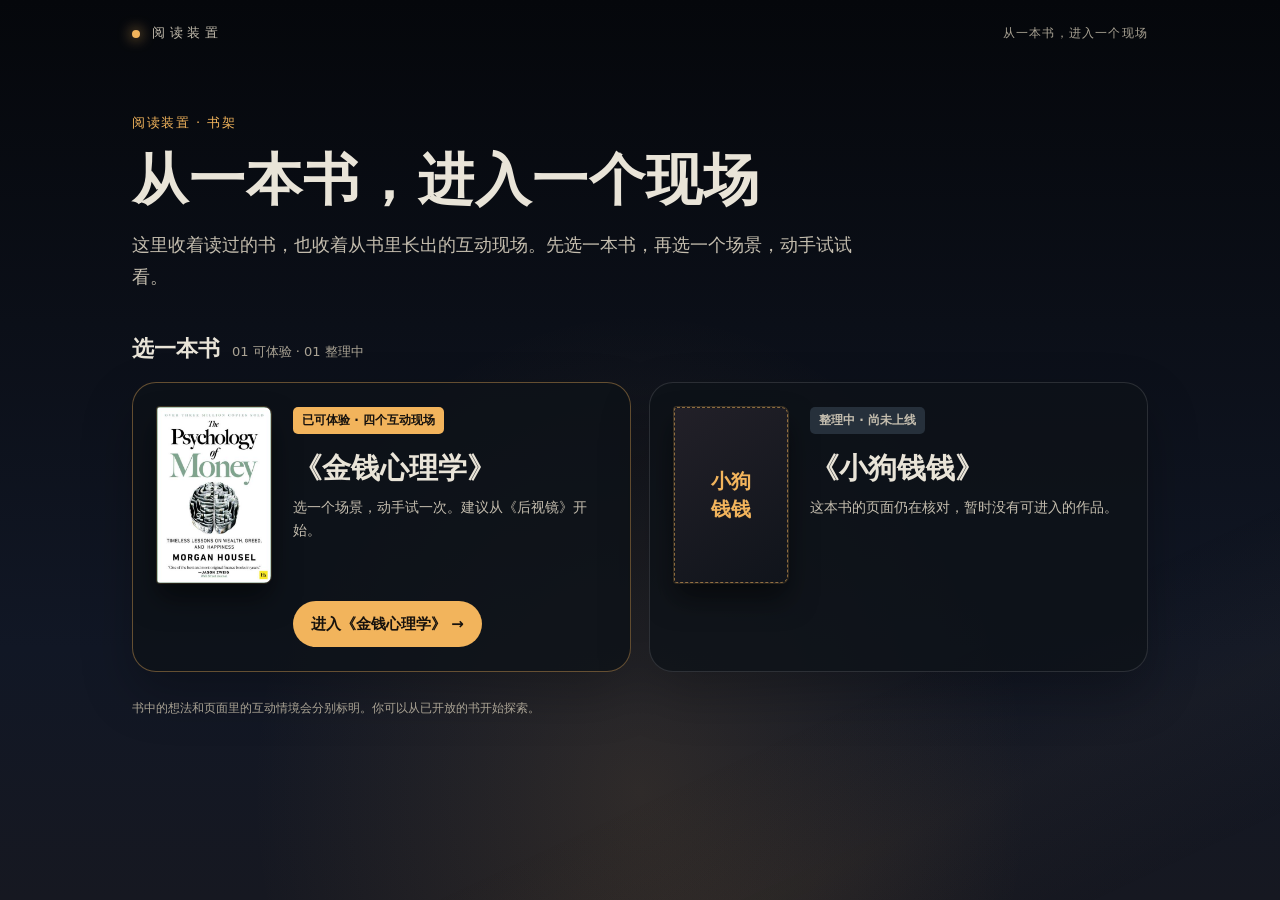
<file: index.html>
<!DOCTYPE html>
<html lang="zh-CN">
<head>
  <meta charset="UTF-8">
  <meta name="viewport" content="width=device-width, initial-scale=1, viewport-fit=cover">
  <meta name="theme-color" content="#080b10">
  <title>阅读装置｜选一本书</title>
  <style>
    :root {
      color-scheme: dark;
      --ink: #e9e4d8;
      --muted: #c5beaf;
      --amber: #f2b45c;
      --cyan: #8fd3e8;
    }
    * { box-sizing: border-box; }
    html { min-height: 100%; background: #080b10; }
    body {
      min-height: 100vh;
      min-height: 100dvh;
      margin: 0;
      overflow-x: hidden;
      color: var(--ink);
      background:
        radial-gradient(ellipse at 50% 88%, rgba(242, 180, 92, .12), transparent 43%),
        linear-gradient(180deg, #05070b 0%, #111725 72%, #161821 100%);
      font-family: "PingFang SC", "Hiragino Sans GB", "Noto Sans SC", "Microsoft YaHei", system-ui, sans-serif;
      -webkit-font-smoothing: antialiased;
    }
    body::before {
      content: "";
      position: fixed;
      inset: 0;
      pointer-events: none;
      opacity: .35;
      background: linear-gradient(155deg, transparent 73%, rgba(242, 180, 92, .08) 84%, transparent 95%);
    }
    a { color: inherit; text-decoration: none; }
    .shell { position: relative; width: min(1080px, 100%); margin: 0 auto; padding: 24px 32px 56px; }
    .top { display: flex; align-items: center; justify-content: space-between; gap: 16px; }
    .brand { color: var(--muted); font-size: 13px; letter-spacing: .36em; white-space: nowrap; }
    .brand::before {
      content: "";
      display: inline-block;
      width: 8px;
      height: 8px;
      margin-right: 12px;
      border-radius: 50%;
      vertical-align: middle;
      background: var(--amber);
      box-shadow: 0 0 14px var(--amber);
    }
    .top-note { color: #aaa394; font-size: 12px; letter-spacing: .1em; }
    .hero { max-width: 790px; margin: clamp(40px, 8vh, 84px) 0 42px; }
    .eyebrow { margin: 0 0 14px; color: var(--amber); font-size: 13px; letter-spacing: .12em; }
    h1 { margin: 0; font-size: clamp(34px, 5vw, 56px); line-height: 1.2; letter-spacing: .02em; }
    .hero p:last-child { max-width: 720px; margin: 16px 0 0; color: var(--muted); font-size: clamp(15px, 1.7vw, 18px); line-height: 1.75; }
    .section-title { display: flex; align-items: baseline; gap: 12px; margin: 0 0 18px; }
    .section-title h2 { margin: 0; font-size: 22px; }
    .section-title span { color: #aaa394; font-size: 13px; }
    .shelf { display: grid; grid-template-columns: repeat(2, minmax(0, 1fr)); gap: 18px; }
    .book-card {
      min-width: 0;
      min-height: 290px;
      display: grid;
      grid-template-columns: 114px minmax(0, 1fr);
      gap: 22px;
      padding: 24px;
      border: 1px solid rgba(255, 255, 255, .12);
      border-radius: 24px;
      background: rgba(14, 18, 25, .84);
      box-shadow: 0 22px 50px rgba(0, 0, 0, .25);
    }
    .book-card.available { border-color: rgba(242, 180, 92, .38); }
    .cover {
      align-self: start;
      width: 100%;
      aspect-ratio: 400 / 618;
      border-radius: 3px 7px 7px 3px;
      overflow: hidden;
      box-shadow: 0 16px 28px rgba(0, 0, 0, .5), 0 0 0 1px rgba(242, 180, 92, .22);
    }
    .cover img { display: block; width: 100%; height: 100%; object-fit: cover; }
    .cover.pending {
      display: grid;
      place-items: center;
      padding: 16px;
      border: 1px dashed rgba(242, 180, 92, .55);
      color: var(--amber);
      background: linear-gradient(145deg, #222028, #10141b);
      font-size: 20px;
      font-weight: 700;
      line-height: 1.4;
      text-align: center;
    }
    .card-content { display: flex; flex-direction: column; align-items: flex-start; min-width: 0; }
    .status {
      display: inline-block;
      padding: 5px 9px;
      border-radius: 5px;
      color: #16120e;
      background: var(--amber);
      font-size: 12px;
      font-weight: 700;
    }
    .status.pending { color: var(--muted); background: #26303b; }
    .card-content h3 { margin: 16px 0 8px; font-size: clamp(23px, 2.5vw, 29px); line-height: 1.3; }
    .card-content p { margin: 0; color: var(--muted); font-size: 14px; line-height: 1.65; }
    .enter {
      display: inline-flex;
      align-items: center;
      justify-content: center;
      min-height: 46px;
      margin-top: auto;
      padding: 9px 18px;
      border-radius: 999px;
      color: #17120d;
      background: var(--amber);
      font-size: 15px;
      font-weight: 700;
    }
    .enter:hover, .enter:focus-visible { background: #ffd08a; }
    .enter:focus-visible { outline: 3px solid var(--cyan); outline-offset: 3px; }
    .closing { margin: 26px 0 0; color: #aaa394; font-size: 12px; line-height: 1.7; }
    @media (max-width: 760px) {
      .shell { padding: max(18px, env(safe-area-inset-top)) 20px max(32px, env(safe-area-inset-bottom)); }
      .top-note { font-size: 11px; }
      .hero { margin: 34px 0 25px; }
      .eyebrow { margin-bottom: 8px; }
      h1 { font-size: clamp(28px, 8vw, 38px); }
      .hero p:last-child { margin-top: 10px; font-size: 14px; line-height: 1.6; }
      .section-title { margin-bottom: 12px; }
      .section-title h2 { font-size: 18px; }
      .shelf { grid-template-columns: minmax(0, 1fr); gap: 12px; }
      .book-card { min-height: 0; grid-template-columns: 80px minmax(0, 1fr); gap: 16px; padding: 16px; border-radius: 18px; }
      .card-content h3 { margin: 8px 0 4px; font-size: 21px; }
      .card-content p { font-size: 13px; line-height: 1.5; }
      .enter { min-height: 44px; margin-top: 12px; padding: 8px 14px; font-size: 14px; }
      .cover.pending { font-size: 16px; }
    }
    @media (max-width: 380px) {
      .shell { padding-left: 14px; padding-right: 14px; }
      .top-note { letter-spacing: 0; }
      .book-card { grid-template-columns: 68px minmax(0, 1fr); gap: 12px; }
    }
  </style>
</head>
<body>
  <div class="shell">
    <header class="top">
      <span class="brand">阅读装置</span>
      <span class="top-note">从一本书，进入一个现场</span>
    </header>

    <main>
      <section class="hero" aria-labelledby="page-title">
        <p class="eyebrow">阅读装置 · 书架</p>
        <h1 id="page-title">从一本书，进入一个现场</h1>
        <p>这里收着读过的书，也收着从书里长出的互动现场。先选一本书，再选一个场景，动手试试看。</p>
      </section>

      <section aria-labelledby="shelf-title">
        <div class="section-title">
          <h2 id="shelf-title">选一本书</h2>
          <span>01 可体验 · 01 整理中</span>
        </div>
        <div class="shelf">
          <article class="book-card available">
            <div class="cover"><img src="assets/psychology-of-money-english-cover.jpg" alt="《金钱心理学》英文版封面"></div>
            <div class="card-content">
              <span class="status">已可体验 · 四个互动现场</span>
              <h3>《金钱心理学》</h3>
              <p>选一个场景，动手试一次。建议从《后视镜》开始。</p>
              <a class="enter" href="books/psychology-of-money.html">进入《金钱心理学》 →</a>
            </div>
          </article>

          <article class="book-card">
            <div class="cover pending" aria-hidden="true">小狗<br>钱钱</div>
            <div class="card-content">
              <span class="status pending">整理中 · 尚未上线</span>
              <h3>《小狗钱钱》</h3>
              <p>这本书的页面仍在核对，暂时没有可进入的作品。</p>
            </div>
          </article>
        </div>
      </section>
      <p class="closing">书中的想法和页面里的互动情境会分别标明。你可以从已开放的书开始探索。</p>
    </main>
  </div>
</body>
</html>
</file>
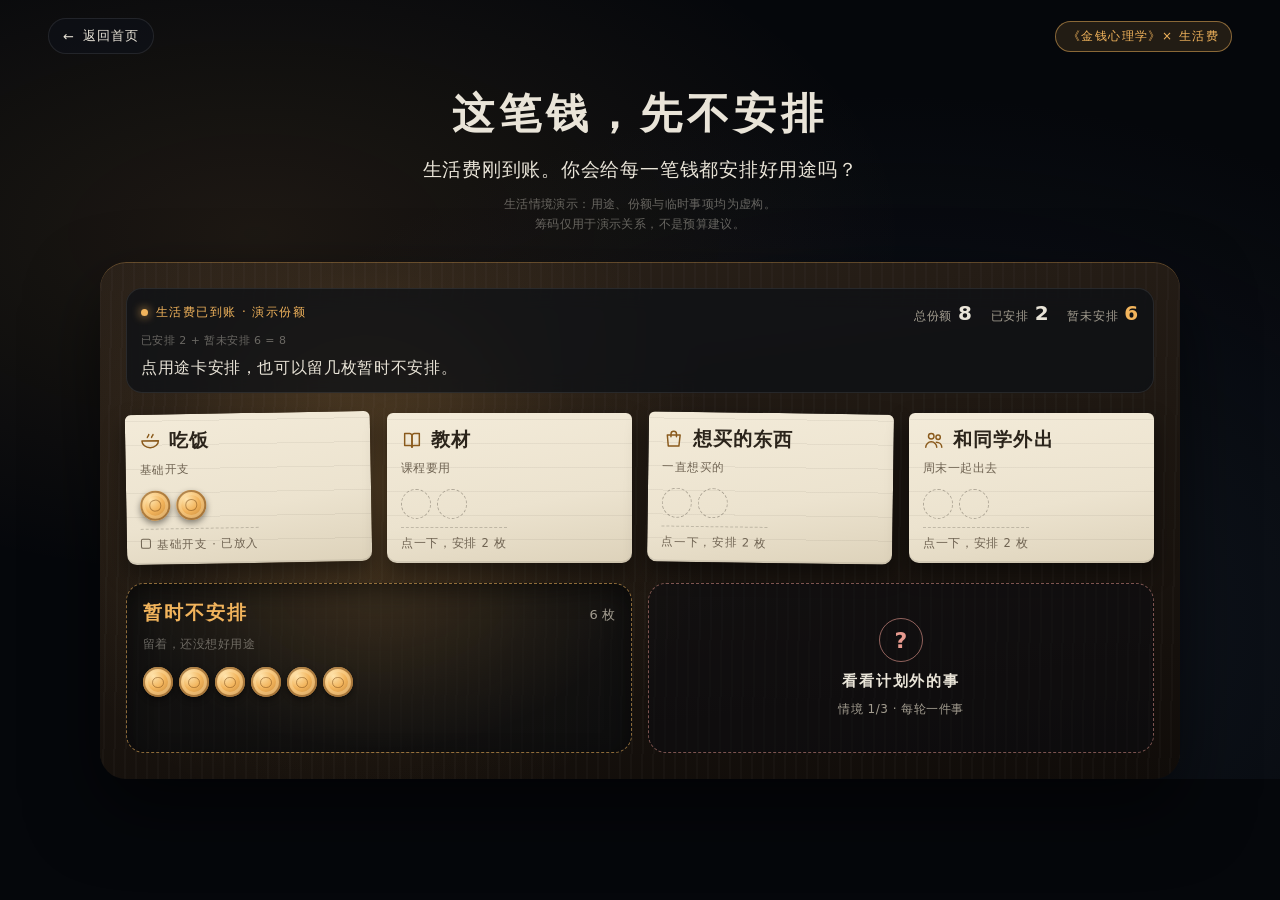
<file: buffer.html>
<!-- File: buffer.html -->
<!DOCTYPE html>
<html lang="zh-CN">
<head>
<meta charset="UTF-8">
<meta name="viewport" content="width=device-width, initial-scale=1, viewport-fit=cover">
<title>这笔钱，先不安排｜阅读装置</title>
<style>
  :root {
    --ink: #e9e4d8;
    --ink-dim: #a39d90;
    --ink-faint: rgba(233, 228, 216, 0.4);
    --amber: #f2b45c;
    --amber-soft: rgba(242, 180, 92, 0.12);
    --rose: #e79a8f;
    --cyan: #8fd3e8;
    --paper: #ece3cf;
    --paper-ink: #2b241b;
    --paper-dim: #6f6352;
    --glass: rgba(12, 16, 22, 0.72);
    --glass-line: rgba(255, 255, 255, 0.09);
    --chip: 30px;
    --ease: cubic-bezier(0.2, 0.8, 0.2, 1);
  }

  * {
    box-sizing: border-box;
    margin: 0;
    padding: 0;
  }

  [hidden] {
    display: none !important;
  }

  html,
  body {
    min-height: 100%;
    background: #05070b;
    color: var(--ink);
    font-family: "PingFang SC", "Hiragino Sans GB", "Noto Sans SC", "Microsoft YaHei", system-ui, sans-serif;
    -webkit-font-smoothing: antialiased;
  }

  body {
    overflow-x: hidden;
    background:
      radial-gradient(ellipse at 20% 30%, rgba(242, 180, 92, 0.1) 0%, transparent 45%),
      radial-gradient(ellipse at 70% 80%, rgba(40, 52, 72, 0.35) 0%, transparent 60%),
      #05070b;
  }

  a {
    color: inherit;
    text-decoration: none;
  }

  button {
    font: inherit;
    color: inherit;
  }

  /* ---------- 顶部 ---------- */
  .top {
    display: flex;
    justify-content: space-between;
    align-items: center;
    gap: 12px;
    padding: max(18px, env(safe-area-inset-top)) clamp(16px, 4vw, 48px) 0;
  }

  .back {
    display: inline-flex;
    align-items: center;
    gap: 8px;
    padding: 8px 14px;
    border-radius: 999px;
    border: 1px solid var(--glass-line);
    background: rgba(14, 18, 25, 0.6);
    font-size: 13px;
    letter-spacing: 0.08em;
    outline: none;
    transition: border-color 0.3s;
  }

  .back:hover,
  .back:focus-visible {
    border-color: rgba(242, 180, 92, 0.55);
  }

  .back:focus-visible {
    box-shadow: 0 0 0 3px rgba(143, 211, 232, 0.7);
  }

  .kicker {
    font-size: 12px;
    letter-spacing: 0.12em;
    padding: 6px 12px;
    border: 1px solid rgba(242, 180, 92, 0.5);
    border-radius: 999px;
    color: var(--amber);
    background: var(--amber-soft);
    white-space: nowrap;
  }

  /* ---------- 开场 ---------- */
  .intro {
    text-align: center;
    padding: clamp(16px, 3.5vh, 32px) 16px 0;
  }

  .intro h1 {
    font-size: clamp(26px, 5vw, 42px);
    font-weight: 800;
    letter-spacing: 0.12em;
  }

  .lead {
    margin-top: 12px;
    font-size: clamp(15px, 2.2vw, 19px);
    line-height: 1.6;
    letter-spacing: 0.04em;
  }

  .demo {
    margin-top: 10px;
    font-size: 12px;
    line-height: 1.7;
    color: var(--ink-faint);
    letter-spacing: 0.03em;
  }

  /* ---------- 书桌 ---------- */
  .scene {
    position: relative;
    width: min(1080px, 100% - 24px);
    margin: clamp(16px, 3vh, 28px) auto 0;
    padding: clamp(14px, 2.4vw, 26px);
  }

  .desk-bg {
    position: absolute;
    inset: 0;
    border-radius: 26px;
    overflow: hidden;
    pointer-events: none;
    background:
      repeating-linear-gradient(91deg, rgba(255, 255, 255, 0.018) 0 2px, transparent 2px 11px),
      linear-gradient(172deg, #2a2119 0%, #1a140f 62%, #100c09 100%);
    box-shadow:
      inset 0 1px 0 rgba(242, 180, 92, 0.28),
      0 30px 70px rgba(0, 0, 0, 0.55);
  }

  .lamp {
    position: absolute;
    left: -10%;
    top: -30%;
    width: 70%;
    aspect-ratio: 1;
    border-radius: 50%;
    background: radial-gradient(circle, rgba(242, 180, 92, 0.24) 0%, rgba(242, 180, 92, 0.05) 40%, transparent 65%);
    animation: breathe 8s ease-in-out infinite;
  }

  @keyframes breathe {
    0%, 100% {
      opacity: 0.75;
    }
    50% {
      opacity: 1;
    }
  }

  .scene-inner {
    position: relative;
    display: flex;
    flex-direction: column;
    gap: clamp(14px, 2vw, 20px);
  }

  /* ---------- 账目条 ---------- */
  .status {
    position: sticky;
    top: 8px;
    z-index: 10;
    display: flex;
    flex-direction: column;
    gap: 8px;
    padding: 12px 14px;
    border-radius: 16px;
    background: var(--glass);
    border: 1px solid var(--glass-line);
    backdrop-filter: blur(10px);
    -webkit-backdrop-filter: blur(10px);
  }

  .ledger {
    display: flex;
    flex-wrap: wrap;
    align-items: center;
    gap: 8px 18px;
  }

  .arrived {
    display: inline-flex;
    align-items: center;
    gap: 8px;
    font-size: 12px;
    letter-spacing: 0.12em;
    color: var(--amber);
    margin-right: auto;
  }

  .arrived::before {
    content: "";
    width: 7px;
    height: 7px;
    border-radius: 50%;
    background: var(--amber);
    box-shadow: 0 0 10px var(--amber);
  }

  .l-item {
    display: inline-flex;
    align-items: baseline;
    gap: 6px;
    font-size: 12px;
    color: var(--ink-dim);
    letter-spacing: 0.06em;
  }

  .l-item b {
    display: inline-block;
    min-width: 1ch;
    font-size: 20px;
    font-weight: 800;
    color: var(--ink);
    font-variant-numeric: tabular-nums;
  }

  .l-item.free b {
    color: var(--amber);
  }

  .l-item.paid b {
    color: var(--rose);
  }

  .bump {
    animation: bump 0.45s var(--ease);
  }

  @keyframes bump {
    0% {
      transform: scale(1);
    }
    40% {
      transform: scale(1.35);
    }
    100% {
      transform: scale(1);
    }
  }

  .sum {
    font-size: 11px;
    color: var(--ink-faint);
    letter-spacing: 0.04em;
    font-variant-numeric: tabular-nums;
  }

  .hint {
    font-size: clamp(14px, 1.9vw, 16px);
    line-height: 1.55;
    letter-spacing: 0.04em;
    min-height: 1.55em;
    color: var(--ink);
  }

  /* ---------- 用途卡 ---------- */
  .uses {
    display: grid;
    grid-template-columns: repeat(4, 1fr);
    gap: clamp(10px, 1.6vw, 16px);
  }

  .use {
    position: relative;
    display: flex;
    flex-direction: column;
    gap: 8px;
    min-height: 150px;
    padding: 14px 14px 12px;
    border: 0;
    border-radius: 6px 6px 10px 10px;
    text-align: left;
    color: var(--paper-ink);
    background:
      repeating-linear-gradient(0deg, transparent 0 23px, rgba(43, 36, 27, 0.06) 23px 24px),
      linear-gradient(170deg, #f3ebd9 0%, var(--paper) 60%, #ddd2ba 100%);
    box-shadow:
      0 10px 22px rgba(0, 0, 0, 0.45),
      inset 0 -2px 0 rgba(0, 0, 0, 0.08);
    cursor: pointer;
    outline: none;
    transition: box-shadow 0.35s ease, filter 0.35s ease, opacity 0.35s ease;
    -webkit-tap-highlight-color: transparent;
  }

  .use:nth-child(1) {
    rotate: -1deg;
  }

  .use:nth-child(3) {
    rotate: 0.8deg;
  }

  .use[aria-disabled="true"] {
    cursor: default;
  }

  .use:hover:not([aria-disabled="true"]) {
    box-shadow:
      0 14px 28px rgba(0, 0, 0, 0.5),
      0 0 0 2px rgba(242, 180, 92, 0.7);
  }

  .use:focus-visible {
    box-shadow:
      0 0 0 3px #05070b,
      0 0 0 6px var(--cyan),
      0 10px 22px rgba(0, 0, 0, 0.45);
  }

  .use-head {
    display: flex;
    align-items: center;
    gap: 8px;
  }

  .use-icon {
    width: 22px;
    height: 22px;
    flex: none;
    color: #8a5a1c;
  }

  .use-icon svg {
    width: 100%;
    height: 100%;
    display: block;
  }

  .use-name {
    font-size: clamp(16px, 1.7vw, 19px);
    font-weight: 800;
    letter-spacing: 0.06em;
  }

  .use-note {
    font-size: 11.5px;
    color: var(--paper-dim);
    letter-spacing: 0.04em;
  }

  .bed {
    display: flex;
    flex-wrap: wrap;
    align-items: center;
    gap: 6px;
    min-height: var(--chip);
  }

  .use .bed {
    margin-top: auto;
  }

  .use-state {
    font-size: 11.5px;
    letter-spacing: 0.06em;
    color: var(--paper-dim);
    padding-top: 8px;
    border-top: 1px dashed rgba(43, 36, 27, 0.22);
  }

  .use.locked .use-state::before {
    content: "";
    display: inline-block;
    width: 8px;
    height: 8px;
    margin-right: 6px;
    border-radius: 2px;
    border: 1.5px solid currentColor;
    vertical-align: 0;
  }

  .use.releasable {
    animation: offer 1.8s ease-in-out infinite;
  }

  .use.releasable .use-state {
    color: #8a5a1c;
    font-weight: 700;
  }

  @keyframes offer {
    0%, 100% {
      box-shadow: 0 10px 22px rgba(0, 0, 0, 0.45), 0 0 0 2px rgba(242, 180, 92, 0.3);
    }
    50% {
      box-shadow: 0 10px 22px rgba(0, 0, 0, 0.45), 0 0 0 4px rgba(242, 180, 92, 0.85);
    }
  }

  .use.dim {
    filter: saturate(0.6) brightness(0.82);
  }

  .use.paused {
    filter: saturate(0.5) brightness(0.86);
  }

  .stamp {
    position: absolute;
    top: 12px;
    right: 10px;
    padding: 3px 8px;
    border: 2px solid #b5574b;
    border-radius: 4px;
    color: #b5574b;
    font-size: 12px;
    font-weight: 800;
    letter-spacing: 0.14em;
    rotate: -8deg;
    opacity: 0;
    scale: 1.4;
    transition: opacity 0.35s ease 0.25s, scale 0.35s var(--ease) 0.25s;
    pointer-events: none;
  }

  .use.paused .stamp {
    opacity: 0.9;
    scale: 1;
  }

  /* ---------- 筹码 ---------- */
  .chip {
    position: relative;
    flex: none;
    width: var(--chip);
    height: var(--chip);
    border-radius: 50%;
    background: radial-gradient(circle at 34% 30%, #ffe4ad 0%, #f2b45c 42%, #b6772a 100%);
    box-shadow:
      inset 0 0 0 2px rgba(120, 72, 20, 0.55),
      inset 0 0 0 5px rgba(255, 232, 186, 0.32),
      0 3px 6px rgba(0, 0, 0, 0.45);
  }

  .chip::after {
    content: "";
    position: absolute;
    inset: 31%;
    border-radius: 50%;
    border: 1.5px solid rgba(120, 72, 20, 0.5);
  }

  .chip.moving {
    z-index: 20;
  }

  .gap {
    flex: none;
    width: var(--chip);
    height: var(--chip);
    border-radius: 50%;
    border: 1.5px dashed rgba(43, 36, 27, 0.32);
  }

  /* ---------- 下排：留白区与计划外 ---------- */
  .lower {
    display: grid;
    grid-template-columns: 1fr 1fr;
    gap: clamp(10px, 1.6vw, 16px);
    align-items: stretch;
  }

  .tray {
    position: relative;
    display: flex;
    flex-direction: column;
    gap: 10px;
    min-height: 170px;
    padding: 16px;
    border-radius: 18px;
    border: 1.5px dashed rgba(242, 180, 92, 0.55);
    background:
      radial-gradient(ellipse at 50% 0%, rgba(242, 180, 92, 0.12), transparent 70%),
      rgba(10, 13, 18, 0.55);
    box-shadow: inset 0 8px 24px rgba(0, 0, 0, 0.45);
  }

  .tray-head {
    display: flex;
    justify-content: space-between;
    align-items: baseline;
    gap: 10px;
  }

  .tray-name {
    font-size: clamp(16px, 1.8vw, 19px);
    font-weight: 800;
    letter-spacing: 0.1em;
    color: var(--amber);
  }

  .tray-count {
    font-size: 13px;
    color: var(--ink-dim);
    font-variant-numeric: tabular-nums;
  }

  .tray-sub {
    font-size: 12px;
    color: var(--ink-faint);
    letter-spacing: 0.04em;
  }

  .tray .bed {
    flex: 1;
    align-content: flex-start;
    padding-top: 4px;
  }

  .tray-empty {
    font-size: 12px;
    color: var(--ink-faint);
    letter-spacing: 0.1em;
  }

  .event-zone {
    position: relative;
    display: flex;
    min-height: 170px;
  }

  .event-btn {
    flex: 1;
    display: flex;
    flex-direction: column;
    align-items: center;
    justify-content: center;
    gap: 10px;
    border-radius: 18px;
    border: 1.5px dashed rgba(231, 154, 143, 0.5);
    background: rgba(10, 13, 18, 0.45);
    cursor: pointer;
    outline: none;
    transition: border-color 0.3s, background 0.3s;
  }

  .event-btn:hover {
    border-color: var(--rose);
    background: rgba(231, 154, 143, 0.08);
  }

  .event-btn:focus-visible {
    box-shadow: 0 0 0 3px var(--cyan);
  }

  .event-q {
    display: grid;
    place-items: center;
    width: 44px;
    height: 44px;
    border-radius: 50%;
    border: 1.5px solid rgba(231, 154, 143, 0.6);
    color: var(--rose);
    font-size: 22px;
    font-weight: 800;
    animation: knock 2.6s ease-in-out infinite;
  }

  @keyframes knock {
    0%, 80%, 100% {
      rotate: 0deg;
    }
    85% {
      rotate: -10deg;
    }
    90% {
      rotate: 8deg;
    }
    95% {
      rotate: -4deg;
    }
  }

  .event-btn-text {
    font-size: 15px;
    font-weight: 700;
    letter-spacing: 0.12em;
    color: var(--ink);
  }

  .event-card {
    flex: 1;
    position: relative;
    display: flex;
    flex-direction: column;
    gap: 10px;
    padding: 16px;
    border-radius: 18px;
    background:
      radial-gradient(ellipse at 90% 0%, rgba(231, 154, 143, 0.2), transparent 60%),
      rgba(14, 18, 25, 0.88);
    border: 1px solid rgba(231, 154, 143, 0.45);
    box-shadow: 0 18px 40px rgba(0, 0, 0, 0.5);
    opacity: 0;
    translate: 0 14px;
    transition: opacity 0.45s ease, translate 0.5s var(--ease);
  }

  .event-card.show {
    opacity: 1;
    translate: 0 0;
  }

  .ev-top {
    display: flex;
    justify-content: space-between;
    align-items: center;
    gap: 10px;
  }

  .ev-tag {
    font-size: 11px;
    font-weight: 800;
    letter-spacing: 0.18em;
    padding: 4px 9px;
    border-radius: 4px;
    color: #0d1117;
    background: var(--rose);
  }

  .ev-status {
    font-size: 12px;
    letter-spacing: 0.1em;
    color: var(--rose);
  }

  .ev-main {
    display: flex;
    align-items: center;
    gap: 12px;
  }

  .ev-icon {
    flex: none;
    width: 34px;
    height: 34px;
    color: var(--rose);
  }

  .ev-icon svg {
    width: 100%;
    height: 100%;
    display: block;
  }

  .ev-text {
    font-size: clamp(16px, 1.9vw, 19px);
    font-weight: 800;
    line-height: 1.45;
    letter-spacing: 0.04em;
  }

  .ev-sub {
    font-size: 12px;
    color: var(--ink-dim);
    letter-spacing: 0.04em;
  }

  .event-card .gap {
    border-color: rgba(231, 154, 143, 0.6);
  }

  .ev-ledger {
    display: flex;
    flex-wrap: wrap;
    gap: 6px 16px;
    font-size: 12.5px;
    color: var(--ink-dim);
    font-variant-numeric: tabular-nums;
  }

  .ev-ledger b {
    font-size: 15px;
    color: var(--ink);
  }

  .ev-ledger .unpaid b {
    color: var(--rose);
  }

  .ev-actions {
    display: flex;
    flex-wrap: wrap;
    gap: 8px;
    margin-top: auto;
  }

  /* ---------- 按钮 ---------- */
  .btn {
    display: inline-flex;
    align-items: center;
    justify-content: center;
    gap: 8px;
    padding: 10px 18px;
    border-radius: 999px;
    border: 1px solid rgba(242, 180, 92, 0.55);
    background: rgba(242, 180, 92, 0.1);
    color: var(--amber);
    font-size: 14px;
    letter-spacing: 0.08em;
    cursor: pointer;
    outline: none;
    transition: background 0.3s, color 0.3s;
  }

  .btn:hover {
    background: rgba(242, 180, 92, 0.22);
  }

  .btn.primary {
    background: var(--amber);
    color: #0d1117;
    font-weight: 700;
  }

  .btn.primary:hover {
    background: #f6c47a;
  }

  .btn:focus-visible {
    box-shadow: 0 0 0 3px var(--cyan);
  }

  /* ---------- 发现 ---------- */
  .finale {
    width: min(760px, 100% - 32px);
    margin: clamp(24px, 4vh, 40px) auto max(36px, env(safe-area-inset-bottom));
    display: flex;
    flex-direction: column;
    align-items: center;
    gap: 16px;
    text-align: center;
    opacity: 0;
    translate: 0 10px;
    transition: opacity 0.6s ease, translate 0.6s var(--ease);
  }

  .finale.show {
    opacity: 1;
    translate: 0 0;
  }

  .feedback {
    font-size: clamp(17px, 2.4vw, 21px);
    font-weight: 700;
    line-height: 1.6;
    letter-spacing: 0.04em;
    outline: none;
  }

  .balance {
    font-size: 13px;
    color: var(--ink-dim);
    letter-spacing: 0.04em;
    line-height: 1.6;
  }

  .thesis-wrap {
    width: 100%;
    padding: 22px 16px 18px;
    border-top: 1px solid rgba(242, 180, 92, 0.3);
    border-bottom: 1px solid rgba(242, 180, 92, 0.3);
  }

  .thesis {
    font-size: clamp(22px, 4.2vw, 34px);
    font-weight: 800;
    line-height: 1.45;
    letter-spacing: 0.08em;
    color: var(--amber);
  }

  .thesis-tag {
    margin-top: 8px;
    font-size: 11px;
    letter-spacing: 0.2em;
    color: var(--ink-faint);
  }

  .notes {
    width: 100%;
    display: grid;
    grid-template-columns: 1fr 1fr;
    gap: 12px;
    text-align: left;
  }

  .note {
    display: flex;
    flex-direction: column;
    gap: 8px;
    padding: 14px 16px;
    border-radius: 14px;
    background: rgba(14, 18, 25, 0.62);
    border: 1px solid var(--glass-line);
    backdrop-filter: blur(8px);
    -webkit-backdrop-filter: blur(8px);
  }

  .note-tag {
    align-self: flex-start;
    font-size: 10.5px;
    font-weight: 700;
    letter-spacing: 0.14em;
    padding: 4px 8px;
    border-radius: 4px;
    color: #0d1117;
    background: var(--amber);
  }

  .note.mine .note-tag {
    background: var(--rose);
  }

  .note p {
    font-size: 13.5px;
    line-height: 1.7;
  }

  /* ---------- 手机 ---------- */
  @media (max-width: 760px) {
    :root {
      --chip: 25px;
    }

    .kicker {
      font-size: 11px;
      padding: 5px 10px;
    }

    .uses {
      grid-template-columns: 1fr 1fr;
    }

    .use {
      min-height: 132px;
      padding: 12px 12px 10px;
    }

    .lower {
      grid-template-columns: 1fr;
    }

    .tray,
    .event-zone {
      min-height: 140px;
    }

    .ledger {
      gap: 6px 14px;
    }

    .arrived {
      width: 100%;
    }

    .l-item b {
      font-size: 18px;
    }

    .notes {
      grid-template-columns: 1fr;
    }
  }

  @media (prefers-reduced-motion: reduce) {
    .lamp,
    .event-q,
    .use.releasable,
    .bump {
      animation: none;
    }

    .use,
    .stamp,
    .event-card,
    .finale,
    .btn,
    .event-btn {
      transition: none;
    }
  }
</style>
<link rel="stylesheet" href="mobile.css">
</head>
<body data-page="buffer">

<header class="top">
  <a class="back" id="back" href="index.html"><span aria-hidden="true">←</span><span id="backText"></span></a>
  <span class="kicker" id="kicker"></span>
</header>

<section class="intro">
  <h1 id="title"></h1>
  <p class="lead" id="lead"></p>
  <p class="demo"><span id="demoNote"></span><br><span id="chipNote"></span></p>
</section>

<main class="scene" id="scene" data-phase="arrange">
  <div class="desk-bg" aria-hidden="true"><div class="lamp"></div></div>

  <div class="scene-inner">
    <div class="status">
      <div class="ledger">
        <span class="arrived" id="arrived"></span>
        <span class="l-item"><span id="lbTotal"></span><b id="nTotal"></b></span>
        <span class="l-item"><span id="lbArranged"></span><b id="nArranged"></b></span>
        <span class="l-item free"><span id="lbFree"></span><b id="nFree"></b></span>
        <span class="l-item paid" id="paidItem" hidden><span id="lbPaid"></span><b id="nPaid"></b></span>
      </div>
      <p class="sum" id="sum" aria-hidden="true"></p>
      <p class="hint" id="hint" aria-live="polite"></p>
    </div>

    <div class="uses" id="uses" role="group" aria-label="用途卡"></div>

    <div class="lower">
      <section class="tray" id="tray" aria-label="暂时不安排">
        <div class="tray-head">
          <span class="tray-name" id="trayName"></span>
          <span class="tray-count" id="trayCount"></span>
        </div>
        <span class="tray-sub" id="traySub"></span>
        <span class="bed" id="freeBed" aria-hidden="true"></span>
      </section>

      <section class="event-zone" aria-label="计划外的事">
        <button type="button" class="event-btn" id="eventBtn">
          <span class="event-q" aria-hidden="true">?</span>
          <span class="event-btn-text" id="eventBtnText"></span>
          <span class="ev-sub" id="eventRound"></span>
        </button>

        <div class="event-card" id="eventCard" hidden>
          <div class="ev-top">
            <span class="ev-tag" id="evTag"></span>
            <span class="ev-status" id="evStatus"></span>
          </div>
          <div class="ev-main">
            <span class="ev-icon" id="evIcon" aria-hidden="true"></span>
            <p class="ev-text" id="evText"></p>
          </div>
          <p class="ev-sub" id="evSub"></p>
          <span class="bed" id="paidBed" aria-hidden="true"></span>
          <p class="ev-ledger">
            <span><span id="lbEvPaid"></span> <b id="evPaid"></b> / <span id="evCost"></span></span>
            <span class="unpaid"><span id="lbEvUnpaid"></span> <b id="evUnpaid"></b></span>
          </p>
          <div class="ev-actions">
            <button type="button" class="btn primary" id="payBtn"></button>
            <button type="button" class="btn" id="deferBtn"></button>
          </div>
        </div>
      </section>
    </div>
  </div>
</main>

<section class="finale" id="finale" hidden aria-label="发现">
  <h2 class="feedback" id="feedback" tabindex="-1"></h2>
  <p class="balance" id="balance"></p>
  <p class="balance">换一种安排：保留当前情境。换个情境：重置筹码，体验下一件事。</p>
  <div class="thesis-wrap">
    <p class="thesis" id="thesis"></p>
    <p class="thesis-tag" id="thesisTag"></p>
  </div>
  <div class="notes" id="notes"></div>
  <div class="ev-actions">
    <button type="button" class="btn primary" id="retryBtn"></button>
    <button type="button" class="btn" id="nextEventBtn"></button>
  </div>
</section>

<script>
/* ==================================================
   配置区：文案与演示参数集中在这里，便于替换
   ================================================== */
var CONFIG = {
  backHref: "index.html",
  backText: "返回首页",
  kicker: "《金钱心理学》× 生活费",
  title: "这笔钱，先不安排",
  lead: "生活费刚到账。你会给每一笔钱都安排好用途吗？",
  demoNote: "生活情境演示：用途、份额与临时事项均为虚构。",
  chipNote: "筹码仅用于演示关系，不是预算建议。",
  arrived: "生活费已到账 · 演示份额",

  totalChips: 8,
  costPerUse: 2,

  uses: [
    { id: "food", name: "吃饭", note: "基础开支", icon: "bowl", locked: true, preset: true },
    { id: "books", name: "教材", note: "课程要用", icon: "book" },
    { id: "wish", name: "想买的东西", note: "一直想买的", icon: "bag" },
    { id: "outing", name: "和同学外出", note: "周末一起出去", icon: "friends" }
  ],

  ledger: {
    total: "总份额",
    arranged: "已安排",
    free: "暂未安排",
    paid: "已支付",
    sumArrange: "已安排 {a} + 暂未安排 {f} = {t}",
    sumEvent: "已安排 {a} + 暂未安排 {f} + 已支付 {p} = {t}"
  },

  tray: {
    name: "暂时不安排",
    sub: "留着，还没想好用途",
    count: "{n} 枚",
    empty: "这里空着"
  },

  labels: {
    locked: "基础开支 · 已放入",
    assigned: "已安排 · 再点可撤回",
    empty: "点一下，安排 {n} 枚",
    release: "点这里，腾出 {n} 枚",
    paused: "计划还在 · 这次暂缓",
    none: "这次未安排",
    kept: "已安排",
    stamp: "这次暂缓"
  },

  event: {
    button: "看看计划外的事",
    tag: "虚构演示",
    sub: "需要 {n} 枚 · 也可以晚些再处理",
    paidLabel: "已支付",
    unpaidLabel: "仍未支付",
    defer: "这次先不处理",
    status: {
      ask: "要现在处理吗？",
      short: "还差 {n} 枚",
      done: "已处理",
      deferred: "待处理"
    }
  },

  events: [
    { name: "耳机维修", icon: "headphones", text: "耳机突然坏了，这次想修好它。", cost: 3, pay: "现在修好它" },
    { name: "水杯更换", icon: "cup", text: "水杯摔裂了，这次想换一个。", cost: 2, pay: "现在换一个" },
    { name: "工作坊机会", icon: "workshop", text: "看到一个感兴趣的校外工作坊，这次想报名参加。", cost: 5, pay: "这次报名参加" }
  ],
  nextEvent: "换个情境试试",
  eventRound: "情境 {n}/{total} · 每轮一件事",

  hints: {
    arrange: "点用途卡安排，也可以留几枚暂时不安排。",
    assigned: "「{name}」放入 {n} 枚。",
    withdrawn: "「{name}」的 {n} 枚回到暂未安排，之后还能再安排。",
    locked: "吃饭是基础开支，本演示中不撤回。",
    notEnough: "暂未安排的不够 {n} 枚，可以先撤回一项。",
    eventShown: "计划外的事来了。现在处理，还是先放一放？",
    eventFirst: "先决定要不要现在处理。",
    covered: "这次用到了未安排的部分，原来的安排不用改。",
    partial: "未安排的部分先付了 {paid} 枚，还差 {short} 枚。要现在处理，你准备从哪项腾出来？",
    none: "暂未安排的部分是 0，还差 {short} 枚。要现在处理，你准备从哪项腾出来？",
    lockedPay: "吃饭是基础开支，这里不从它腾挪。",
    cannotRelease: "这一项没有可腾出的份额。",
    releaseMore: "「{name}」这次暂缓，{paid} 枚付给临时事项。还差 {short} 枚。",
    releaseDone: "「{name}」这次暂缓，{paid} 枚付给临时事项{back}。缺口补上了。",
    releaseBack: "，{n} 枚回到暂未安排",
    deferredNow: "临时事项先放着，账目保持原样。",
    locked2: "这一轮已经结束，可以换一种安排再试。",
    reset: "回到刚到账的时候：同样的份额，同样的计划外的事。"
  },

  feedback: {
    covered: "留出的部分够用，这次保住了原来的安排。",
    adjusted: "留出的部分不够，你调整了{n}项安排。",
    adjustedNone: "这次没有留出的部分，你调整了{n}项安排。",
    deferred: "你选择暂时不处理，原来的安排保留了，临时事项仍待处理。",
    deferredPartial: "留出的部分先付了 {paid} 枚，还差 {unpaid} 枚，你选择这次先不处理；原来的安排保留了。",
    deferredAdjusted: "你调整了{n}项安排，还差 {unpaid} 枚，你选择这次先不处理。",
    balanceLeft: "留出余地的同时，有{n}项计划这一轮没有拿到份额。",
    balanceFull: "这一轮，每项计划都先拿到了份额。"
  },

  numerals: ["零", "一", "两", "三", "四", "五"],

  thesis: "有些钱，是留给还没想到的事的。",
  thesisTag: "作品概括",

  sources: [
    {
      kind: "book",
      tag: "书中观点 · 内容概括",
      text: "《金钱心理学》讨论了不以具体消费目标为前提的储蓄，以及为不确定性保留容错空间。"
    },
    {
      kind: "mine",
      tag: "我的理解 · 内容概括",
      text: "我从“存钱要有明确用途”，开始理解“有些钱可以先为未知留着”。"
    }
  ],

  retry: "换一种安排再试"
};
/* ================== 配置区结束 ================== */

(function () {
  var C = CONFIG;
  var reduce = window.matchMedia("(prefers-reduced-motion: reduce)").matches;
  var TOTAL = C.totalChips;
  var eventIndex = 0;
  var EC = C.events[eventIndex].cost;

  function $(id) {
    return document.getElementById(id);
  }

  function fmt(s, data) {
    return String(s).replace(/\{(\w+)\}/g, function (m, k) {
      return data && data[k] !== undefined ? data[k] : m;
    });
  }

  function cn(n) {
    return C.numerals[n] !== undefined ? C.numerals[n] : String(n);
  }

  var ICONS = {
    bowl: '<path d="M3 11h18a9 7.5 0 0 1-18 0z"/><path d="M9 7.5c0-1.6 1.6-1.6 1.6-3.4M13.6 7.5c0-1.6 1.6-1.6 1.6-3.4"/>',
    book: '<path d="M4 5h5.5A2.5 2.5 0 0 1 12 7.5V20a2 2 0 0 0-2-2H4z"/><path d="M20 5h-5.5A2.5 2.5 0 0 0 12 7.5V20a2 2 0 0 1 2-2h6z"/>',
    bag: '<path d="M5 8h14l-1.2 12H6.2z"/><path d="M9 10V7a3 3 0 0 1 6 0v3"/>',
    friends: '<circle cx="9" cy="8" r="3"/><circle cx="16.5" cy="9" r="2.4"/><path d="M3 20c0-3.4 2.7-6 6-6s6 2.6 6 6"/><path d="M14.5 14.4c3 0 6 2 6 5.6"/>',
    headphones: '<path d="M4 15v-3a8 8 0 0 1 16 0v3"/><rect x="3" y="14" width="4.5" height="6.5" rx="1.6"/><rect x="16.5" y="14" width="4.5" height="6.5" rx="1.6"/><path d="M11 10l2 2-2 2"/>'
  };

  ICONS.cup = '<path d="M5 4h12l-1 16H6z"/><path d="M17 7h2a2 2 0 0 1 0 5h-2"/><path d="M11 7l-2 4 3 2-2 4"/>';
  ICONS.workshop = '<rect x="3" y="4" width="18" height="14" rx="2"/><path d="M7 9h10M7 13h6M9 18v3M15 18v3"/>';

  function icon(k) {
    return '<svg viewBox="0 0 24 24" fill="none" stroke="currentColor" stroke-width="1.6" stroke-linecap="round" stroke-linejoin="round">' + (ICONS[k] || "") + "</svg>";
  }

  function useCost(u) {
    return u.cost || C.costPerUse;
  }

  function useById(id) {
    for (var i = 0; i < C.uses.length; i++) {
      if (C.uses[i].id === id) return C.uses[i];
    }
    return null;
  }

  /* ---------- 静态文字 ---------- */
  $("back").href = C.backHref;
  $("backText").textContent = C.backText;
  $("kicker").textContent = C.kicker;
  $("title").textContent = C.title;
  $("lead").textContent = C.lead;
  $("demoNote").textContent = C.demoNote;
  $("chipNote").textContent = C.chipNote;
  $("arrived").textContent = C.arrived;
  $("lbTotal").textContent = C.ledger.total;
  $("lbArranged").textContent = C.ledger.arranged;
  $("lbFree").textContent = C.ledger.free;
  $("lbPaid").textContent = C.ledger.paid;
  $("trayName").textContent = C.tray.name;
  $("traySub").textContent = C.tray.sub;
  $("eventBtnText").textContent = C.event.button;
  $("evTag").textContent = C.event.tag;
  $("evSub").textContent = fmt(C.event.sub, { n: EC });
  $("lbEvPaid").textContent = C.event.paidLabel;
  $("lbEvUnpaid").textContent = C.event.unpaidLabel;
  $("evCost").textContent = EC;
  $("deferBtn").textContent = C.event.defer;
  $("thesis").textContent = C.thesis;
  $("thesisTag").textContent = C.thesisTag;
  $("retryBtn").textContent = C.retry;
  $("nextEventBtn").textContent = C.nextEvent;
  $("nTotal").textContent = TOTAL;

  C.sources.forEach(function (s) {
    var box = document.createElement("article");
    box.className = "note" + (s.kind === "mine" ? " mine" : "");
    var tag = document.createElement("span");
    tag.className = "note-tag";
    tag.textContent = s.tag;
    var p = document.createElement("p");
    p.textContent = s.text;
    box.appendChild(tag);
    box.appendChild(p);
    $("notes").appendChild(box);
  });

  /* ---------- 用途卡 ---------- */
  var usesEl = $("uses");
  var cardEls = {};
  var beds = {};

  C.uses.forEach(function (u) {
    var b = document.createElement("button");
    b.type = "button";
    b.className = "use" + (u.locked ? " locked" : "");
    b.innerHTML =
      '<span class="use-head">' +
        '<span class="use-icon" aria-hidden="true">' + icon(u.icon) + "</span>" +
        '<span class="use-name"></span>' +
      "</span>" +
      '<span class="use-note"></span>' +
      '<span class="bed" aria-hidden="true"></span>' +
      '<span class="use-state"></span>' +
      '<span class="stamp" aria-hidden="true"></span>';
    b.querySelector(".use-name").textContent = u.name;
    b.querySelector(".use-note").textContent = u.note || "";
    b.querySelector(".stamp").textContent = C.labels.stamp;
    b.addEventListener("click", function () {
      onUse(u.id);
    });
    usesEl.appendChild(b);
    cardEls[u.id] = b;
    beds[u.id] = b.querySelector(".bed");
  });

  beds.free = $("freeBed");
  beds.paid = $("paidBed");

  /* ---------- 筹码 ---------- */
  var chips = [];
  for (var i = 0; i < TOTAL; i++) {
    var chip = document.createElement("span");
    chip.className = "chip";
    chips.push(chip);
  }

  /* ---------- 状态 ---------- */
  var state;
  var busy = false;

  function initialLoc() {
    var loc = [];
    C.uses.forEach(function (u) {
      if (u.preset) {
        for (var j = 0; j < useCost(u) && loc.length < TOTAL; j++) {
          loc.push(u.id);
        }
      }
    });
    while (loc.length < TOTAL) {
      loc.push("free");
    }
    return loc;
  }

  function freshState() {
    return {
      phase: "arrange",
      loc: initialLoc(),
      paused: {},
      adjusted: 0,
      fromFree: 0,
      freeAtPay: 0,
      unassignedAtEvent: 0,
      outcome: null
    };
  }

  state = freshState();

  function count(where) {
    var n = 0;
    for (var k = 0; k < state.loc.length; k++) {
      if (state.loc[k] === where) n++;
    }
    return n;
  }

  function arrangedCount() {
    return TOTAL - count("free") - count("paid");
  }

  function moveN(from, to, n) {
    var moved = 0;
    for (var k = state.loc.length - 1; k >= 0 && moved < n; k--) {
      if (state.loc[k] === from) {
        state.loc[k] = to;
        moved++;
      }
    }
    return moved;
  }

  function eventVisible() {
    return state.phase !== "arrange";
  }

  /* ---------- 渲染 ---------- */
  function setNum(el, v) {
    var s = String(v);
    if (el.textContent === s) return;
    el.textContent = s;
    if (!reduce) {
      el.classList.remove("bump");
      void el.offsetWidth;
      el.classList.add("bump");
    }
  }

  function addGaps(bed, n) {
    for (var k = 0; k < n; k++) {
      var g = document.createElement("span");
      g.className = "gap";
      bed.appendChild(g);
    }
  }

  function cardInfo(u) {
    var n = count(u.id);
    var p = state.phase;
    var L = C.labels;
    if (u.locked) {
      return { text: L.locked, active: p === "arrange" || p === "pay" };
    }
    if (state.paused[u.id]) {
      return { text: L.paused, active: false };
    }
    if (p === "arrange") {
      return n > 0
        ? { text: L.assigned, active: true, pressed: true }
        : { text: fmt(L.empty, { n: useCost(u) }), active: true, pressed: false };
    }
    if (p === "pay") {
      return n > 0
        ? { text: fmt(L.release, { n: n }), active: true, release: true }
        : { text: L.none, active: false };
    }
    return n > 0 ? { text: L.kept, active: false } : { text: L.none, active: false };
  }

  function render() {
    var p = state.phase;
    var event = C.events[eventIndex];
    EC = event.cost;
    $("evIcon").innerHTML = icon(event.icon);
    $("evText").textContent = event.text;
    $("evSub").textContent = fmt(C.event.sub, { n: EC });
    $("evCost").textContent = EC;
    $("payBtn").textContent = event.pay;
    $("eventRound").textContent = fmt(C.eventRound, { n: eventIndex + 1, total: C.events.length });
    $("eventBtn").setAttribute("aria-label", C.event.button + "，情境 " + (eventIndex + 1) + "/" + C.events.length);
    $("scene").setAttribute("data-phase", p);

    /* 筹码归位 */
    Object.keys(beds).forEach(function (k) {
      beds[k].textContent = "";
    });
    chips.forEach(function (c, k) {
      beds[state.loc[k]].appendChild(c);
    });

    /* 用途卡 */
    C.uses.forEach(function (u) {
      var el = cardEls[u.id];
      var info = cardInfo(u);
      var n = count(u.id);
      if (!u.locked && !state.paused[u.id] && n === 0) {
        addGaps(beds[u.id], useCost(u));
      }
      el.querySelector(".use-state").textContent = info.text;
      el.classList.toggle("paused", !!state.paused[u.id]);
      el.classList.toggle("releasable", !!info.release);
      el.classList.toggle("dim", p === "pay" && !info.release && !state.paused[u.id]);
      el.setAttribute("aria-disabled", info.active ? "false" : "true");
      if (p === "arrange" && !u.locked) {
        el.setAttribute("aria-pressed", info.pressed ? "true" : "false");
      } else {
        el.removeAttribute("aria-pressed");
      }
      el.setAttribute("aria-label", u.name + "，" + (u.note ? u.note + "，" : "") + n + " 枚，" + info.text);
    });

    /* 留白区 */
    var free = count("free");
    $("trayCount").textContent = fmt(C.tray.count, { n: free });
    if (free === 0) {
      var empty = document.createElement("span");
      empty.className = "tray-empty";
      empty.textContent = C.tray.empty;
      beds.free.appendChild(empty);
    }
    $("tray").setAttribute("aria-label", C.tray.name + "，" + free + " 枚");

    /* 计划外 */
    var paid = count("paid");
    var unpaid = EC - paid;
    var card = $("eventCard");
    var showEvent = eventVisible();
    $("eventBtn").hidden = showEvent;
    if (showEvent && card.hidden) {
      card.hidden = false;
      card.classList.remove("show");
      if (reduce) {
        card.classList.add("show");
      } else {
        requestAnimationFrame(function () {
          requestAnimationFrame(function () {
            card.classList.add("show");
          });
        });
      }
    } else if (!showEvent) {
      card.classList.remove("show");
      card.hidden = true;
    }
    if (showEvent) {
      addGaps(beds.paid, unpaid);
      $("evPaid").textContent = paid;
      $("evUnpaid").textContent = unpaid;
      var st = C.event.status;
      var status = st.ask;
      if (p === "pay") status = fmt(st.short, { n: unpaid });
      if (p === "result") status = unpaid === 0 ? st.done : st.deferred;
      $("evTag").textContent = C.event.tag + " · " + (eventIndex + 1) + "/" + C.events.length;
      $("evStatus").textContent = status;
      $("payBtn").hidden = p !== "event";
      $("deferBtn").hidden = !(p === "event" || p === "pay");
    }

    /* 账目 */
    var a = arrangedCount();
    setNum($("nArranged"), a);
    setNum($("nFree"), free);
    $("paidItem").hidden = !showEvent;
    if (showEvent) setNum($("nPaid"), paid);
    $("sum").textContent = showEvent
      ? fmt(C.ledger.sumEvent, { a: a, f: free, p: paid, t: TOTAL })
      : fmt(C.ledger.sumArrange, { a: a, f: free, t: TOTAL });

    /* 发现 */
    var finale = $("finale");
    if (p === "result") {
      $("feedback").textContent = buildFeedback();
      $("balance").textContent = state.unassignedAtEvent > 0
        ? fmt(C.feedback.balanceLeft, { n: cn(state.unassignedAtEvent) })
        : C.feedback.balanceFull;
      if (finale.hidden) {
        finale.hidden = false;
        finale.classList.remove("show");
        if (reduce) {
          finale.classList.add("show");
        } else {
          requestAnimationFrame(function () {
            requestAnimationFrame(function () {
              finale.classList.add("show");
            });
          });
        }
      }
    } else {
      finale.classList.remove("show");
      finale.hidden = true;
    }
  }

  function buildFeedback() {
    var F = C.feedback;
    var paid = count("paid");
    var unpaid = EC - paid;
    if (state.outcome === "covered") return F.covered;
    if (state.outcome === "adjusted") {
      return fmt(state.freeAtPay > 0 ? F.adjusted : F.adjustedNone, { n: cn(state.adjusted) });
    }
    if (paid === 0) return F.deferred;
    if (state.adjusted > 0) return fmt(F.deferredAdjusted, { n: cn(state.adjusted), unpaid: unpaid });
    return fmt(F.deferredPartial, { paid: paid, unpaid: unpaid });
  }

  /* ---------- 带动画的状态变化 ---------- */
  function transition(mutate, after) {
    if (busy) return;
    busy = true;
    var first = chips.map(function (c) {
      return c.getBoundingClientRect();
    });
    mutate();
    render();

    var pending = 0;
    var finished = false;

    function end() {
      if (finished) return;
      finished = true;
      busy = false;
      if (after) after();
    }

    if (!reduce && chips[0].animate) {
      var order = 0;
      chips.forEach(function (c, k) {
        var last = c.getBoundingClientRect();
        var dx = first[k].left - last.left;
        var dy = first[k].top - last.top;
        if (Math.abs(dx) < 0.5 && Math.abs(dy) < 0.5) return;
        if (!first[k].width || !last.width) return;
        pending++;
        var lift = -Math.min(60, Math.sqrt(dx * dx + dy * dy) * 0.25);
        c.classList.add("moving");
        var anim = c.animate(
          [
            { transform: "translate(" + dx + "px," + dy + "px) scale(1)" },
            { transform: "translate(" + dx * 0.5 + "px," + (dy * 0.5 + lift) + "px) scale(1.18)", offset: 0.5 },
            { transform: "translate(0,0) scale(1)" }
          ],
          {
            duration: 560,
            delay: order * 70,
            easing: "cubic-bezier(0.3, 0.7, 0.2, 1)",
            fill: "backwards"
          }
        );
        order++;
        var done = function () {
          c.classList.remove("moving");
          pending--;
          if (pending === 0) end();
        };
        anim.onfinish = done;
        anim.oncancel = done;
      });
    }

    if (pending === 0) end();
  }

  function say(msg) {
    $("hint").textContent = msg;
  }

  function focusFirstReleasable() {
    for (var k = 0; k < C.uses.length; k++) {
      var el = cardEls[C.uses[k].id];
      if (el.classList.contains("releasable")) {
        el.focus({ preventScroll: true });
        return;
      }
    }
    $("deferBtn").focus({ preventScroll: true });
  }

  function focusFinale() {
    var fb = $("feedback");
    fb.focus({ preventScroll: true });
    setTimeout(function () {
      $("finale").scrollIntoView({ behavior: reduce ? "auto" : "smooth", block: "nearest" });
    }, reduce ? 0 : 200);
  }

  /* ---------- 操作 ---------- */
  function onUse(id) {
    if (busy) return;
    var u = useById(id);
    var p = state.phase;
    var cost = useCost(u);

    if (p === "arrange") {
      if (u.locked) {
        say(C.hints.locked);
        return;
      }
      var n = count(id);
      if (n > 0) {
        transition(function () {
          moveN(id, "free", n);
        }, function () {
          say(fmt(C.hints.withdrawn, { name: u.name, n: n }));
        });
      } else if (count("free") >= cost) {
        transition(function () {
          moveN("free", id, cost);
        }, function () {
          say(fmt(C.hints.assigned, { name: u.name, n: cost }));
        });
      } else {
        say(fmt(C.hints.notEnough, { n: cost }));
      }
      return;
    }

    if (p === "pay") {
      if (u.locked) {
        say(C.hints.lockedPay);
        return;
      }
      var have = count(id);
      if (state.paused[id] || have === 0) {
        say(C.hints.cannotRelease);
        return;
      }
      var need = EC - count("paid");
      var toPaid = Math.min(have, need);
      var toFree = have - toPaid;
      transition(function () {
        moveN(id, "paid", toPaid);
        moveN(id, "free", toFree);
        state.paused[id] = true;
        state.adjusted++;
        if (count("paid") >= EC) {
          state.phase = "result";
          state.outcome = "adjusted";
        }
      }, function () {
        if (state.phase === "result") {
          var back = toFree > 0 ? fmt(C.hints.releaseBack, { n: toFree }) : "";
          say(fmt(C.hints.releaseDone, { name: u.name, paid: toPaid, back: back }));
          focusFinale();
        } else {
          say(fmt(C.hints.releaseMore, { name: u.name, paid: toPaid, short: EC - count("paid") }));
          focusFirstReleasable();
        }
      });
      return;
    }

    if (p === "event") {
      say(C.hints.eventFirst);
      return;
    }

    say(C.hints.locked2);
  }

  function openEvent() {
    if (busy || state.phase !== "arrange") return;
    transition(function () {
      state.phase = "event";
      var left = 0;
      C.uses.forEach(function (u) {
        if (!u.locked && count(u.id) === 0) left++;
      });
      state.unassignedAtEvent = left;
    }, function () {
      say(C.hints.eventShown);
      $("payBtn").focus({ preventScroll: true });
    });
  }

  function pay() {
    if (busy || state.phase !== "event") return;
    var free = count("free");
    var take = Math.min(free, EC);
    transition(function () {
      state.freeAtPay = free;
      moveN("free", "paid", take);
      state.fromFree = take;
      if (take >= EC) {
        state.phase = "result";
        state.outcome = "covered";
      } else {
        state.phase = "pay";
      }
    }, function () {
      if (state.phase === "result") {
        say(C.hints.covered);
        focusFinale();
      } else {
        var short = EC - take;
        say(take > 0 ? fmt(C.hints.partial, { paid: take, short: short }) : fmt(C.hints.none, { short: short }));
        focusFirstReleasable();
      }
    });
  }

  function defer() {
    if (busy || (state.phase !== "event" && state.phase !== "pay")) return;
    transition(function () {
      state.phase = "result";
      state.outcome = "deferred";
    }, function () {
      say(C.hints.deferredNow);
      focusFinale();
    });
  }

  function retry(nextEvent) {
    if (busy) return;
    transition(function () {
      if (nextEvent === true) {
        eventIndex = (eventIndex + 1) % C.events.length;
        EC = C.events[eventIndex].cost;
      }
      state = freshState();
    }, function () {
      say(nextEvent === true ? "换到下一个虚构情境：筹码全部重置，先重新安排。" : C.hints.reset);
      $("scene").scrollIntoView({ behavior: reduce ? "auto" : "smooth", block: "start" });
      var firstOpen = C.uses.filter(function (u) {
        return !u.locked;
      })[0];
      if (firstOpen) cardEls[firstOpen.id].focus({ preventScroll: true });
    });
  }

  $("eventBtn").addEventListener("click", openEvent);
  $("payBtn").addEventListener("click", pay);
  $("deferBtn").addEventListener("click", defer);
  $("retryBtn").addEventListener("click", function () { retry(false); });
  $("nextEventBtn").addEventListener("click", function () { retry(true); });

  render();
  say(C.hints.arrange);
})();
</script>
</body>
</html>
</file>
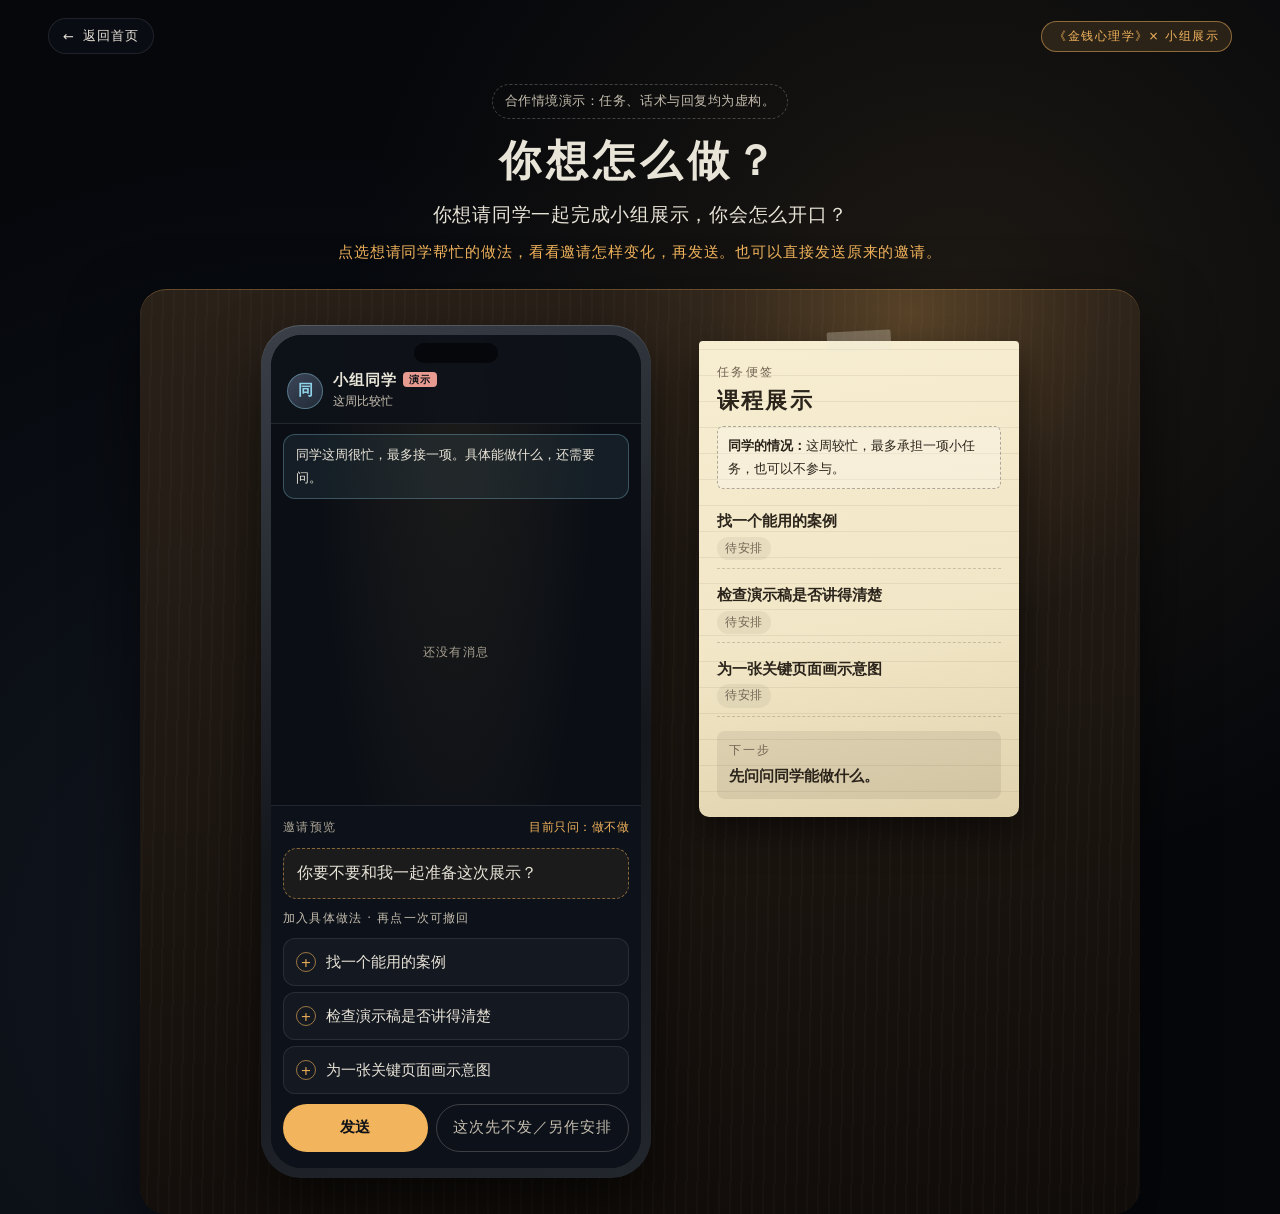
<file: choice.html>
<!-- File: choice.html -->
<!DOCTYPE html>
<html lang="zh-CN">
<head>
<meta charset="UTF-8">
<meta name="viewport" content="width=device-width, initial-scale=1, viewport-fit=cover">
<title>你想怎么做？｜阅读装置</title>
<style>
  :root {
    --ink: #e9e4d8;
    --ink-dim: #c5beaf;
    --ink-faint: #aaa394;
    --amber: #f2b45c;
    --amber-soft: rgba(242, 180, 92, 0.12);
    --rose: #e79a8f;
    --cyan: #8fd3e8;
    --paper: #f1e6c6;
    --paper-ink: #2b241b;
    --paper-dim: #6f6352;
    --glass: rgba(12, 16, 22, 0.78);
    --glass-line: rgba(255, 255, 255, 0.09);
    --ease: cubic-bezier(0.2, 0.8, 0.2, 1);
  }

  * {
    box-sizing: border-box;
    margin: 0;
    padding: 0;
  }

  [hidden] {
    display: none !important;
  }

  html,
  body {
    min-height: 100%;
    background: #05070b;
    color: var(--ink);
    font-family: "PingFang SC", "Hiragino Sans GB", "Noto Sans SC", "Microsoft YaHei", system-ui, sans-serif;
    -webkit-font-smoothing: antialiased;
  }

  body {
    overflow-x: hidden;
    background:
      radial-gradient(ellipse at 75% 25%, rgba(242, 180, 92, 0.1) 0%, transparent 45%),
      radial-gradient(ellipse at 25% 80%, rgba(40, 52, 72, 0.38) 0%, transparent 60%),
      #05070b;
  }

  a {
    color: inherit;
    text-decoration: none;
  }

  button {
    font: inherit;
    color: inherit;
  }

  /* ---------- 顶部 ---------- */
  .top {
    display: flex;
    justify-content: space-between;
    align-items: center;
    gap: 12px;
    padding: max(18px, env(safe-area-inset-top)) clamp(16px, 4vw, 48px) 0;
  }

  .back {
    display: inline-flex;
    align-items: center;
    gap: 8px;
    padding: 8px 14px;
    border-radius: 999px;
    border: 1px solid var(--glass-line);
    background: rgba(14, 18, 25, 0.6);
    font-size: 13px;
    letter-spacing: 0.08em;
    outline: none;
    transition: border-color 0.3s;
  }

  .back:hover,
  .back:focus-visible {
    border-color: rgba(242, 180, 92, 0.55);
  }

  .back:focus-visible {
    box-shadow: 0 0 0 3px rgba(143, 211, 232, 0.7);
  }

  .kicker {
    font-size: 12px;
    letter-spacing: 0.12em;
    padding: 6px 12px;
    border: 1px solid rgba(242, 180, 92, 0.5);
    border-radius: 999px;
    color: var(--amber);
    background: var(--amber-soft);
    white-space: nowrap;
  }

  /* ---------- 开场 ---------- */
  .intro {
    text-align: center;
    padding: clamp(16px, 3.5vh, 30px) 16px 0;
  }

  .demo {
    display: inline-block;
    font-size: 12px;
    letter-spacing: 0.04em;
    padding: 5px 12px;
    border-radius: 999px;
    border: 1px dashed rgba(233, 228, 216, 0.25);
    color: var(--ink-dim);
  }

  .intro h1 {
    margin-top: 14px;
    font-size: clamp(26px, 5vw, 42px);
    font-weight: 800;
    letter-spacing: 0.12em;
  }

  .lead {
    margin-top: 10px;
    font-size: clamp(15px, 2.2vw, 19px);
    line-height: 1.6;
    letter-spacing: 0.04em;
  }

  .hint {
    margin-top: 10px;
    min-height: 1.6em;
    font-size: 13.5px;
    color: var(--amber);
    letter-spacing: 0.06em;
  }

  /* ---------- 书桌 ---------- */
  .scene {
    position: relative;
    width: min(1000px, 100% - 24px);
    margin: clamp(14px, 2.6vh, 24px) auto 0;
    padding: clamp(18px, 3vw, 36px) clamp(12px, 3vw, 36px);
  }

  .desk {
    position: absolute;
    inset: 0;
    border-radius: 26px;
    overflow: hidden;
    pointer-events: none;
    background:
      repeating-linear-gradient(91deg, rgba(255, 255, 255, 0.018) 0 2px, transparent 2px 11px),
      linear-gradient(172deg, #2a2119 0%, #1a140f 62%, #100c09 100%);
    box-shadow:
      inset 0 1px 0 rgba(242, 180, 92, 0.28),
      0 30px 70px rgba(0, 0, 0, 0.55);
  }

  .lamp {
    position: absolute;
    right: -12%;
    top: -35%;
    width: 70%;
    aspect-ratio: 1;
    border-radius: 50%;
    background: radial-gradient(circle, rgba(242, 180, 92, 0.24) 0%, rgba(242, 180, 92, 0.05) 40%, transparent 65%);
    animation: breathe 8s ease-in-out infinite;
  }

  @keyframes breathe {
    0%, 100% {
      opacity: 0.75;
    }
    50% {
      opacity: 1;
    }
  }

  .layout {
    position: relative;
    display: grid;
    grid-template-columns: minmax(0, 390px) minmax(0, 320px);
    justify-content: center;
    align-items: start;
    gap: clamp(20px, 4vw, 48px);
  }

  /* ---------- 手机 ---------- */
  .phone {
    position: relative;
    width: 100%;
    padding: 10px;
    border-radius: 40px;
    background: linear-gradient(160deg, #3a3f48, #14171c 55%, #22262d);
    box-shadow:
      0 30px 60px rgba(0, 0, 0, 0.6),
      inset 0 1px 0 rgba(255, 255, 255, 0.14);
    rotate: -1.2deg;
  }

  .screen {
    position: relative;
    display: flex;
    flex-direction: column;
    border-radius: 31px;
    overflow: hidden;
    background:
      radial-gradient(ellipse at 50% 0%, rgba(242, 180, 92, 0.08), transparent 55%),
      #0b0f15;
  }

  .notch {
    position: absolute;
    top: 8px;
    left: 50%;
    width: 84px;
    height: 20px;
    transform: translateX(-50%);
    border-radius: 999px;
    background: #05070b;
    z-index: 3;
  }

  .chat-head {
    display: flex;
    align-items: center;
    gap: 10px;
    padding: 36px 16px 12px;
    border-bottom: 1px solid var(--glass-line);
    background: rgba(14, 18, 25, 0.9);
  }

  .avatar {
    flex: none;
    display: grid;
    place-items: center;
    width: 36px;
    height: 36px;
    border-radius: 50%;
    background: linear-gradient(140deg, #3b4658, #222a36);
    border: 1px solid rgba(143, 211, 232, 0.4);
    color: var(--cyan);
    font-weight: 800;
    font-size: 15px;
  }

  .who {
    display: flex;
    flex-direction: column;
    gap: 2px;
    min-width: 0;
  }

  .who-name {
    font-size: 15px;
    font-weight: 700;
    letter-spacing: 0.06em;
  }

  .who-name small {
    margin-left: 6px;
    font-size: 10px;
    font-weight: 700;
    letter-spacing: 0.12em;
    padding: 2px 6px;
    border-radius: 4px;
    color: #0d1117;
    background: var(--rose);
    vertical-align: 2px;
  }

  .who-status {
    font-size: 11px;
    color: var(--ink-dim);
  }

  .pre-status {
    margin: 10px 12px 0;
    padding: 9px 12px;
    border-radius: 12px;
    font-size: 12px;
    line-height: 1.6;
    color: var(--ink);
    background: rgba(143, 211, 232, 0.08);
    border: 1px solid rgba(143, 211, 232, 0.3);
  }

  .log {
    display: flex;
    flex-direction: column;
    gap: 10px;
    height: clamp(220px, 34vh, 320px);
    padding: 14px 12px;
    overflow-y: auto;
    scroll-behavior: smooth;
  }

  .empty-log {
    margin: auto;
    font-size: 12px;
    letter-spacing: 0.1em;
    color: var(--ink-faint);
  }

  .msg {
    max-width: 84%;
    padding: 10px 13px;
    font-size: 14px;
    line-height: 1.6;
    letter-spacing: 0.02em;
    animation: pop 0.38s var(--ease);
  }

  .msg.me {
    align-self: flex-end;
    border-radius: 16px 16px 4px 16px;
    background: linear-gradient(160deg, #f6c47a, #e9a648);
    color: #1a140d;
  }

  .msg.them {
    align-self: flex-start;
    border-radius: 16px 16px 16px 4px;
    background: rgba(255, 255, 255, 0.07);
    border: 1px solid var(--glass-line);
  }

  .msg.system {
    align-self: center;
    max-width: 92%;
    padding: 4px 11px;
    border-radius: 999px;
    font-size: 11.5px;
    line-height: 1.5;
    text-align: center;
    color: var(--ink-dim);
    background: rgba(255, 255, 255, 0.04);
    border: 1px dashed rgba(233, 228, 216, 0.2);
  }

  .msg.system.mark {
    color: var(--amber);
    border-color: rgba(242, 180, 92, 0.45);
  }

  @keyframes pop {
    from {
      opacity: 0;
      transform: translateY(10px) scale(0.97);
    }
    to {
      opacity: 1;
      transform: none;
    }
  }

  .typing {
    align-self: flex-start;
    display: inline-flex;
    gap: 5px;
    padding: 12px 14px;
    border-radius: 16px 16px 16px 4px;
    background: rgba(255, 255, 255, 0.07);
    border: 1px solid var(--glass-line);
  }

  .typing i {
    width: 6px;
    height: 6px;
    border-radius: 50%;
    background: var(--ink-dim);
    animation: dot 1s ease-in-out infinite;
  }

  .typing i:nth-child(2) {
    animation-delay: 0.15s;
  }

  .typing i:nth-child(3) {
    animation-delay: 0.3s;
  }

  @keyframes dot {
    0%, 100% {
      opacity: 0.3;
      transform: translateY(0);
    }
    50% {
      opacity: 1;
      transform: translateY(-3px);
    }
  }

  /* 对方提出方式后的选择 */
  .offer {
    display: flex;
    flex-wrap: wrap;
    gap: 8px;
    padding: 0 12px 12px;
  }

  /* ---------- 输入区 ---------- */
  .composer {
    display: flex;
    flex-direction: column;
    gap: 10px;
    padding: 12px 12px 16px;
    border-top: 1px solid var(--glass-line);
    background: rgba(14, 18, 25, 0.92);
  }

  .draft-label {
    display: flex;
    justify-content: space-between;
    align-items: baseline;
    gap: 8px;
    font-size: 11px;
    letter-spacing: 0.12em;
    color: var(--ink-faint);
  }

  .draft-meta {
    letter-spacing: 0.04em;
    color: var(--amber);
  }

  .draft {
    padding: 10px 13px;
    border-radius: 14px;
    border: 1.5px dashed rgba(242, 180, 92, 0.5);
    background: rgba(242, 180, 92, 0.06);
    font-size: 14px;
    line-height: 1.6;
    min-height: 3.2em;
  }

  .draft.flash {
    animation: flash 0.5s ease;
  }

  @keyframes flash {
    0% {
      background: rgba(242, 180, 92, 0.24);
    }
    100% {
      background: rgba(242, 180, 92, 0.06);
    }
  }

  .opt-label {
    font-size: 11px;
    letter-spacing: 0.1em;
    color: var(--ink-dim);
  }

  .opts {
    display: flex;
    flex-direction: column;
    gap: 6px;
  }

  .opt {
    display: flex;
    align-items: center;
    gap: 10px;
    padding: 9px 12px;
    border-radius: 12px;
    border: 1px solid var(--glass-line);
    background: rgba(255, 255, 255, 0.03);
    text-align: left;
    font-size: 13.5px;
    cursor: pointer;
    outline: none;
    transition: background 0.25s, border-color 0.25s;
  }

  .opt .mk {
    flex: none;
    display: grid;
    place-items: center;
    width: 20px;
    height: 20px;
    border-radius: 50%;
    border: 1.5px solid rgba(242, 180, 92, 0.6);
    color: var(--amber);
    font-size: 13px;
    line-height: 1;
  }

  .opt[aria-pressed="true"] {
    border-color: rgba(242, 180, 92, 0.7);
    background: rgba(242, 180, 92, 0.14);
  }

  .opt[aria-pressed="true"] .mk {
    background: var(--amber);
    color: #1a140d;
  }

  .opt:hover:not(:disabled) {
    border-color: rgba(242, 180, 92, 0.55);
  }

  .opt:focus-visible {
    box-shadow: 0 0 0 3px var(--cyan);
  }

  .opt:disabled {
    cursor: default;
    opacity: 0.5;
  }

  .row {
    display: flex;
    flex-wrap: wrap;
    gap: 8px;
  }

  /* ---------- 按钮 ---------- */
  .btn {
    display: inline-flex;
    align-items: center;
    justify-content: center;
    gap: 6px;
    padding: 10px 16px;
    border-radius: 999px;
    border: 1px solid rgba(242, 180, 92, 0.55);
    background: rgba(242, 180, 92, 0.1);
    color: var(--amber);
    font-size: 13.5px;
    letter-spacing: 0.06em;
    cursor: pointer;
    outline: none;
    transition: background 0.25s, color 0.25s;
  }

  .btn:hover:not(:disabled) {
    background: rgba(242, 180, 92, 0.22);
  }

  .btn.primary {
    flex: 1;
    background: var(--amber);
    color: #0d1117;
    font-weight: 700;
  }

  .btn.primary:hover:not(:disabled) {
    background: #f6c47a;
  }

  .btn.quiet {
    border-color: rgba(233, 228, 216, 0.22);
    background: transparent;
    color: var(--ink-dim);
  }

  .btn:focus-visible {
    box-shadow: 0 0 0 3px var(--cyan);
  }

  .btn:disabled {
    opacity: 0.45;
    cursor: default;
  }

  /* ---------- 任务便签 ---------- */
  .note-wrap {
    position: relative;
    padding-top: 16px;
  }

  .pin {
    position: absolute;
    top: 6px;
    left: 50%;
    width: 64px;
    height: 20px;
    transform: translateX(-50%) rotate(-3deg);
    background: rgba(233, 228, 216, 0.28);
    border-radius: 2px;
    z-index: 2;
  }

  .sticky {
    position: relative;
    padding: 22px 18px 18px;
    border-radius: 4px 4px 10px 10px;
    color: var(--paper-ink);
    background:
      repeating-linear-gradient(0deg, transparent 0 25px, rgba(43, 36, 27, 0.07) 25px 26px),
      linear-gradient(170deg, #f7edd1 0%, var(--paper) 60%, #e0d2ad 100%);
    box-shadow: 0 16px 34px rgba(0, 0, 0, 0.5);
    rotate: 1.5deg;
  }

  .st-tag {
    font-size: 11px;
    letter-spacing: 0.2em;
    color: var(--paper-dim);
  }

  .st-title {
    margin-top: 4px;
    font-size: 22px;
    font-weight: 800;
    letter-spacing: 0.1em;
  }

  .st-limit {
    margin-top: 10px;
    padding: 8px 10px;
    border-radius: 6px;
    font-size: 12px;
    line-height: 1.6;
    border: 1px dashed rgba(43, 36, 27, 0.35);
    background: rgba(255, 255, 255, 0.25);
  }

  .st-limit b {
    font-weight: 800;
  }

  .parts {
    list-style: none;
    margin-top: 14px;
    display: flex;
    flex-direction: column;
    gap: 8px;
  }

  .part {
    display: flex;
    flex-direction: column;
    gap: 2px;
    padding: 6px 0 8px;
    border-bottom: 1px dashed rgba(43, 36, 27, 0.2);
  }

  .part-name {
    font-size: 14px;
    font-weight: 700;
  }

  .part-state {
    align-self: flex-start;
    font-size: 11.5px;
    letter-spacing: 0.06em;
    padding: 2px 8px;
    border-radius: 999px;
    color: var(--paper-dim);
    background: rgba(43, 36, 27, 0.06);
  }

  .part.on .part-state {
    color: #6e430f;
    background: rgba(242, 180, 92, 0.45);
    font-weight: 700;
  }

  .part.off .part-name {
    text-decoration: line-through;
    text-decoration-color: rgba(43, 36, 27, 0.4);
  }

  .part.off .part-state {
    color: #8a3d33;
    background: rgba(231, 154, 143, 0.35);
  }

  .part.back .part-state {
    color: var(--paper-ink);
    background: rgba(43, 36, 27, 0.12);
  }

  .changed {
    animation: mark 0.6s ease;
  }

  @keyframes mark {
    0% {
      transform: scale(1);
    }
    40% {
      transform: scale(1.08);
    }
    100% {
      transform: scale(1);
    }
  }

  .next {
    margin-top: 14px;
    padding: 10px 12px;
    border-radius: 8px;
    background: rgba(43, 36, 27, 0.08);
  }

  .next-label {
    font-size: 11px;
    letter-spacing: 0.18em;
    color: var(--paper-dim);
  }

  .next-text {
    margin-top: 4px;
    font-size: 15px;
    font-weight: 800;
    line-height: 1.5;
  }

  .next.done {
    background: rgba(242, 180, 92, 0.4);
  }

  .next.ended {
    background: rgba(43, 36, 27, 0.14);
  }

  /* ---------- 结尾 ---------- */
  .finale {
    width: min(760px, 100% - 32px);
    margin: clamp(26px, 4vh, 40px) auto max(36px, env(safe-area-inset-bottom));
    display: flex;
    flex-direction: column;
    align-items: center;
    gap: 14px;
    text-align: center;
    opacity: 0;
    translate: 0 10px;
    transition: opacity 0.6s ease, translate 0.6s var(--ease);
  }

  .finale.show {
    opacity: 1;
    translate: 0 0;
  }

  .feedback {
    font-size: clamp(18px, 2.6vw, 22px);
    font-weight: 800;
    line-height: 1.6;
    letter-spacing: 0.04em;
    outline: none;
  }

  .path {
    font-size: 13.5px;
    line-height: 1.7;
    color: var(--ink-dim);
  }

  .setting {
    font-size: 12px;
    line-height: 1.7;
    color: var(--ink-faint);
  }

  .lesson {
    width: 100%;
    padding: 20px 14px;
    border-top: 1px solid rgba(242, 180, 92, 0.3);
    border-bottom: 1px solid rgba(242, 180, 92, 0.3);
    font-size: clamp(18px, 3.4vw, 26px);
    font-weight: 800;
    line-height: 1.55;
    letter-spacing: 0.06em;
    color: var(--amber);
  }

  .lesson-tag {
    display: block;
    margin-top: 8px;
    font-size: 11px;
    font-weight: 400;
    letter-spacing: 0.2em;
    color: var(--ink-faint);
  }

  .notes {
    width: 100%;
    display: grid;
    grid-template-columns: 1fr 1fr;
    gap: 12px;
    text-align: left;
  }

  .note {
    display: flex;
    flex-direction: column;
    gap: 8px;
    padding: 14px 16px;
    border-radius: 14px;
    background: rgba(14, 18, 25, 0.62);
    border: 1px solid var(--glass-line);
    backdrop-filter: blur(8px);
    -webkit-backdrop-filter: blur(8px);
  }

  .note-tag {
    align-self: flex-start;
    font-size: 10.5px;
    font-weight: 700;
    letter-spacing: 0.14em;
    padding: 4px 8px;
    border-radius: 4px;
    color: #0d1117;
    background: var(--amber);
  }

  .note.mine .note-tag {
    background: var(--rose);
  }

  .note p {
    font-size: 13.5px;
    line-height: 1.7;
  }

  .finale .btn.primary {
    flex: none;
    padding: 11px 22px;
  }

  /* ---------- 手机 ---------- */
  @media (max-width: 760px) {
    .kicker {
      font-size: 11px;
      padding: 5px 10px;
    }

    .layout {
      grid-template-columns: minmax(0, 420px);
    }

    .phone {
      rotate: 0deg;
    }

    .sticky {
      rotate: 0.6deg;
    }

    .notes {
      grid-template-columns: 1fr;
    }
  }

  @media (prefers-reduced-motion: reduce) {
    .lamp,
    .msg,
    .typing i,
    .draft.flash,
    .changed {
      animation: none;
    }

    .log {
      scroll-behavior: auto;
    }

    .finale,
    .btn,
    .opt {
      transition: none;
    }
  }

  /* 提高聊天、操作与依据文字的可读性 */
  .phone, .sticky { rotate: 0deg; }
  .msg, .draft { font-size: 16px; line-height: 1.75; }
  .opt { font-size: 15px; line-height: 1.6; padding: 11px 12px; }
  .hint { font-size: 15px; line-height: 1.75; max-width: 42em; margin-left: auto; margin-right: auto; }
  .demo, .pre-status, .st-limit, .setting { font-size: 13px; line-height: 1.75; }
  .who-status, .empty-log, .draft-label, .opt-label, .st-tag, .part-state, .next-label, .lesson-tag { font-size: 12px; line-height: 1.6; }
  .msg.system { font-size: 13px; line-height: 1.7; border-radius: 12px; }
  .part-name, .next-text, .btn, .path, .note p { font-size: 15px; line-height: 1.7; }
  .note-tag { font-size: 12px; line-height: 1.5; }
</style>
<link rel="stylesheet" href="mobile.css">
</head>
<body data-page="choice">

<header class="top">
  <a class="back" id="back" href="index.html"><span aria-hidden="true">←</span><span id="backText"></span></a>
  <span class="kicker" id="kicker"></span>
</header>

<section class="intro">
  <p class="demo" id="demoNote"></p>
  <h1 id="title"></h1>
  <p class="lead" id="lead"></p>
  <p class="hint" id="hint" aria-live="polite"></p>
</section>

<main class="scene">
  <div class="desk" aria-hidden="true"><div class="lamp"></div></div>

  <div class="layout">
    <section class="phone" aria-label="手机聊天">
      <div class="screen">
        <div class="notch" aria-hidden="true"></div>

        <div class="chat-head">
          <span class="avatar" id="avatar" aria-hidden="true"></span>
          <span class="who">
            <span class="who-name"><span id="contactName"></span><small id="contactTag"></small></span>
            <span class="who-status" id="contactStatus"></span>
          </span>
        </div>

        <p class="pre-status" id="preStatus"></p>

        <div class="log" id="log" role="log" aria-live="polite" aria-label="聊天记录"></div>

        <div class="offer" id="offer" hidden>
          <button type="button" class="btn primary" id="continueBtn"></button>
          <button type="button" class="btn quiet" id="declineBtn"></button>
        </div>

        <div class="composer" id="composer">
          <div class="draft-label">
            <span id="draftLabel"></span>
            <span class="draft-meta" id="draftMeta"></span>
          </div>
          <p class="draft" id="draft"></p>
          <span class="opt-label" id="optLabel"></span>
          <div class="opts" id="opts" role="group"></div>
          <div class="row">
            <button type="button" class="btn primary" id="sendBtn"></button>
            <button type="button" class="btn quiet" id="exitBtn"></button>
          </div>
        </div>
      </div>
    </section>

    <aside class="note-wrap" aria-label="任务便签">
      <span class="pin" aria-hidden="true"></span>
      <div class="sticky">
        <p class="st-tag" id="stTag"></p>
        <p class="st-title" id="stTitle"></p>
        <p class="st-limit" id="stLimit"></p>
        <ul class="parts" id="parts"></ul>
        <div class="next" id="next">
          <p class="next-label" id="nextLabel"></p>
          <p class="next-text" id="nextText"></p>
        </div>
      </div>
    </aside>
  </div>
</main>

<section class="finale" id="finale" hidden aria-label="这次的结果">
  <h2 class="feedback" id="feedback" tabindex="-1"></h2>
  <p class="path" id="path"></p>
  <p class="setting" id="setting"></p>
  <p class="lesson"><span id="lesson"></span><span class="lesson-tag" id="lessonTag"></span></p>
  <div class="notes" id="notes"></div>
  <button type="button" class="btn primary" id="retryBtn"></button>
</section>

<script>
/* ==================================================
   配置区：文案、做法与固定回应设定集中在这里
   ================================================== */
var CONFIG = {
  backHref: "index.html",
  backText: "返回首页",
  kicker: "《金钱心理学》× 小组展示",
  demoNote: "合作情境演示：任务、话术与回复均为虚构。",
  title: "你想怎么做？",
  lead: "你想请同学一起完成小组展示，你会怎么开口？",

  contact: {
    name: "小组同学",
    tag: "演示",
    avatar: "同",
    status: "这周比较忙"
  },

  preStatus: "同学这周很忙，最多接一项。具体能做什么，还需要问。",

  options: [
    { id: "case", label: "找一个能用的案例", ask: "找案例" },
    { id: "review", label: "检查演示稿是否讲得清楚", ask: "帮忙检查演示稿" },
    { id: "diagram", label: "为一张关键页面画示意图", ask: "为关键页面画示意图" }
  ],

  invite: {
    vague: "你要不要和我一起准备这次展示？",
    open: "这次展示，你愿意",
    single: "吗？",
    join: "、",
    or: "，还是",
    end: "？",
    tail: "也可以告诉我你想怎么参与；这周不方便也没关系。"
  },

  /* 固定演示设定：不随机 */
  partner: {
    canDo: "review",
    typingDelay: 450,
    replyDelay: 1400
  },

  replies: {
    vague: "这周有点忙，你具体需要我帮什么？",
    accept: "检查稿子我可以。你把稿子发来，我先看看哪里讲不清楚。",
    counter: "这几项我这周做不了。如果需要检查演示稿，我可以帮这一项。"
  },

  followUp: {
    continueBtn: "按这个方式继续",
    declineBtn: "这次先不合作",
    continueMsg: "好，就按这个方式。我准备一版稿子发你。",
    declineMsg: "谢谢你，这次我先自己另作安排。"
  },

  system: {
    vagueTag: "请求还不够具体",
    matchNote: "演示设定：双方限制正好匹配。现实中给出选项，不代表一定成功。",
    confirmed: "已确认下一步",
    ended: "这次没有继续合作",
    notSent: "这次没有发出邀请",
    stopped: "你结束了这次邀请"
  },

  composer: {
    draftLabel: "邀请预览",
    metaNone: "目前只问：做不做",
    metaSome: "加入了 {n} 种做法",
    optLabel: "加入具体做法 · 再点一次可撤回",
    send: "发送",
    exit: "这次先不发／另作安排",
    exitAfter: "另作安排"
  },

  note: {
    tag: "任务便签",
    title: "课程展示",
    limit: "<b>同学的情况：</b>这周较忙，最多承担一项小任务，也可以不参与。",
    nextLabel: "下一步",
    states: {
      pending: "待安排",
      invite: "拟邀请同学",
      asked: "已询问",
      canHelp: "同学可以帮这一项",
      cannot: "同学这周做不了",
      partner: "交给同学检查",
      mine: "仍需安排",
      back: "回到自己手里"
    },
    next: {
      start: "先问问同学能做什么。",
      vague: "同学想知道具体要帮什么。",
      waiting: "等待同学回复。",
      offer: "同学提出可以检查演示稿，等你决定。",
      agreed: "准备一版稿子，交给同学检查。",
      ended: "任务仍需另作安排。"
    }
  },

  hints: {
    start: "点选想请同学帮忙的做法，看看邀请怎样变化，再发送。也可以直接发送原来的邀请。",
    vague: "同学问你具体要帮什么。补上做法再发，或另作安排。",
    waiting: "已发送，等待回复……",
    offer: "同学提出了自己能做的方式，由你决定。",
    done: "这一轮结束了，可以重新试一次比较。",
    reset: "回到开头：同一位同学，同样的限制。"
  },

  feedback: {
    agreed: "你们确认了一种双方能接受的做法。",
    ended: "这次没有继续合作，任务还需要另作安排。",
    paths: {
      direct: "你提出的做法里，正好有同学本轮能承担的一项。",
      counter: "同学提出了自己能做的方式，你选择按这个方式继续。",
      declined: "同学提出了自己能做的方式，你选择这次先不合作。",
      exitBefore: "你选择这次先不发，另作安排。",
      exitAfter: "你结束了这次邀请，另作安排。"
    },
    setting: "本轮演示设定：同学最多接一项；能帮忙检查演示稿，没有余力找案例或画图。"
  },

  lesson: "提供选项，也要容得下对方提出别的做法，或者不参与。",
  lessonTag: "作品提示",

  sources: [
    {
      kind: "book",
      tag: "书中观点 · 内容概括",
      text: "《金钱心理学》讨论了自主权：人希望参与决定自己的行动，被别人替自己做选择时，可能拒绝原本愿意配合的事。"
    },
    {
      kind: "mine",
      tag: "我的理解 · 内容概括",
      text: "请人一起做事时，我想到把“做不做”展开成具体做法，给对方参与选择的余地。"
    }
  ],

  retry: "重新试一次"
};
/* ================== 配置区结束 ================== */

(function () {
  var C = CONFIG;
  var reduce = window.matchMedia("(prefers-reduced-motion: reduce)").matches;

  function $(id) {
    return document.getElementById(id);
  }

  function fmt(s, d) {
    return String(s).replace(/\{(\w+)\}/g, function (m, k) {
      return d && d[k] !== undefined ? d[k] : m;
    });
  }

  /* ---------- 静态文字 ---------- */
  $("back").href = C.backHref;
  $("backText").textContent = C.backText;
  $("kicker").textContent = C.kicker;
  $("demoNote").textContent = C.demoNote;
  $("title").textContent = C.title;
  $("lead").textContent = C.lead;
  $("avatar").textContent = C.contact.avatar;
  $("contactName").textContent = C.contact.name;
  $("contactTag").textContent = C.contact.tag;
  $("contactStatus").textContent = C.contact.status;
  $("preStatus").textContent = C.preStatus;
  $("draftLabel").textContent = C.composer.draftLabel;
  $("optLabel").textContent = C.composer.optLabel;
  $("sendBtn").textContent = C.composer.send;
  $("continueBtn").textContent = C.followUp.continueBtn;
  $("declineBtn").textContent = C.followUp.declineBtn;
  $("stTag").textContent = C.note.tag;
  $("stTitle").textContent = C.note.title;
  $("stLimit").innerHTML = C.note.limit;
  $("nextLabel").textContent = C.note.nextLabel;
  $("lesson").textContent = C.lesson;
  $("lessonTag").textContent = C.lessonTag;
  $("setting").textContent = C.feedback.setting;
  $("retryBtn").textContent = C.retry;
  $("opts").setAttribute("aria-label", C.composer.optLabel);

  C.sources.forEach(function (s) {
    var box = document.createElement("article");
    box.className = "note" + (s.kind === "mine" ? " mine" : "");
    var tag = document.createElement("span");
    tag.className = "note-tag";
    tag.textContent = s.tag;
    var p = document.createElement("p");
    p.textContent = s.text;
    box.appendChild(tag);
    box.appendChild(p);
    $("notes").appendChild(box);
  });

  /* ---------- 做法按钮与便签行 ---------- */
  var optEls = {};
  var partEls = {};

  C.options.forEach(function (o) {
    var b = document.createElement("button");
    b.type = "button";
    b.className = "opt";
    b.setAttribute("aria-pressed", "false");
    b.innerHTML = '<span class="mk" aria-hidden="true"></span><span class="opt-text"></span>';
    b.querySelector(".opt-text").textContent = o.label;
    b.addEventListener("click", function () {
      toggle(o.id);
    });
    $("opts").appendChild(b);
    optEls[o.id] = b;

    var li = document.createElement("li");
    li.className = "part";
    li.innerHTML = '<span class="part-name"></span><span class="part-state"></span>';
    li.querySelector(".part-name").textContent = o.label;
    $("parts").appendChild(li);
    partEls[o.id] = li;
  });

  /* ---------- 状态 ---------- */
  var state;
  var epoch = 0;
  var timers = [];
  var lastPart = {};
  var lastNext = "";
  var lastDraft = "";

  function fresh() {
    return {
      phase: "compose",
      selected: {},
      lastAsked: [],
      sent: 0,
      vagueReplied: false,
      outcome: null,
      path: null
    };
  }

  function selectedIds() {
    return C.options
      .filter(function (o) {
        return state.selected[o.id];
      })
      .map(function (o) {
        return o.id;
      });
  }

  function optById(id) {
    for (var i = 0; i < C.options.length; i++) {
      if (C.options[i].id === id) return C.options[i];
    }
    return null;
  }

  function buildInvite(ids) {
    var I = C.invite;
    if (!ids.length) return I.vague;
    var asks = ids.map(function (id) {
      return optById(id).ask;
    });
    var body;
    if (asks.length === 1) {
      body = I.open + asks[0] + I.single;
    } else {
      body = I.open + asks.slice(0, -1).join(I.join) + I.or + asks[asks.length - 1] + I.end;
    }
    return body + I.tail;
  }

  /* ---------- 定时器：重试或退出后作废旧回复 ---------- */
  function schedule(fn, ms) {
    var my = epoch;
    var t = setTimeout(function () {
      if (my !== epoch) return;
      fn();
    }, reduce ? Math.min(ms, 300) : ms);
    timers.push(t);
  }

  function cancelPending() {
    epoch++;
    timers.forEach(clearTimeout);
    timers = [];
    hideTyping();
  }

  /* ---------- 聊天 ---------- */
  var log = $("log");
  var typingEl = null;

  function clearEmpty() {
    var e = log.querySelector(".empty-log");
    if (e) e.remove();
  }

  function scrollLog() {
    log.scrollTop = log.scrollHeight;
  }

  function appendMsg(kind, text, extra) {
    clearEmpty();
    var m = document.createElement("p");
    m.className = "msg " + kind + (extra ? " " + extra : "");
    m.textContent = text;
    if (typingEl) {
      log.insertBefore(m, typingEl);
    } else {
      log.appendChild(m);
    }
    scrollLog();
  }

  function showTyping() {
    if (typingEl) return;
    typingEl = document.createElement("span");
    typingEl.className = "typing";
    typingEl.setAttribute("aria-hidden", "true");
    typingEl.innerHTML = "<i></i><i></i><i></i>";
    log.appendChild(typingEl);
    scrollLog();
  }

  function hideTyping() {
    if (typingEl) {
      typingEl.remove();
      typingEl = null;
    }
  }

  function resetLog() {
    log.textContent = "";
    typingEl = null;
    var e = document.createElement("span");
    e.className = "empty-log";
    e.textContent = "还没有消息";
    log.appendChild(e);
  }

  /* ---------- 便签 ---------- */
  function partInfo(id) {
    var S = C.note.states;
    var can = C.partner.canDo;
    var asked = state.lastAsked.indexOf(id) >= 0;
    if (state.outcome === "agreed") {
      return id === can ? { t: S.partner, c: "on" } : { t: S.mine, c: "" };
    }
    if (state.outcome === "declined" || state.outcome === "exit") {
      return { t: S.back, c: "back" };
    }
    if (state.phase === "offer") {
      if (id === can) return { t: S.canHelp, c: "on" };
      return asked ? { t: S.cannot, c: "off" } : { t: S.pending, c: "" };
    }
    if (state.phase === "waiting") {
      return asked ? { t: S.asked, c: "on" } : { t: S.pending, c: "" };
    }
    return state.selected[id] ? { t: S.invite, c: "on" } : { t: S.pending, c: "" };
  }

  function nextInfo() {
    var N = C.note.next;
    if (state.outcome === "agreed") return { t: N.agreed, c: "done" };
    if (state.outcome) return { t: N.ended, c: "ended" };
    if (state.phase === "waiting") return { t: N.waiting, c: "" };
    if (state.phase === "offer") return { t: N.offer, c: "" };
    if (state.vagueReplied) return { t: N.vague, c: "" };
    return { t: N.start, c: "" };
  }

  function pulse(el) {
    if (reduce) return;
    el.classList.remove("changed");
    void el.offsetWidth;
    el.classList.add("changed");
  }

  /* ---------- 渲染 ---------- */
  function render() {
    var p = state.phase;
    var ids = selectedIds();
    var composing = p === "compose";

    $("preStatus").hidden = state.sent > 0;

    /* 输入区 */
    $("composer").hidden = p === "done" || p === "offer";
    var draft = buildInvite(ids);
    var d = $("draft");
    d.textContent = draft;
    if (draft !== lastDraft && lastDraft !== "" && !reduce) {
      d.classList.remove("flash");
      void d.offsetWidth;
      d.classList.add("flash");
    }
    lastDraft = draft;
    $("draftMeta").textContent = ids.length
      ? fmt(C.composer.metaSome, { n: ids.length })
      : C.composer.metaNone;

    C.options.forEach(function (o) {
      var b = optEls[o.id];
      var on = !!state.selected[o.id];
      b.setAttribute("aria-pressed", on ? "true" : "false");
      b.querySelector(".mk").textContent = on ? "✓" : "+";
      b.disabled = !composing;
    });

    $("sendBtn").disabled = !composing;
    $("exitBtn").textContent = state.sent > 0 ? C.composer.exitAfter : C.composer.exit;

    /* 对方提出方式后的选择 */
    $("offer").hidden = p !== "offer";

    /* 便签 */
    C.options.forEach(function (o) {
      var li = partEls[o.id];
      var info = partInfo(o.id);
      li.className = "part" + (info.c ? " " + info.c : "");
      var st = li.querySelector(".part-state");
      st.textContent = info.t;
      if (lastPart[o.id] !== undefined && lastPart[o.id] !== info.t) pulse(st);
      lastPart[o.id] = info.t;
    });
    var nx = nextInfo();
    var nextEl = $("next");
    nextEl.className = "next" + (nx.c ? " " + nx.c : "");
    $("nextText").textContent = nx.t;
    if (lastNext && lastNext !== nx.t) pulse(nextEl);
    lastNext = nx.t;

    /* 结尾 */
    var finale = $("finale");
    if (p === "done") {
      var F = C.feedback;
      $("feedback").textContent = state.outcome === "agreed" ? F.agreed : F.ended;
      $("path").textContent = F.paths[state.path] || "";
      if (finale.hidden) {
        finale.hidden = false;
        finale.classList.remove("show");
        if (reduce) {
          finale.classList.add("show");
        } else {
          requestAnimationFrame(function () {
            requestAnimationFrame(function () {
              finale.classList.add("show");
            });
          });
        }
      }
    } else {
      finale.classList.remove("show");
      finale.hidden = true;
    }
  }

  function say(msg) {
    $("hint").textContent = msg;
  }

  function focusFinale() {
    setTimeout(function () {
      $("feedback").focus({ preventScroll: true });
      $("finale").scrollIntoView({ behavior: reduce ? "auto" : "smooth", block: "nearest" });
    }, reduce ? 0 : 250);
  }

  /* ---------- 操作 ---------- */
  function toggle(id) {
    if (state.phase !== "compose") return;
    state.selected[id] = !state.selected[id];
    render();
  }

  function send() {
    if (state.phase !== "compose") return;
    var ids = selectedIds();
    appendMsg("me", buildInvite(ids));
    state.lastAsked = ids;
    state.sent++;
    state.phase = "waiting";
    render();
    say(C.hints.waiting);
    $("exitBtn").focus({ preventScroll: true });

    schedule(showTyping, C.partner.typingDelay);
    schedule(reply, C.partner.replyDelay);
  }

  function reply() {
    hideTyping();
    var asked = state.lastAsked;
    var R = C.replies;

    if (!asked.length) {
      appendMsg("them", R.vague);
      appendMsg("system", C.system.vagueTag, "mark");
      state.phase = "compose";
      state.vagueReplied = true;
      state.selected = {};
      render();
      say(C.hints.vague);
      optEls[C.options[0].id].focus({ preventScroll: true });
      return;
    }

    if (asked.indexOf(C.partner.canDo) >= 0) {
      appendMsg("them", R.accept);
      appendMsg("system", C.system.matchNote);
      state.phase = "done";
      state.outcome = "agreed";
      state.path = "direct";
      render();
      say(C.hints.done);
      focusFinale();
      return;
    }

    appendMsg("them", R.counter);
    state.phase = "offer";
    render();
    say(C.hints.offer);
    $("continueBtn").focus({ preventScroll: true });
  }

  function acceptCounter() {
    if (state.phase !== "offer") return;
    appendMsg("me", C.followUp.continueMsg);
    appendMsg("system", C.system.confirmed, "mark");
    state.phase = "done";
    state.outcome = "agreed";
    state.path = "counter";
    render();
    say(C.hints.done);
    focusFinale();
  }

  function declineCounter() {
    if (state.phase !== "offer") return;
    appendMsg("me", C.followUp.declineMsg);
    appendMsg("system", C.system.ended);
    state.phase = "done";
    state.outcome = "declined";
    state.path = "declined";
    render();
    say(C.hints.done);
    focusFinale();
  }

  function exitInvite() {
    if (state.phase !== "compose" && state.phase !== "waiting") return;
    cancelPending();
    appendMsg("system", state.sent > 0 ? C.system.stopped : C.system.notSent);
    state.path = state.sent > 0 ? "exitAfter" : "exitBefore";
    state.phase = "done";
    state.outcome = "exit";
    render();
    say(C.hints.done);
    focusFinale();
  }

  function retry() {
    cancelPending();
    state = fresh();
    lastPart = {};
    lastNext = "";
    lastDraft = "";
    resetLog();
    render();
    say(C.hints.reset);
    window.scrollTo({ top: 0, behavior: reduce ? "auto" : "smooth" });
    optEls[C.options[0].id].focus({ preventScroll: true });
  }

  $("sendBtn").addEventListener("click", send);
  $("exitBtn").addEventListener("click", exitInvite);
  $("continueBtn").addEventListener("click", acceptCounter);
  $("declineBtn").addEventListener("click", declineCounter);
  $("retryBtn").addEventListener("click", retry);

  state = fresh();
  resetLog();
  render();
  say(C.hints.start);
})();
</script>
</body>
</html>
</file>
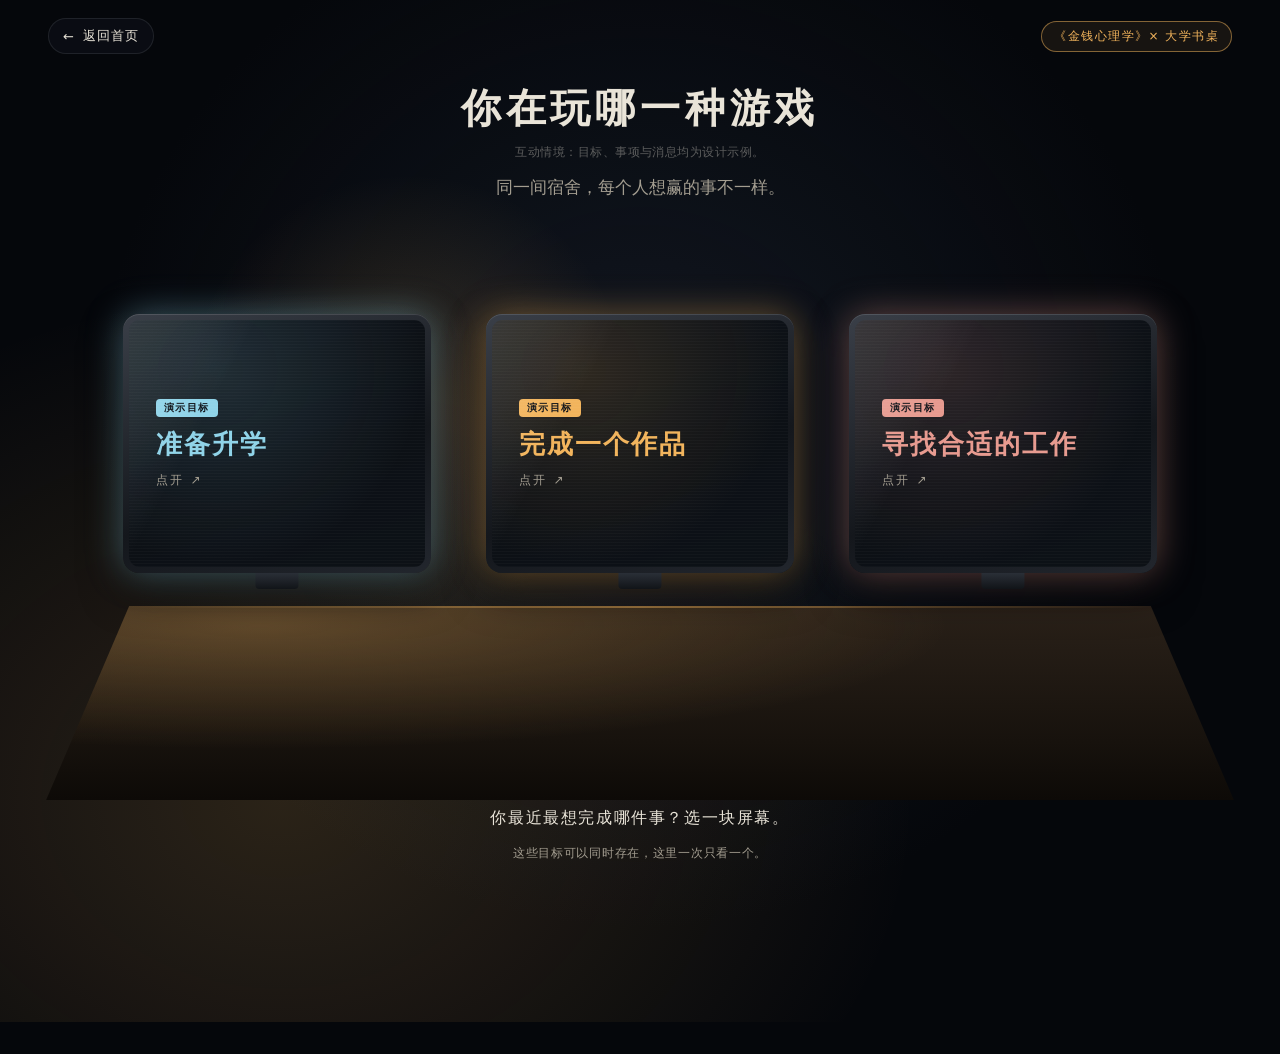
<file: game.html>
<!-- File: game.html -->
<!DOCTYPE html>
<html lang="zh-CN">
<head>
<meta charset="UTF-8">
<meta name="viewport" content="width=device-width, initial-scale=1, viewport-fit=cover">
<title>你在玩哪一种游戏｜阅读装置</title>
<style>
  :root {
    --ink: #e9e4d8;
    --ink-dim: #a39d90;
    --ink-faint: rgba(233, 228, 216, 0.36);
    --amber: #f2b45c;
    --glass-line: rgba(255, 255, 255, 0.09);
    --ease: cubic-bezier(0.2, 0.8, 0.2, 1);
  }

  * {
    box-sizing: border-box;
    margin: 0;
    padding: 0;
  }

  [hidden] {
    display: none !important;
  }

  html,
  body {
    min-height: 100%;
    background: #05070b;
    color: var(--ink);
    font-family: "PingFang SC", "Hiragino Sans GB", "Noto Sans SC", "Microsoft YaHei", system-ui, sans-serif;
    -webkit-font-smoothing: antialiased;
  }

  body {
    overflow-x: hidden;
    background:
      radial-gradient(ellipse at 22% 78%, rgba(242, 180, 92, 0.16) 0%, transparent 45%),
      radial-gradient(ellipse at 50% 40%, rgba(40, 52, 72, 0.35) 0%, transparent 60%),
      #05070b;
  }

  a {
    color: inherit;
    text-decoration: none;
  }

  button {
    font: inherit;
    color: inherit;
  }

  .sr-only {
    position: absolute;
    width: 1px;
    height: 1px;
    overflow: hidden;
    clip: rect(0 0 0 0);
    white-space: nowrap;
  }

  /* ---------- 顶部 ---------- */
  .top {
    display: flex;
    justify-content: space-between;
    align-items: center;
    gap: 12px;
    padding: max(18px, env(safe-area-inset-top)) clamp(16px, 4vw, 48px) 0;
  }

  .back {
    display: inline-flex;
    align-items: center;
    gap: 8px;
    padding: 8px 14px;
    border-radius: 999px;
    border: 1px solid var(--glass-line);
    background: rgba(14, 18, 25, 0.6);
    font-size: 13px;
    letter-spacing: 0.08em;
    transition: border-color 0.3s;
  }

  .back:hover,
  .back:focus-visible {
    border-color: rgba(242, 180, 92, 0.55);
    outline: none;
  }

  .kicker {
    font-size: 12px;
    letter-spacing: 0.12em;
    padding: 6px 12px;
    border: 1px solid rgba(242, 180, 92, 0.5);
    border-radius: 999px;
    color: var(--amber);
    background: rgba(242, 180, 92, 0.08);
    white-space: nowrap;
  }

  .intro {
    text-align: center;
    padding: clamp(14px, 3vh, 28px) 16px 0;
  }

  .intro h1 {
    font-size: clamp(24px, 4.6vw, 40px);
    font-weight: 800;
    letter-spacing: 0.12em;
  }

  .intro .lead {
    margin: 12px auto 0;
    max-width: 34em;
    font-size: clamp(14px, 2vw, 17px);
    line-height: 1.7;
    color: var(--ink-dim);
  }

  .intro .demo {
    margin-top: 8px;
    font-size: 12px;
    color: var(--ink-faint);
    letter-spacing: 0.04em;
  }

  /* ---------- 书桌舞台 ---------- */
  .stage {
    position: relative;
    width: min(1100px, 100% - 24px);
    height: clamp(400px, 60vh, 620px);
    margin: clamp(14px, 3vh, 26px) auto 0;
  }

  .desk {
    position: absolute;
    left: -4%;
    right: -4%;
    bottom: -6%;
    height: 36%;
    clip-path: polygon(7% 0, 93% 0, 100% 100%, 0 100%);
    background:
      radial-gradient(ellipse at 18% 10%, rgba(242, 180, 92, 0.28) 0%, transparent 50%),
      linear-gradient(to bottom, #2a2119 0%, #17120d 70%, #0d0a07 100%);
    pointer-events: none;
  }

  .desk::before {
    content: "";
    position: absolute;
    left: 7%;
    right: 7%;
    top: 0;
    height: 2px;
    background: linear-gradient(90deg, transparent, rgba(242, 180, 92, 0.5), transparent);
  }

  .lamp {
    position: absolute;
    left: 6%;
    bottom: 22%;
    width: 46%;
    aspect-ratio: 1;
    border-radius: 50%;
    background: radial-gradient(circle, rgba(242, 180, 92, 0.18) 0%, transparent 62%);
    animation: breathe 7s ease-in-out infinite;
    pointer-events: none;
  }

  @keyframes breathe {
    0%, 100% {
      opacity: 0.7;
    }
    50% {
      opacity: 1;
    }
  }

  /* ---------- 屏幕 ---------- */
  .screen {
    position: absolute;
    border: 0;
    background: none;
    padding: 0;
    cursor: pointer;
    text-align: left;
    outline: none;
    transition:
      top 0.7s var(--ease),
      left 0.7s var(--ease),
      width 0.7s var(--ease),
      height 0.7s var(--ease),
      transform 0.7s var(--ease),
      opacity 0.5s ease;
    -webkit-tap-highlight-color: transparent;
  }

  .screen:disabled {
    cursor: default;
  }

  .screen::after {
    content: "";
    position: absolute;
    left: 50%;
    bottom: -16px;
    width: 14%;
    height: 16px;
    transform: translateX(-50%);
    background: linear-gradient(#2a2f37, #111418);
    border-radius: 0 0 4px 4px;
  }

  .bezel {
    position: absolute;
    inset: 0;
    display: block;
    padding: 6px;
    border-radius: 16px;
    background: linear-gradient(160deg, #3a3f48, #14171c 60%, #22262d);
    box-shadow:
      0 0 36px var(--glow),
      0 18px 40px rgba(0, 0, 0, 0.55),
      inset 0 1px 0 rgba(255, 255, 255, 0.12);
    transition: box-shadow 0.6s ease;
  }

  .screen:focus-visible .bezel {
    box-shadow:
      0 0 0 3px rgba(143, 211, 232, 0.75),
      0 0 36px var(--glow),
      0 18px 40px rgba(0, 0, 0, 0.55);
  }

  .display {
    position: relative;
    display: block;
    width: 100%;
    height: 100%;
    border-radius: 11px;
    overflow: hidden;
    background:
      radial-gradient(ellipse at 30% 20%, var(--soft) 0%, transparent 70%),
      rgba(12, 16, 22, 0.94);
  }

  .tint {
    position: absolute;
    inset: 0;
    display: block;
    background: radial-gradient(ellipse at 50% 30%, var(--ic, transparent) 0%, transparent 75%);
    opacity: 0;
    transition: opacity 0.6s ease;
    pointer-events: none;
  }

  .scan {
    position: absolute;
    inset: 0;
    display: block;
    background:
      linear-gradient(118deg, rgba(255, 255, 255, 0.12) 0%, transparent 30%),
      repeating-linear-gradient(0deg, rgba(255, 255, 255, 0.025) 0 1px, transparent 1px 3px);
    pointer-events: none;
  }

  .face {
    position: absolute;
    inset: 0;
    display: flex;
    flex-direction: column;
    justify-content: center;
    gap: 10px;
    padding: 8% 9%;
    opacity: 0;
    visibility: hidden;
    transition: opacity 0.45s ease, transform 0.6s var(--ease), visibility 0s linear 0.45s;
  }

  .tag {
    align-self: flex-start;
    display: inline-block;
    font-size: 10px;
    font-weight: 700;
    letter-spacing: 0.16em;
    line-height: 1;
    padding: 4px 8px;
    border-radius: 4px;
    color: #0d1117;
    background: var(--c);
  }

  /* 选择面 */
  .c-name {
    font-size: clamp(18px, 2.2vw, 26px);
    font-weight: 800;
    letter-spacing: 0.08em;
    color: var(--c);
  }

  .c-open {
    align-self: flex-start;
    font-size: 12px;
    letter-spacing: 0.2em;
    color: var(--ink-dim);
    animation: nudge 2.4s ease-in-out infinite;
  }

  @keyframes nudge {
    0%, 100% {
      opacity: 0.45;
    }
    50% {
      opacity: 1;
    }
  }

  /* 主屏面 */
  .face-main {
    padding-bottom: 22%;
  }

  .m-name {
    font-size: clamp(24px, 3.4vw, 40px);
    font-weight: 800;
    letter-spacing: 0.1em;
    color: var(--c);
  }

  .todo {
    margin-top: 6px;
    display: flex;
    align-items: center;
    gap: 12px;
    padding: 12px 14px;
    border-radius: 10px;
    border: 1px solid var(--glass-line);
    background: rgba(255, 255, 255, 0.04);
  }

  .box {
    flex: none;
    width: 18px;
    height: 18px;
    border-radius: 4px;
    border: 2px solid var(--c);
  }

  .todo-text {
    flex: 1;
    font-size: clamp(14px, 1.6vw, 17px);
    line-height: 1.5;
  }

  .todo-state {
    flex: none;
    font-size: 11px;
    letter-spacing: 0.12em;
    color: var(--ink-dim);
  }

  .unchanged {
    align-self: flex-start;
    font-size: 12px;
    letter-spacing: 0.1em;
    padding: 4px 10px;
    border-radius: 999px;
    border: 1px dashed var(--c);
    color: var(--c);
    opacity: 0;
    transition: opacity 0.4s ease 0.4s;
  }

  /* 邻近屏面 */
  .face-side {
    justify-content: center;
    align-items: stretch;
    padding: 9%;
  }

  .bubble {
    display: flex;
    flex-direction: column;
    gap: 6px;
    padding: 12px;
    border-radius: 12px;
    background: var(--soft);
    border: 1px solid var(--c);
    box-shadow: 0 0 24px var(--glow);
    animation: ping 1.8s ease-in-out infinite;
    transition: opacity 0.3s ease;
  }

  @keyframes ping {
    0%, 100% {
      box-shadow: 0 0 10px var(--glow);
    }
    50% {
      box-shadow: 0 0 32px var(--glow);
    }
  }

  .b-label {
    font-size: 10px;
    letter-spacing: 0.16em;
    color: var(--c);
  }

  .b-text {
    font-size: clamp(13px, 1.4vw, 16px);
    font-weight: 700;
    line-height: 1.45;
  }

  .tap {
    align-self: center;
    margin-top: 10px;
    font-size: 11px;
    letter-spacing: 0.24em;
    color: var(--ink-dim);
    animation: nudge 1.8s ease-in-out infinite;
  }

  .screen.taken .bubble,
  .screen.taken .tap {
    opacity: 0;
  }

  /* 记分牌 */
  .board {
    position: absolute;
    top: 6%;
    left: 6%;
    right: 6%;
    height: 54%;
    display: flex;
    flex-direction: column;
    justify-content: center;
    gap: 8px;
    padding: 4% 6%;
    border-radius: 14px;
    background:
      radial-gradient(ellipse at 20% 0%, rgba(255, 255, 255, 0.18), transparent 60%),
      var(--bsoft);
    border: 2px solid var(--bc);
    box-shadow: 0 0 48px var(--bglow), 0 12px 30px rgba(0, 0, 0, 0.5);
    color: var(--ink);
    z-index: 3;
    transform-origin: 0 0;
  }

  .board .tag {
    background: var(--bc);
  }

  .board-label {
    font-size: 12px;
    letter-spacing: 0.14em;
    color: var(--bc);
  }

  .board-text {
    font-size: clamp(18px, 2.6vw, 30px);
    font-weight: 800;
    line-height: 1.35;
  }

  .board-cheer {
    font-size: 12px;
    color: var(--ink-dim);
    letter-spacing: 0.08em;
  }

  /* 问题 */
  .question {
    position: absolute;
    left: 6%;
    right: 6%;
    bottom: 6%;
    display: block;
    padding: 12px 14px;
    border-radius: 10px;
    background: rgba(242, 180, 92, 0.1);
    border: 1px solid rgba(242, 180, 92, 0.5);
    font-size: clamp(14px, 1.7vw, 18px);
    font-weight: 700;
    line-height: 1.5;
    letter-spacing: 0.04em;
    color: var(--amber);
    opacity: 0;
    transform: translateY(8px);
    transition: opacity 0.5s ease, transform 0.5s ease;
    pointer-events: none;
  }

  /* ---------- 角色位置（电脑） ---------- */
  .screen[data-role="a"],
  .screen[data-role="b"],
  .screen[data-role="c"] {
    top: 16%;
    width: 28%;
    height: 48%;
  }

  .screen[data-role="a"] {
    left: 3%;
  }

  .screen[data-role="b"] {
    left: 36%;
  }

  .screen[data-role="c"] {
    left: 69%;
  }

  .screen[data-role="main"] {
    left: 24%;
    top: 0;
    width: 52%;
    height: 76%;
    z-index: 2;
  }

  .screen[data-role="l"],
  .screen[data-role="r"] {
    top: 28%;
    width: 21%;
    height: 42%;
  }

  .screen[data-role="l"] {
    left: 0;
    transform: perspective(900px) rotateY(22deg);
  }

  .screen[data-role="r"] {
    left: 79%;
    transform: perspective(900px) rotateY(-22deg);
  }

  .stage[data-phase="choose"] .screen:hover,
  .stage[data-phase="choose"] .screen:focus-visible {
    transform: translateY(-6px);
  }

  .stage[data-phase="crowd"] .screen[data-role="l"],
  .stage[data-phase="crowd"] .screen[data-role="r"] {
    opacity: 0.6;
  }

  /* 面的显示 */
  .screen[data-role="a"] .face-choose,
  .screen[data-role="b"] .face-choose,
  .screen[data-role="c"] .face-choose,
  .screen[data-role="main"] .face-main,
  .screen[data-role="l"] .face-side,
  .screen[data-role="r"] .face-side {
    opacity: 1;
    visibility: visible;
    transition: opacity 0.45s ease 0.25s, transform 0.6s var(--ease), visibility 0s;
  }

  .screen[data-role="main"] .bezel {
    box-shadow:
      0 0 70px var(--glow),
      0 24px 50px rgba(0, 0, 0, 0.6),
      inset 0 1px 0 rgba(255, 255, 255, 0.12);
  }

  /* 记分牌挤占 */
  .stage[data-phase="crowd"] .screen[data-role="main"] .face-main {
    transform: translateY(34%) scale(0.88);
    opacity: 0.5;
  }

  .stage[data-phase="crowd"] .screen[data-role="main"] .m-name,
  .stage[data-phase="crowd"] .screen[data-role="main"] .face-main > .tag {
    opacity: 0.25;
  }

  .stage[data-phase="crowd"] .screen[data-role="main"] .unchanged {
    opacity: 1;
  }

  .stage[data-phase="crowd"] .screen[data-role="main"] .tint {
    opacity: 1;
  }

  .stage[data-phase="crowd"] .screen[data-role="main"] .bezel {
    box-shadow:
      0 0 70px var(--icglow, transparent),
      0 24px 50px rgba(0, 0, 0, 0.6),
      inset 0 1px 0 rgba(255, 255, 255, 0.12);
  }

  .stage[data-phase="return"] .screen[data-role="main"] .question {
    opacity: 1;
    transform: none;
  }

  /* ---------- 控制区 ---------- */
  .controls {
    width: min(720px, 100% - 32px);
    margin: clamp(28px, 4vh, 40px) auto 0;
    display: flex;
    flex-direction: column;
    align-items: center;
    gap: 12px;
    text-align: center;
  }

  .hint {
    font-size: clamp(14px, 2vw, 16px);
    letter-spacing: 0.1em;
    min-height: 1.5em;
    line-height: 1.7;
  }

  .sub {
    font-size: 12px;
    color: var(--ink-dim);
    letter-spacing: 0.06em;
    line-height: 1.7;
  }

  .actions {
    display: flex;
    flex-wrap: wrap;
    justify-content: center;
    gap: 10px;
  }

  .btn {
    display: inline-flex;
    align-items: center;
    gap: 8px;
    padding: 11px 20px;
    border-radius: 999px;
    border: 1px solid rgba(242, 180, 92, 0.55);
    background: rgba(242, 180, 92, 0.1);
    color: var(--amber);
    font-size: 14px;
    letter-spacing: 0.1em;
    cursor: pointer;
    outline: none;
    transition: background 0.3s, color 0.3s;
  }

  .btn.primary {
    background: var(--amber);
    color: #0d1117;
    font-weight: 700;
    animation: halo 2s ease-in-out infinite;
  }

  @keyframes halo {
    0%, 100% {
      box-shadow: 0 0 0 0 rgba(242, 180, 92, 0.5);
    }
    50% {
      box-shadow: 0 0 0 8px rgba(242, 180, 92, 0);
    }
  }

  .btn:hover {
    background: rgba(242, 180, 92, 0.22);
  }

  .btn.primary:hover {
    background: #f6c47a;
  }

  .btn:focus-visible {
    box-shadow: 0 0 0 3px rgba(143, 211, 232, 0.75);
  }

  /* ---------- 注明 ---------- */
  .notes {
    width: min(720px, 100% - 32px);
    margin: 22px auto max(32px, env(safe-area-inset-bottom));
    display: grid;
    grid-template-columns: 1fr 1fr;
    gap: 12px;
    opacity: 0;
    transform: translateY(8px);
    transition: opacity 0.6s ease, transform 0.6s ease;
  }

  .notes.show {
    opacity: 1;
    transform: none;
  }

  .note {
    padding: 14px 16px;
    border-radius: 14px;
    background: rgba(14, 18, 25, 0.62);
    border: 1px solid var(--glass-line);
    backdrop-filter: blur(8px);
    -webkit-backdrop-filter: blur(8px);
    display: flex;
    flex-direction: column;
    gap: 8px;
  }

  .note .tag {
    background: var(--amber);
  }

  .note.assoc .tag {
    background: #e79a8f;
  }

  .note p {
    font-size: 13.5px;
    line-height: 1.7;
    color: var(--ink);
  }

  /* ---------- 手机 ---------- */
  @media (max-width: 720px) {
    .kicker {
      font-size: 11px;
      padding: 5px 10px;
    }

    .stage {
      height: clamp(520px, 74vh, 700px);
    }

    .desk {
      height: 22%;
      opacity: 0.7;
    }

    .screen::after {
      display: none;
    }

    .screen[data-role="a"],
    .screen[data-role="b"],
    .screen[data-role="c"] {
      left: 5%;
      width: 90%;
      height: 28%;
    }

    .screen[data-role="a"] {
      top: 1%;
    }

    .screen[data-role="b"] {
      top: 34%;
    }

    .screen[data-role="c"] {
      top: 67%;
    }

    .screen[data-role="main"] {
      left: 2%;
      top: 0;
      width: 96%;
      height: 62%;
    }

    .screen[data-role="l"],
    .screen[data-role="r"] {
      top: 66%;
      width: 47%;
      height: 32%;
      transform: none;
    }

    .screen[data-role="l"] {
      left: 2%;
    }

    .screen[data-role="r"] {
      left: 51%;
    }

    .face-choose {
      padding: 5% 7%;
    }

    .c-name {
      font-size: 22px;
    }

    .face-side {
      padding: 8%;
    }

    .bubble {
      padding: 10px;
    }

    .tap {
      margin-top: 6px;
    }

    .notes {
      grid-template-columns: 1fr;
    }
  }

  @media (prefers-reduced-motion: reduce) {
    .lamp,
    .c-open,
    .bubble,
    .tap,
    .btn.primary {
      animation: none;
    }

    .screen,
    .face,
    .question,
    .notes,
    .tint,
    .unchanged {
      transition: none;
    }
  }
</style>
<link rel="stylesheet" href="mobile.css">
</head>
<body data-page="game">

<header class="top">
  <a class="back" id="back" href="index.html"><span aria-hidden="true">←</span><span id="backText"></span></a>
  <span class="kicker" id="kicker"></span>
</header>

<section class="intro">
  <h1 id="title"></h1>
  <p class="demo" id="demoNote"></p>
  <p class="lead" id="sceneLead"></p>
</section>

<main class="stage" id="stage" data-phase="choose" role="group" aria-label="大学书桌上的屏幕">
  <div class="lamp" aria-hidden="true"></div>
  <div class="desk" aria-hidden="true"></div>
</main>

<section class="controls">
  <p class="hint" id="hint" aria-live="polite"></p>
  <p class="sub" id="sub"></p>
  <div class="actions">
    <button type="button" class="btn primary" id="returnBtn" hidden></button>
    <button type="button" class="btn" id="restartBtn" hidden></button>
  </div>
  <p class="sr-only" id="live" aria-live="polite"></p>
</section>

<section class="notes" id="notes" aria-label="内容依据"></section>

<script>
/* ==================================================
   配置区：替换文字、目标、事项与消息只需修改这里
   ================================================== */
var CONFIG = {
  backHref: "index.html",
  backText: "返回首页",
  kicker: "《金钱心理学》× 大学书桌",
  title: "你在玩哪一种游戏",
  demoNote: "互动情境：目标、事项与消息均为设计示例。",
  sceneLead: "同一间宿舍，每个人想赢的事不一样。",
  coexistNote: "这些目标可以同时存在，这里一次只看一个。",
  chooseTag: "演示目标",
  chooseOpen: "点开 ↗",
  mainTag: "我的演示目标",
  todoState: "待完成",
  unchanged: "你的事项：没有变化",
  sideTap: "看看这条消息",
  boardTag: "别人的记分牌",
  hints: {
    choose: "你最近最想完成哪件事？选一块屏幕。",
    focus: "你选好了目标。旁边的人，也传来了他们的好消息。",
    crowd: "别人的好消息，占满了你的屏幕。你原本要做的事，还在那里。",
    back: "回到自己的目标，再看看这条消息是否与你有关。"
  },
  guidance: {
    focus: "点开旁边的一条消息，看看它会怎样占据你的注意力。",
    crowd: "点击“回到我的目标”，重新看看自己的待办。",
    back: "别人的成绩可以参考；衡量自己之前，先看看目标是否相同。"
  },
  returnLabel: "回到我的目标",
  restartLabel: "换一个目标",
  question: "这条评价，能帮你判断眼前的目标吗？",
  sources: [
    {
      kind: "book",
      tag: "书中观点 · 内容概括",
      text: "《金钱心理学》第16章提醒读者：先弄清自己参与的是哪一种游戏；对来自不同目标、不同时间尺度的人的建议，要谨慎对待。"
    },
    {
      kind: "assoc",
      tag: "我的大学生活联想 · 内容概括",
      text: "同学们的方向各不相同，升学、创业等选择不能简单套用同一种标准。"
    }
  ],
  goals: [
    {
      name: "准备升学",
      color: "#8fd3e8",
      todo: "整理一门专业课的复习清单",
      board: {
        label: "升学的记分牌",
        text: "这次考试又名列前茅",
        cheer: "大家都在夸"
      }
    },
    {
      name: "完成一个作品",
      color: "#f2b45c",
      todo: "做出作品第一个能演示的版本",
      board: {
        label: "作品的记分牌",
        text: "这个作品被很多人转发了",
        cheer: "评论区一片叫好"
      }
    },
    {
      name: "寻找合适的工作",
      color: "#e79a8f",
      todo: "列出想深入了解的岗位方向",
      board: {
        label: "求职的记分牌",
        text: "已经收到实习录用通知",
        cheer: "群里都在恭喜"
      }
    }
  ]
};
/* ================== 配置区结束 ================== */

(function () {
  var C = CONFIG;
  var reduce = window.matchMedia("(prefers-reduced-motion: reduce)").matches;

  var stage = document.getElementById("stage");
  var hint = document.getElementById("hint");
  var sub = document.getElementById("sub");
  var live = document.getElementById("live");
  var returnBtn = document.getElementById("returnBtn");
  var restartBtn = document.getElementById("restartBtn");
  var notes = document.getElementById("notes");

  /* ---------- 基础文字 ---------- */
  document.getElementById("back").href = C.backHref;
  document.getElementById("backText").textContent = C.backText;
  document.getElementById("kicker").textContent = C.kicker;
  document.getElementById("title").textContent = C.title;
  document.getElementById("demoNote").textContent = C.demoNote;
  document.getElementById("sceneLead").textContent = C.sceneLead;
  returnBtn.textContent = C.returnLabel;
  restartBtn.textContent = C.restartLabel;

  C.sources.forEach(function (s) {
    var box = document.createElement("article");
    box.className = "note" + (s.kind === "assoc" ? " assoc" : "");
    var tag = document.createElement("span");
    tag.className = "tag";
    tag.textContent = s.tag;
    var p = document.createElement("p");
    p.textContent = s.text;
    box.appendChild(tag);
    box.appendChild(p);
    notes.appendChild(box);
  });

  function rgba(hex, a) {
    var h = hex.replace("#", "");
    if (h.length === 3) {
      h = h[0] + h[0] + h[1] + h[1] + h[2] + h[2];
    }
    var n = parseInt(h, 16);
    return "rgba(" + ((n >> 16) & 255) + "," + ((n >> 8) & 255) + "," + (n & 255) + "," + a + ")";
  }

  /* ---------- 建立屏幕 ---------- */
  var screens = [];

  C.goals.forEach(function (g, i) {
    var btn = document.createElement("button");
    btn.type = "button";
    btn.className = "screen";
    btn.style.setProperty("--c", g.color);
    btn.style.setProperty("--glow", rgba(g.color, 0.4));
    btn.style.setProperty("--soft", rgba(g.color, 0.14));

    btn.innerHTML =
      '<span class="bezel"><span class="display">' +
        '<span class="tint"></span>' +
        '<span class="face face-choose">' +
          '<span class="tag"></span>' +
          '<span class="c-name"></span>' +
          '<span class="c-open"></span>' +
        '</span>' +
        '<span class="face face-main">' +
          '<span class="tag"></span>' +
          '<span class="m-name"></span>' +
          '<span class="todo">' +
            '<span class="box" aria-hidden="true"></span>' +
            '<span class="todo-text"></span>' +
            '<span class="todo-state"></span>' +
          '</span>' +
          '<span class="unchanged"></span>' +
        '</span>' +
        '<span class="face face-side">' +
          '<span class="bubble">' +
            '<span class="b-label"></span>' +
            '<span class="b-text"></span>' +
          '</span>' +
          '<span class="tap"></span>' +
        '</span>' +
        '<span class="question"></span>' +
        '<span class="scan"></span>' +
      '</span></span>';

    btn.querySelector(".face-choose .tag").textContent = C.chooseTag;
    btn.querySelector(".c-name").textContent = g.name;
    btn.querySelector(".c-open").textContent = C.chooseOpen;
    btn.querySelector(".face-main .tag").textContent = C.mainTag;
    btn.querySelector(".m-name").textContent = g.name;
    btn.querySelector(".todo-text").textContent = g.todo;
    btn.querySelector(".todo-state").textContent = C.todoState;
    btn.querySelector(".unchanged").textContent = C.unchanged;
    btn.querySelector(".b-label").textContent = g.board.label;
    btn.querySelector(".b-text").textContent = g.board.text;
    btn.querySelector(".tap").textContent = C.sideTap;
    btn.querySelector(".question").textContent = C.question;

    btn.addEventListener("click", function () {
      onScreen(i);
    });

    stage.appendChild(btn);
    screens.push(btn);
  });

  /* ---------- 记分牌 ---------- */
  var board = document.createElement("span");
  board.className = "board";
  board.hidden = true;
  board.setAttribute("aria-hidden", "true");
  board.innerHTML =
    '<span class="tag"></span>' +
    '<span class="board-label"></span>' +
    '<span class="board-text"></span>' +
    '<span class="board-cheer"></span>';
  board.querySelector(".tag").textContent = C.boardTag;

  /* ---------- 状态 ---------- */
  var state = {
    phase: "choose",
    main: -1,
    sides: [],
    active: -1,
    seen: false,
    busy: false
  };

  function setRoles() {
    if (state.phase === "choose") {
      var abc = ["a", "b", "c"];
      screens.forEach(function (s, i) {
        s.setAttribute("data-role", abc[i % 3]);
      });
      return;
    }
    screens.forEach(function (s, i) {
      if (i === state.main) {
        s.setAttribute("data-role", "main");
      } else if (i === state.sides[0]) {
        s.setAttribute("data-role", "l");
      } else {
        s.setAttribute("data-role", "r");
      }
    });
  }

  function update() {
    stage.setAttribute("data-phase", state.phase);
    setRoles();

    var p = state.phase;
    hint.textContent = C.hints[p === "return" ? "back" : p];
    sub.textContent = p === "choose" ? C.coexistNote : C.guidance[p === "return" ? "back" : p];
    sub.hidden = !sub.textContent;
    returnBtn.hidden = p !== "crowd";
    restartBtn.hidden = p === "choose";
    notes.classList.toggle("show", state.seen);

    screens.forEach(function (s, i) {
      var g = C.goals[i];
      var isMain = i === state.main;
      if (p === "choose") {
        s.disabled = false;
        s.setAttribute("aria-label", "选择演示目标：" + g.name);
      } else if (p === "crowd") {
        s.disabled = true;
        s.setAttribute("aria-label", isMain ? "我的演示目标：" + g.name + "，事项：" + g.todo : g.board.label);
      } else {
        s.disabled = isMain;
        s.setAttribute(
          "aria-label",
          isMain
            ? "我的演示目标：" + g.name + "，事项：" + g.todo + "，" + C.todoState
            : "邻近屏幕消息，" + g.board.label + "：" + g.board.text
        );
      }
    });
  }

  function fly(fromRect, toRect, reverse, done) {
    if (reduce || !board.animate || !toRect.width || !toRect.height) {
      done();
      return;
    }
    var dx = fromRect.left - toRect.left;
    var dy = fromRect.top - toRect.top;
    var sx = fromRect.width / toRect.width;
    var sy = fromRect.height / toRect.height;
    var away = "translate(" + dx + "px," + dy + "px) scale(" + sx + "," + sy + ")";
    var frames = [
      { transform: away, opacity: 0.5 },
      { transform: "translate(0,0) scale(1,1)", opacity: 1 }
    ];
    if (reverse) {
      frames.reverse();
    }
    var anim = board.animate(frames, {
      duration: reverse ? 520 : 680,
      easing: "cubic-bezier(0.2, 0.8, 0.2, 1)",
      fill: "both"
    });
    anim.onfinish = function () {
      done();
      anim.cancel();
    };
  }

  function choose(i) {
    state.main = i;
    state.sides = [];
    screens.forEach(function (s, k) {
      if (k !== i) {
        state.sides.push(k);
      }
    });
    state.phase = "focus";
    update();
    live.textContent = C.mainTag + "：" + C.goals[i].name + "。事项：" + C.goals[i].todo;
    setTimeout(function () {
      var first = screens[state.sides[0]];
      if (first && !first.disabled) {
        first.focus({ preventScroll: true });
      }
    }, reduce ? 0 : 720);
  }

  function invade(i) {
    if (state.busy) return;
    state.busy = true;
    state.active = i;

    var g = C.goals[i];
    var main = screens[state.main];
    var side = screens[i];

    board.style.setProperty("--bc", g.color);
    board.style.setProperty("--bglow", rgba(g.color, 0.55));
    board.style.setProperty("--bsoft", rgba(g.color, 0.2));
    board.querySelector(".board-label").textContent = g.board.label;
    board.querySelector(".board-text").textContent = g.board.text;
    board.querySelector(".board-cheer").textContent = g.board.cheer;

    main.style.setProperty("--ic", rgba(g.color, 0.3));
    main.style.setProperty("--icglow", rgba(g.color, 0.55));

    var fromRect = side.querySelector(".bubble").getBoundingClientRect();
    main.querySelector(".display").appendChild(board);
    board.hidden = false;

    side.classList.add("taken");
    state.phase = "crowd";
    update();
    live.textContent = C.boardTag + "：" + g.board.text + "。" + C.unchanged;

    var toRect = board.getBoundingClientRect();
    fly(fromRect, toRect, false, function () {
      state.busy = false;
      returnBtn.focus({ preventScroll: true });
    });
  }

  function restore() {
    if (state.phase !== "crowd" || state.busy) return;
    state.busy = true;
    var side = screens[state.active];
    var fromRect = side.querySelector(".bubble").getBoundingClientRect();
    var toRect = board.getBoundingClientRect();

    fly(fromRect, toRect, true, function () {
      board.hidden = true;
      side.classList.remove("taken");
      state.phase = "return";
      state.seen = true;
      state.busy = false;
      update();
      live.textContent = C.question;
      restartBtn.focus({ preventScroll: true });
    });
  }

  function restart() {
    if (state.busy) return;
    board.hidden = true;
    screens.forEach(function (s) {
      s.classList.remove("taken");
    });
    state.phase = "choose";
    state.main = -1;
    state.sides = [];
    state.active = -1;
    update();
    setTimeout(function () {
      screens[0].focus({ preventScroll: true });
    }, reduce ? 0 : 720);
  }

  function onScreen(i) {
    if (state.busy) return;
    if (state.phase === "choose") {
      choose(i);
    } else if ((state.phase === "focus" || state.phase === "return") && i !== state.main) {
      invade(i);
    }
  }

  returnBtn.addEventListener("click", restore);
  restartBtn.addEventListener("click", restart);

  document.addEventListener("keydown", function (e) {
    if (e.key === "Escape" && state.phase === "crowd") {
      e.preventDefault();
      restore();
    }
  });

  update();
})();
</script>
</body>
</html>
</file>
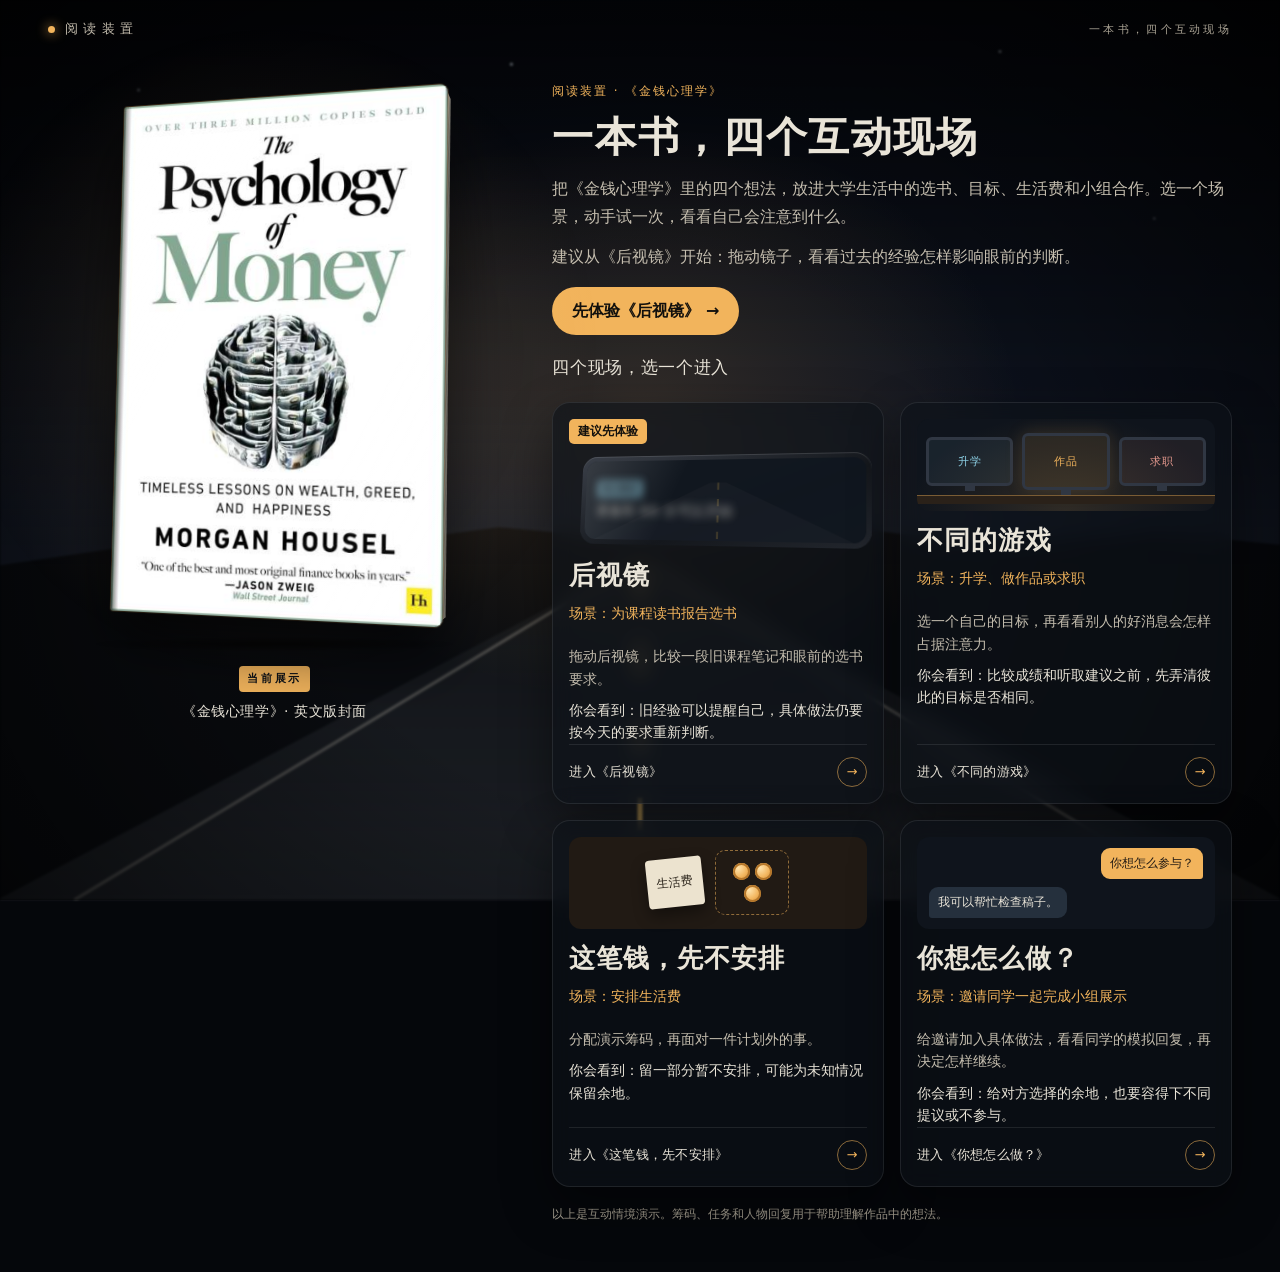
<file: index-v2-preview.html>
<!-- File: index.html -->
<!DOCTYPE html>
<html lang="zh-CN">
<head>
<meta charset="UTF-8">
<meta name="viewport" content="width=device-width, initial-scale=1, viewport-fit=cover">
<title>阅读装置</title>
<style>
  :root {
    --ink: #e9e4d8;
    --ink-dim: #c5beaf;
    --ink-faint: #aaa394;
    --amber: #f2b45c;
    --amber-soft: rgba(242, 180, 92, 0.14);
    --cyan: #8fd3e8;
    --glass: rgba(14, 18, 25, 0.62);
    --glass-line: rgba(255, 255, 255, 0.09);
    --rx: 0deg;
    --ry: 0deg;
  }

  * {
    box-sizing: border-box;
    margin: 0;
    padding: 0;
  }

  html,
  body {
    min-height: 100%;
    background: #05070b;
    color: var(--ink);
    font-family: "PingFang SC", "Hiragino Sans GB", "Noto Sans SC", "Microsoft YaHei", system-ui, sans-serif;
    -webkit-font-smoothing: antialiased;
  }

  body {
    overflow-x: hidden;
  }

  a {
    color: inherit;
    text-decoration: none;
  }

  /* ---------- 夜路背景 ---------- */
  .backdrop {
    position: fixed;
    inset: 0;
    z-index: 0;
    pointer-events: none;
  }

  .backdrop svg {
    width: 100%;
    height: 100%;
    display: block;
    filter: blur(1.2px) brightness(0.8);
  }

  .dash {
    stroke-dasharray: 26 34;
    animation: drive 3.2s linear infinite;
  }

  @keyframes drive {
    to {
      stroke-dashoffset: -60;
    }
  }

  .backdrop::after {
    content: "";
    position: absolute;
    inset: 0;
    background:
      radial-gradient(ellipse at 50% 46%, rgba(242, 180, 92, 0.16) 0%, transparent 42%),
      radial-gradient(ellipse at 50% 60%, transparent 35%, rgba(0, 0, 0, 0.82) 100%);
  }

  /* ---------- 顶部 ---------- */
  .top {
    position: relative;
    z-index: 3;
    display: flex;
    justify-content: space-between;
    align-items: center;
    padding: max(20px, env(safe-area-inset-top)) clamp(18px, 4vw, 48px) 0;
  }

  .brand {
    font-size: 13px;
    letter-spacing: 0.42em;
    color: var(--ink-dim);
  }

  .brand::before {
    content: "";
    display: inline-block;
    width: 7px;
    height: 7px;
    margin-right: 10px;
    border-radius: 50%;
    background: var(--amber);
    box-shadow: 0 0 12px var(--amber);
    vertical-align: middle;
  }

  .now {
    font-size: 11px;
    letter-spacing: 0.3em;
    color: var(--ink-faint);
  }

  /* ---------- 主画面 ---------- */
  .scene {
    position: relative;
    z-index: 2;
    min-height: calc(100vh - 60px);
    min-height: calc(100dvh - 60px);
    display: grid;
    grid-template-columns: 1fr auto 1fr;
    align-items: center;
    gap: clamp(20px, 4vw, 64px);
    padding: clamp(20px, 4vh, 48px) clamp(18px, 4vw, 48px) max(28px, env(safe-area-inset-bottom));
  }

  /* 侧边竖排书名 */
  .vertical {
    justify-self: start;
    align-self: center;
    writing-mode: vertical-rl;
    font-size: clamp(40px, 6.2vw, 92px);
    font-weight: 800;
    letter-spacing: 0.18em;
    line-height: 1;
    color: transparent;
    -webkit-text-stroke: 1px rgba(242, 180, 92, 0.32);
    user-select: none;
    pointer-events: none;
  }

  /* ---------- 书 ---------- */
  .book-wrap {
    position: relative;
    display: flex;
    flex-direction: column;
    align-items: center;
    perspective: 1200px;
  }

  .halo {
    position: absolute;
    top: 42%;
    left: 50%;
    width: 150%;
    aspect-ratio: 1;
    transform: translate(-50%, -50%);
    border-radius: 50%;
    background: radial-gradient(circle, rgba(242, 180, 92, 0.22) 0%, rgba(242, 180, 92, 0.05) 40%, transparent 68%);
    animation: breathe 7s ease-in-out infinite;
    pointer-events: none;
  }

  @keyframes breathe {
    0%, 100% {
      opacity: 0.75;
    }
    50% {
      opacity: 1;
    }
  }

  .book {
    position: relative;
    width: clamp(190px, 24vw, 320px);
    aspect-ratio: 400 / 618;
    transform-style: preserve-3d;
    transform: rotateY(calc(-16deg + var(--ry))) rotateX(calc(4deg + var(--rx)));
    animation: float 8s ease-in-out infinite;
  }

  @keyframes float {
    0%, 100% {
      translate: 0 0;
    }
    50% {
      translate: 0 -8px;
    }
  }

  .cover {
    position: absolute;
    inset: 0;
    border-radius: 3px 8px 8px 3px;
    overflow: hidden;
    background: linear-gradient(155deg, #1d222b 0%, #0f1218 55%, #191d24 100%);
    box-shadow:
      0 30px 60px rgba(0, 0, 0, 0.65),
      0 0 0 1px rgba(242, 180, 92, 0.25),
      inset 0 1px 0 rgba(255, 255, 255, 0.08);
  }

  .cover::before {
    content: "";
    position: absolute;
    top: 0;
    bottom: 0;
    left: 0;
    width: 14px;
    background: linear-gradient(90deg, rgba(0, 0, 0, 0.55), rgba(255, 255, 255, 0.06) 60%, transparent);
    z-index: 2;
    pointer-events: none;
  }

  .cover::after {
    content: "";
    position: absolute;
    inset: 0;
    background: linear-gradient(118deg, rgba(255, 255, 255, 0.14) 0%, transparent 32%, transparent 70%, rgba(255, 255, 255, 0.05) 100%);
    z-index: 2;
    pointer-events: none;
  }

  .cover img {
    width: 100%;
    height: 100%;
    object-fit: contain;
    display: block;
  }

  .placeholder {
    position: absolute;
    inset: 0;
    display: flex;
    flex-direction: column;
    justify-content: center;
    gap: 28px;
    padding: 12% 12% 9% 16%;
  }

  .placeholder .rule {
    width: 38%;
    height: 2px;
    background: var(--amber);
  }

  .placeholder .ph-title {
    font-size: clamp(26px, 3.4vw, 44px);
    font-weight: 800;
    line-height: 1.2;
    letter-spacing: 0.08em;
    color: var(--ink);
    word-break: keep-all;
  }

  .placeholder .ph-mark {
    border: 1px dashed rgba(242, 180, 92, 0.55);
    border-radius: 6px;
    padding: 8px 10px;
    font-size: 10.5px;
    line-height: 1.6;
    color: var(--amber);
    background: rgba(242, 180, 92, 0.06);
  }

  .placeholder .ph-mark code {
    font-family: ui-monospace, SFMono-Regular, Menlo, monospace;
    font-size: 10px;
    color: var(--ink-dim);
  }

  .pages {
    position: absolute;
    top: 1.5%;
    bottom: 1.5%;
    right: 0;
    width: 22px;
    transform-origin: right center;
    transform: rotateY(-90deg);
    background: repeating-linear-gradient(90deg, #d9d2c2 0 1px, #bfb7a6 1px 2px);
    opacity: 0.7;
  }

  .floor-shadow {
    width: 80%;
    height: 22px;
    margin-top: 26px;
    border-radius: 50%;
    background: radial-gradient(ellipse, rgba(0, 0, 0, 0.7), transparent 70%);
    animation: shadow 8s ease-in-out infinite;
  }

  @keyframes shadow {
    0%, 100% {
      transform: scaleX(1);
      opacity: 0.9;
    }
    50% {
      transform: scaleX(0.9);
      opacity: 0.65;
    }
  }

  .caption {
    margin-top: 14px;
    display: flex;
    align-items: center;
    gap: 10px;
    font-size: clamp(15px, 1.6vw, 18px);
    letter-spacing: 0.12em;
  }

  .caption .label {
    font-size: 10px;
    letter-spacing: 0.24em;
    padding: 4px 8px;
    border-radius: 4px;
    color: #0d1117;
    background: var(--amber);
    font-weight: 700;
  }

  /* ---------- 作品入口 ---------- */
  .works {
    justify-self: end;
    align-self: end;
    display: flex;
    flex-direction: column;
    gap: 14px;
    width: min(340px, 100%);
    margin-bottom: clamp(0px, 6vh, 64px);
  }

  .works-head {
    font-size: 11px;
    letter-spacing: 0.32em;
    color: var(--ink-faint);
    padding-left: 2px;
  }

  .work {
    position: relative;
    display: block;
    padding: 16px;
    border-radius: 18px;
    background: var(--glass);
    border: 1px solid var(--glass-line);
    backdrop-filter: blur(10px);
    -webkit-backdrop-filter: blur(10px);
    box-shadow: 0 20px 50px rgba(0, 0, 0, 0.45);
    transition: transform 0.4s ease, border-color 0.4s ease;
    outline: none;
  }

  .work:hover,
  .work:focus-visible {
    transform: translateY(-3px);
    border-color: rgba(242, 180, 92, 0.45);
  }

  .work:focus-visible {
    box-shadow:
      0 0 0 3px rgba(143, 211, 232, 0.6),
      0 20px 50px rgba(0, 0, 0, 0.45);
  }

  /* 迷你后视镜 */
  .mini {
    position: relative;
    height: 92px;
    border-radius: 16px;
    padding: 5px;
    background: linear-gradient(160deg, #3a3f48, #14171c 60%, #22262d);
    box-shadow: inset 0 1px 0 rgba(255, 255, 255, 0.12);
    transform: perspective(600px) rotateY(-14deg) rotateX(6deg);
    transition: transform 0.6s ease;
  }

  .mini-glass {
    position: relative;
    width: 100%;
    height: 100%;
    border-radius: 12px;
    overflow: hidden;
    background: rgba(20, 26, 34, 0.95);
  }

  .mini-glass svg {
    position: absolute;
    inset: 0;
    width: 100%;
    height: 100%;
    opacity: 0.5;
  }

  .mini-note {
    position: absolute;
    inset: 0;
    display: flex;
    flex-direction: column;
    justify-content: center;
    gap: 5px;
    padding: 8px 12px;
    filter: blur(4px);
    opacity: 0.45;
    transition: filter 0.6s ease, opacity 0.6s ease;
  }

  .mini-note .tag {
    align-self: flex-start;
    font-size: 9px;
    font-weight: 700;
    letter-spacing: 0.12em;
    padding: 3px 6px;
    border-radius: 3px;
    color: #0d1117;
    background: var(--cyan);
  }

  .mini-note strong {
    font-size: 14px;
    letter-spacing: 0.04em;
  }

  .mini-shine {
    position: absolute;
    inset: 0;
    background: linear-gradient(115deg, rgba(255, 255, 255, 0.16) 0%, transparent 35%);
    pointer-events: none;
  }

  .work:hover .mini,
  .work:focus-visible .mini {
    transform: perspective(600px) rotateY(0deg) rotateX(0deg);
  }

  .work:hover .mini-note,
  .work:focus-visible .mini-note {
    filter: blur(0);
    opacity: 1;
  }

  .work-meta {
    margin-top: 14px;
    display: flex;
    flex-direction: column;
    gap: 6px;
  }

  .work-type {
    font-size: 10px;
    letter-spacing: 0.28em;
    color: var(--amber);
  }

  .work-title {
    font-size: clamp(24px, 2.6vw, 30px);
    font-weight: 800;
    letter-spacing: 0.12em;
  }

  .work-pair {
    font-size: 12.5px;
    color: var(--ink-dim);
    letter-spacing: 0.04em;
  }

  .work-cta {
    margin-top: 10px;
    display: flex;
    justify-content: space-between;
    align-items: center;
    padding-top: 12px;
    border-top: 1px solid var(--glass-line);
    font-size: 13px;
    letter-spacing: 0.08em;
  }

  .work-cta .arrow {
    display: inline-grid;
    place-items: center;
    width: 30px;
    height: 30px;
    border-radius: 50%;
    border: 1px solid rgba(242, 180, 92, 0.55);
    color: var(--amber);
    transition: background 0.3s, color 0.3s;
  }

  .work:hover .arrow,
  .work:focus-visible .arrow {
    background: var(--amber);
    color: #0d1117;
  }

  .desk-preview {
    position: relative; display: flex; align-items: center; gap: 9px;
    height: 92px; padding: 12px 9px 20px; border-radius: 12px;
    background: radial-gradient(ellipse at 50% 100%, #f2b45c24, transparent 75%), #0f141c;
    overflow: hidden;
  }
  .desk-preview::after {
    content: ""; position: absolute; left: 0; right: 0; bottom: 7px;
    height: 8px; border-top: 1px solid #f2b45c66; background: #2a2119;
  }
  .preview-screen {
    position: relative; display: grid; place-items: center; flex: 1; min-width: 0;
    height: 49px; border: 3px solid #303743; border-radius: 6px;
    background: #8fd3e813; color: #8fd3e8; font-size: 11px; letter-spacing: .1em;
  }
  .preview-screen::after {
    content: ""; position: absolute; bottom: -8px; left: 44%; width: 12%; height: 5px; background: #303743;
  }
  .preview-screen:nth-child(2) { height: 57px; color: var(--amber); background: #f2b45c18; box-shadow: 0 0 18px #f2b45c28; }
  .preview-screen:nth-child(3) { color: #e79a8f; background: #e79a8f13; }

  .chip-preview { display:flex; align-items:center; justify-content:center; gap:12px; height:92px; border-radius:12px; background:#211a14; }
  .preview-paper { padding:16px 10px; border-radius:4px; background:#ece3cf; color:#2b241b; font-size:12px; transform:rotate(-6deg); box-shadow:0 7px 15px #0006; }
  .preview-reserve { display:flex; flex-wrap:wrap; justify-content:center; gap:5px; width:74px; padding:12px 8px; border:1px dashed #f2b45c88; border-radius:10px; }
  .preview-chip { width:17px; height:17px; border-radius:50%; background:radial-gradient(circle at 30% 30%,#ffe4ad,#f2b45c 55%,#b6772a); box-shadow:inset 0 0 0 2px #b6772a; }

  /* ---------- 手机适配 ---------- */
  @media (max-width: 820px) {
    .scene {
      grid-template-columns: 1fr;
      justify-items: center;
      gap: 28px;
      padding-top: 18px;
    }

    .vertical {
      position: absolute;
      top: 10px;
      left: 14px;
      font-size: clamp(40px, 13vw, 64px);
      opacity: 0.7;
    }

    .book {
      width: clamp(170px, 50vw, 240px);
    }

    .works {
      justify-self: center;
      align-self: start;
      margin-bottom: 0;
    }
  }

  @media (prefers-reduced-motion: reduce) {
    .dash,
    .halo,
    .book,
    .floor-shadow {
      animation: none;
    }

    .work,
    .mini,
    .mini-note {
      transition: none;
    }
  }

  .chat-preview { display:flex; flex-direction:column; justify-content:center; gap:8px; height:92px; padding:12px; border-radius:12px; background:#0f141c; }
  .chat-preview span { align-self:flex-end; padding:7px 9px; border-radius:9px 9px 3px 9px; background:#f2b45c; color:#211a14; font-size:12px; }
  .chat-preview span + span { align-self:flex-start; border-radius:9px 9px 9px 3px; background:#25303d; color:#e9e4d8; }
  .work-pair, .cta, .site-name, .book-caption { font-size:14px; line-height:1.7; }

  /* 一本书与四个场景：保留周围留白，缩短入口纵向队列 */
  .scene {
    width: min(1280px, 100%);
    margin: 0 auto;
    grid-template-columns: minmax(0, 0.8fr) minmax(0, 1.2fr);
    align-items: start;
    gap: clamp(32px, 4vw, 64px);
    padding: clamp(32px, 5vh, 64px) clamp(24px, 4vw, 48px) 48px;
  }
  .vertical { display: none; }
  .book-wrap { min-width: 0; padding-top: 8px; }
  .book { width: min(340px, 100%); }
  .floor-shadow { margin-top: 20px; height: 16px; }
  .caption { flex-direction: column; gap: 8px; text-align: center; letter-spacing: .04em; line-height: 1.6; font-size: 14px; }
  .caption .label { font-size: 11px; }
  .works {
    display: grid;
    grid-template-columns: repeat(2, minmax(0, 1fr));
    width: 100%; min-width: 0;
    justify-self: stretch; align-self: start;
    gap: 16px; margin-bottom: 0;
  }
  .works-head { grid-column: 1 / -1; font-size: 17px; line-height: 1.7; letter-spacing: .04em; color: var(--ink); padding: 0 0 4px; }
  .work { display: flex; flex-direction: column; min-width: 0; padding: 16px; }
  .work-type { display: none; }
  .work-meta { margin-top: 12px; gap: 6px; margin-bottom: 12px; }
  .work-title { font-size: clamp(21px, 2vw, 26px); line-height: 1.4; letter-spacing: .04em; overflow-wrap: anywhere; }
  .work-pair { font-size: 13px; line-height: 1.6; }
  .work-cta { margin-top: auto; gap: 10px; font-size: 13px; line-height: 1.65; letter-spacing: .02em; }
  .work-cta .arrow { flex: none; }
  .mini, .desk-preview, .chip-preview, .chat-preview { flex: none; }
  .scene {
    grid-template-areas:
      "book intro"
      "book works"
      "book disclaimer";
    row-gap: 18px;
  }
  .intro { grid-area: intro; max-width: 720px; }
  .intro-eyebrow { color: var(--amber); font-size: 12px; letter-spacing: .16em; }
  .intro h1 { margin-top: 12px; font-size: clamp(30px, 3.2vw, 46px); line-height: 1.25; letter-spacing: .04em; }
  .intro p:not(.intro-eyebrow) { margin-top: 12px; color: var(--ink-dim); font-size: 16px; line-height: 1.75; }
  .intro .intro-start-note { color: var(--ink); }
  .intro-start { display: inline-flex; align-items: center; justify-content: center; min-height: 48px; margin-top: 16px; padding: 10px 20px; border-radius: 999px; background: var(--amber); color: #12100d; font-size: 16px; font-weight: 700; }
  .intro-start:hover, .intro-start:focus-visible { background: #ffd08a; }
  .intro-start:focus-visible { outline: 3px solid var(--cyan); outline-offset: 3px; }
  .book-wrap { grid-area: book; }
  .works { grid-area: works; }
  .work-recommend { align-self: flex-start; margin-bottom: 10px; padding: 4px 9px; border-radius: 5px; background: var(--amber); color: #12100d; font-size: 12px; font-weight: 700; }
  .work-scene, .work-action, .work-outcome { font-size: 14px; line-height: 1.6; color: var(--ink-dim); }
  .work-scene { margin-top: 2px; color: var(--amber); }
  .work-action, .work-outcome { margin-top: 9px; }
  .work-outcome { color: var(--ink); }
  .site-disclaimer { grid-area: disclaimer; color: var(--ink-faint); font-size: 12px; line-height: 1.65; }
  @media (max-width: 999px) {
    .scene { grid-template-columns: minmax(0, 1fr); grid-template-areas: "intro" "book" "works" "disclaimer"; min-height: auto; gap: 24px; padding-top: 32px; }
    .intro { width: min(680px, 100%); justify-self: center; }
    .book { width: min(300px, 65vw); }
    .book-wrap { width: 100%; }
    .works { width: min(680px, 100%); justify-self: center; }
    .works-head { text-align: center; }
    .work-title { font-size: 24px; }
    .site-disclaimer { width: min(680px, 100%); justify-self: center; }
  }
  @media (max-width: 599px) {
    .scene { padding-left: 20px; padding-right: 20px; gap: 20px; }
    .intro h1 { font-size: clamp(25px, 7vw, 32px); }
    .intro p:not(.intro-eyebrow) { font-size: 15px; line-height: 1.65; margin-top: 9px; }
    .intro-start { margin-top: 12px; }
    .works { grid-template-columns: minmax(0, 1fr); width: min(400px, 100%); }
    .book { width: min(150px, 36vw); }
    .book-wrap { padding-top: 0; }
    .caption { margin-top: 4px; }
    .works-head { font-size: 16px; }
    .work { padding: 18px; }
    .work-title { font-size: 24px; }
    .top { gap: 14px; }
    .now { font-size: 10px; letter-spacing: .1em; }
  }
</style>
<link rel="stylesheet" href="mobile-v2-preview.css">
</head>
<body data-page="index">

<div class="backdrop" aria-hidden="true">
  <svg viewBox="0 0 1000 700" preserveAspectRatio="xMidYMax slice">
    <defs>
      <linearGradient id="sky" x1="0" y1="0" x2="0" y2="1">
        <stop offset="0" stop-color="#05070d"/>
        <stop offset="0.7" stop-color="#111827"/>
        <stop offset="1" stop-color="#1b2232"/>
      </linearGradient>
      <linearGradient id="asphalt" x1="0" y1="0" x2="0" y2="1">
        <stop offset="0" stop-color="#14171c"/>
        <stop offset="1" stop-color="#23272e"/>
      </linearGradient>
    </defs>
    <rect width="1000" height="440" fill="url(#sky)"/>
    <g fill="#cfd8e6">
      <circle cx="110" cy="70" r="1.2" opacity="0.6"/>
      <circle cx="250" cy="150" r="1" opacity="0.4"/>
      <circle cx="400" cy="50" r="1.3" opacity="0.7"/>
      <circle cx="640" cy="100" r="1" opacity="0.5"/>
      <circle cx="780" cy="40" r="1.2" opacity="0.6"/>
      <circle cx="900" cy="170" r="1" opacity="0.4"/>
    </g>
    <path d="M0 440 L150 418 L270 426 L390 410 L500 420 L640 408 L780 424 L900 414 L1000 424 L1000 440 Z" fill="#0a0d13"/>
    <rect y="440" width="1000" height="260" fill="#0b0e13"/>
    <polygon points="490,440 510,440 1000,700 0,700" fill="url(#asphalt)"/>
    <line x1="491" y1="440" x2="60" y2="700" stroke="#c9c4b8" stroke-width="2.5" opacity="0.35"/>
    <line x1="509" y1="440" x2="940" y2="700" stroke="#c9c4b8" stroke-width="2.5" opacity="0.35"/>
    <line class="dash" x1="500" y1="440" x2="500" y2="700" stroke="#f2c46b" stroke-width="4" opacity="0.7"/>
  </svg>
</div>

<header class="top">
  <span class="brand" id="siteName"></span>
  <span class="now">一本书，四个互动现场</span>
</header>

<main class="scene" id="scene">

  <div class="vertical" id="verticalTitle" aria-hidden="true"></div>

  <section class="intro" aria-labelledby="intro-title">
    <p class="intro-eyebrow">阅读装置 · 《金钱心理学》</p>
    <h1 id="intro-title">一本书，四个互动现场</h1>
    <p>把《金钱心理学》里的四个想法，放进大学生活中的选书、目标、生活费和小组合作。选一个场景，动手试一次，看看自己会注意到什么。</p>
    <p class="intro-start-note">建议从《后视镜》开始：拖动镜子，看看过去的经验怎样影响眼前的判断。</p>
    <a class="intro-start" href="rearview.html">先体验《后视镜》 →</a>
  </section>

  <section class="book-wrap" aria-label="当前展示的书">
    <div class="halo"></div>
    <div class="book">
      <div class="cover" id="cover">
        <!-- ===== 封面图片替换位置 =====
             在下方 CONFIG.book.cover 填入图片路径（例如 images/cover.jpg），
             脚本会自动用图片替换此占位；留空则显示书名占位。 -->
      </div>
      <div class="pages"></div>
    </div>
    <div class="floor-shadow"></div>
    <p class="caption">
      <span class="label">当前展示</span>
      <span id="bookCaption"></span>
    </p>
  </section>

  <nav class="works" id="works" aria-label="作品入口"></nav>

  <p class="site-disclaimer">以上是互动情境演示。筹码、任务和人物回复用于帮助理解作品中的想法。</p>

</main>

<script>
/* ==================================================
   配置区：替换书名、封面、作品信息只需修改这里
   ================================================== */
var CONFIG = {
  siteName: "阅读装置",
  book: {
    title: "金钱心理学",
    cover: "assets/psychology-of-money-english-cover.jpg",
    edition: "The Psychology of Money（英文版）"
  },
  works: [
    {
      type: "互动作品",
      title: "后视镜",
      href: "rearview.html",
      pairing: "《金钱心理学》× 旧课程笔记",
      scene: "为课程读书报告选书",
      action: "拖动后视镜，比较一段旧课程笔记和眼前的选书要求。",
      outcome: "旧经验可以提醒自己，具体做法仍要按今天的要求重新判断。",
      recommended: true,
      cta: "进入《后视镜》",
      previewTag: "笔记概括",
      previewLine: "准备到 60 分可以开始"
    },
    {
      type: "互动作品",
      title: "不同的游戏",
      href: "game.html",
      pairing: "《金钱心理学》× 大学书桌",
      scene: "升学、做作品或求职",
      action: "选一个自己的目标，再看看别人的好消息会怎样占据注意力。",
      outcome: "比较成绩和听取建议之前，先弄清彼此的目标是否相同。",
      cta: "进入《不同的游戏》",
      previewKind: "screens"
    },
    {
      type: "互动作品",
      title: "这笔钱，先不安排",
      href: "buffer.html",
      pairing: "《金钱心理学》× 生活费",
      scene: "安排生活费",
      action: "分配演示筹码，再面对一件计划外的事。",
      outcome: "留一部分暂不安排，可能为未知情况保留余地。",
      cta: "进入《这笔钱，先不安排》",
      previewKind: "chips"
    },
    {
      type: "互动作品",
      title: "你想怎么做？",
      href: "choice.html",
      pairing: "《金钱心理学》× 小组展示",
      scene: "邀请同学一起完成小组展示",
      action: "给邀请加入具体做法，看看同学的模拟回复，再决定怎样继续。",
      outcome: "给对方选择的余地，也要容得下不同提议或不参与。",
      cta: "进入《你想怎么做？》",
      previewKind: "chat"
    }
  ]
};
/* ================== 配置区结束 ================== */

(function () {
  var book = CONFIG.book;

  document.title = CONFIG.siteName + "｜《" + book.title + "》";
  document.getElementById("siteName").textContent = CONFIG.siteName;
  document.getElementById("verticalTitle").textContent = book.title;
  document.getElementById("bookCaption").textContent = "《" + book.title + "》· 英文版封面";

  /* ---------- 封面：有图用图，无图用占位 ---------- */
  var cover = document.getElementById("cover");

  function renderPlaceholder() {
    cover.innerHTML = "";
    var ph = document.createElement("div");
    ph.className = "placeholder";

    var rule = document.createElement("div");
    rule.className = "rule";

    var title = document.createElement("div");
    title.className = "ph-title";
    title.textContent = book.title;

    ph.appendChild(rule);
    ph.appendChild(title);
    cover.appendChild(ph);
  }

  if (book.cover) {
    var img = document.createElement("img");
    img.src = book.cover;
    img.alt = "《" + (book.edition || book.title) + "》封面";
    img.onerror = renderPlaceholder;
    cover.appendChild(img);
  } else {
    renderPlaceholder();
  }

  /* ---------- 作品入口 ---------- */
  var works = document.getElementById("works");
  var head = document.createElement("div");
  head.className = "works-head";
  head.textContent = "四个现场，选一个进入";
  works.appendChild(head);

  CONFIG.works.forEach(function (w) {
    var a = document.createElement("a");
    a.className = "work";
    a.href = w.href;
    a.setAttribute("aria-label", w.type + "：" + w.title + "。场景：" + w.scene + "。" + w.action);

    a.innerHTML =
      '<div class="mini" aria-hidden="true">' +
        '<div class="mini-glass">' +
          '<svg viewBox="0 0 280 90" preserveAspectRatio="xMidYMid slice">' +
            '<rect width="280" height="90" fill="#0f141c"/>' +
            '<polygon points="132,28 148,28 280,90 0,90" fill="#1b1f26"/>' +
            '<line x1="140" y1="28" x2="140" y2="90" stroke="#6b5a35" stroke-width="2" stroke-dasharray="7 9"/>' +
          '</svg>' +
          '<div class="mini-note">' +
            '<span class="tag"></span>' +
            '<strong></strong>' +
          '</div>' +
          '<div class="mini-shine"></div>' +
        '</div>' +
      '</div>' +
      '<div class="work-meta">' +
        '<span class="work-type"></span>' +
        '<span class="work-title"></span>' +
        '<span class="work-scene"></span>' +
      '</div>' +
      '<p class="work-action"></p>' +
      '<p class="work-outcome"></p>' +
      '<div class="work-cta">' +
        '<span class="cta-text"></span>' +
        '<span class="arrow" aria-hidden="true">→</span>' +
      '</div>';

    a.querySelector(".mini-note .tag").textContent = w.previewTag;
    a.querySelector(".mini-note strong").textContent = w.previewLine;
    a.querySelector(".work-type").textContent = w.type;
    a.querySelector(".work-title").textContent = w.title;
    a.querySelector(".work-scene").textContent = "场景：" + w.scene;
    a.querySelector(".work-action").textContent = w.action;
    a.querySelector(".work-outcome").textContent = "你会看到：" + w.outcome;
    a.querySelector(".cta-text").textContent = w.cta;
    if (w.recommended) {
      var recommend = document.createElement("span");
      recommend.className = "work-recommend";
      recommend.textContent = "建议先体验";
      a.prepend(recommend);
    }

    if (w.previewKind === "screens") {
      var desk = document.createElement("div");
      desk.className = "desk-preview";
      desk.setAttribute("aria-hidden", "true");
      ["升学", "作品", "求职"].forEach(function (label) {
        var screen = document.createElement("span");
        screen.className = "preview-screen";
        screen.textContent = label;
        desk.appendChild(screen);
      });
      a.querySelector(".mini").replaceWith(desk);
    }


    if (w.previewKind === "chips") {
      var preview = document.createElement("div");
      preview.className = "chip-preview";
      preview.setAttribute("aria-hidden", "true");
      preview.innerHTML = '<span class="preview-paper">生活费</span><span class="preview-reserve"><i class="preview-chip"></i><i class="preview-chip"></i><i class="preview-chip"></i></span>';
      a.querySelector(".mini").replaceWith(preview);
    }

    if (w.previewKind === "chat") {
      var chat = document.createElement("div");
      chat.className = "chat-preview";
      chat.setAttribute("aria-hidden", "true");
      chat.innerHTML = '<span>你想怎么参与？</span><span>我可以帮忙检查稿子。</span>';
      a.querySelector(".mini").replaceWith(chat);
    }

    works.appendChild(a);
  });

  /* ---------- 克制的视差：仅鼠标、仅允许动态时 ---------- */
  var reduce = window.matchMedia("(prefers-reduced-motion: reduce)").matches;
  if (reduce) return;

  var root = document.documentElement;
  var targetX = 0;
  var targetY = 0;
  var curX = 0;
  var curY = 0;
  var running = false;

  function tick() {
    curX += (targetX - curX) * 0.08;
    curY += (targetY - curY) * 0.08;
    root.style.setProperty("--ry", (curX * 8).toFixed(2) + "deg");
    root.style.setProperty("--rx", (-curY * 5).toFixed(2) + "deg");
    if (Math.abs(targetX - curX) > 0.001 || Math.abs(targetY - curY) > 0.001) {
      requestAnimationFrame(tick);
    } else {
      running = false;
    }
  }

  window.addEventListener("pointermove", function (e) {
    if (e.pointerType !== "mouse") return;
    targetX = e.clientX / window.innerWidth - 0.5;
    targetY = e.clientY / window.innerHeight - 0.5;
    if (!running) {
      running = true;
      requestAnimationFrame(tick);
    }
  });

  document.addEventListener("mouseleave", function () {
    targetX = 0;
    targetY = 0;
    if (!running) {
      running = true;
      requestAnimationFrame(tick);
    }
  });
})();
</script>
</body>
</html>
</file>
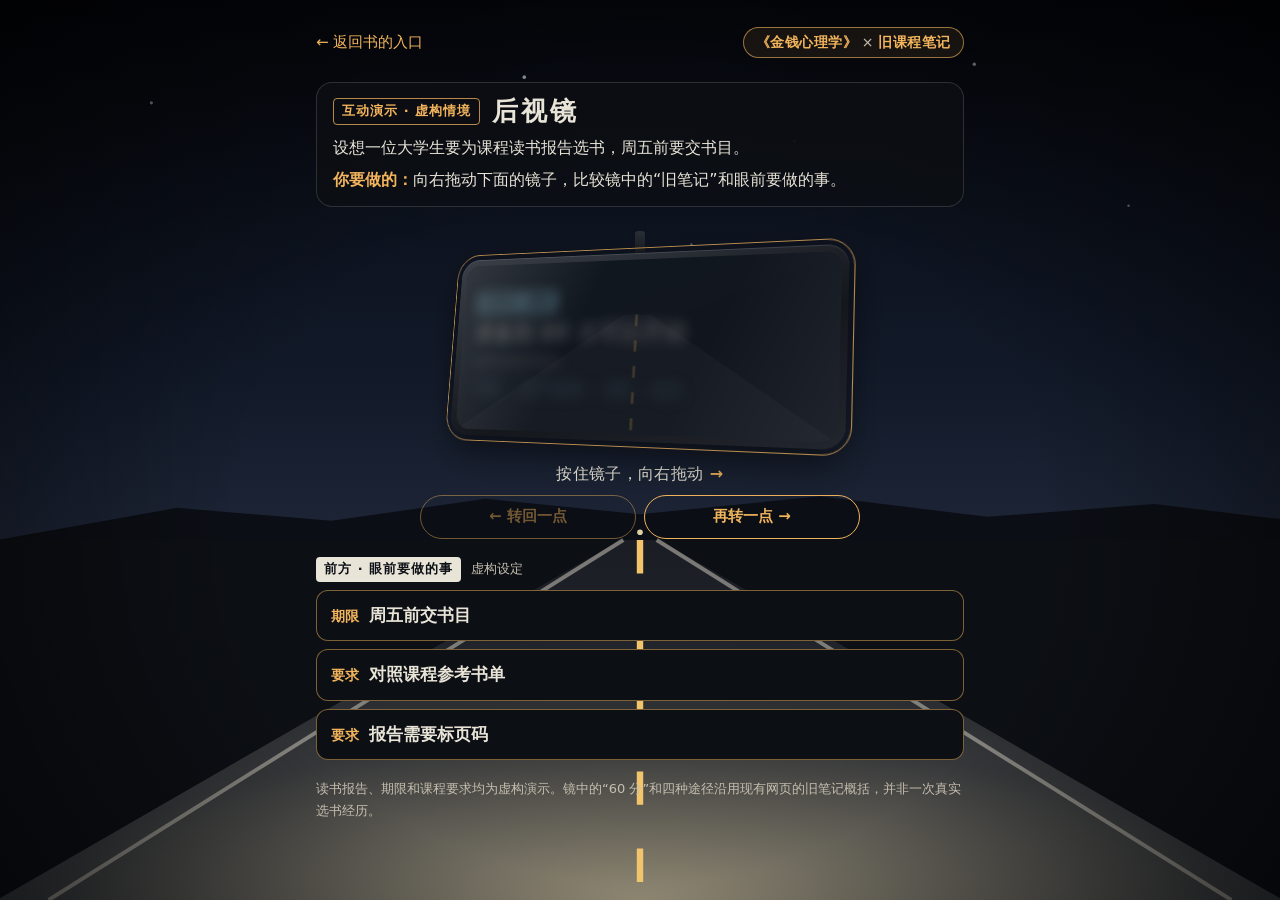
<file: rearview-v2-preview.html>
<!DOCTYPE html>
<html lang="zh-CN">
<head>
<meta charset="UTF-8">
<meta name="viewport" content="width=device-width, initial-scale=1, viewport-fit=cover">
<meta name="color-scheme" content="dark">
<meta name="robots" content="noindex">
<title>后视镜（候选 v2）｜《金钱心理学》× 旧课程笔记</title>
<style>
  :root {
    --ink: #e9e4d8;
    --ink-dim: #c5beaf;
    --amber: #f2b45c;
    --cyan: #8fd3e8;
    --rose: #e79a8f;
    --panel: #0c0f14;
    --line: rgba(255, 255, 255, 0.14);
    --glass: rgba(20, 26, 34, 0.96);
    --mirror-w: min(100%, 360px);
    --mirror-h: 168px;
  }

  * {
    box-sizing: border-box;
    margin: 0;
    padding: 0;
  }

  [hidden] {
    display: none !important;
  }

  html {
    background: #05070b;
    -webkit-text-size-adjust: 100%;
  }

  body {
    min-height: 100vh;
    min-height: 100svh;
    background: #05070b;
    color: var(--ink);
    font-family: "PingFang SC", "Hiragino Sans GB", "Noto Sans SC", "Microsoft YaHei", system-ui, sans-serif;
    line-height: 1.6;
    -webkit-font-smoothing: antialiased;
    overflow-x: hidden;
  }

  .sr-only {
    position: absolute;
    width: 1px;
    height: 1px;
    margin: -1px;
    overflow: hidden;
    clip: rect(0 0 0 0);
    clip-path: inset(50%);
    white-space: nowrap;
  }

  /* ---------- 夜路（固定背景） ---------- */
  .road {
    position: fixed;
    inset: 0;
    z-index: 0;
    pointer-events: none;
  }

  .road svg {
    width: 100%;
    height: 100%;
    display: block;
  }

  .dash {
    stroke-dasharray: 26 34;
  }

  @keyframes drive {
    to {
      stroke-dashoffset: -60;
    }
  }

  .fog {
    position: fixed;
    inset: 0;
    z-index: 0;
    opacity: 0;
    pointer-events: none;
    background:
      radial-gradient(ellipse at 50% 55%, rgba(60, 70, 85, 0) 0%, rgba(10, 12, 18, 0.85) 70%),
      linear-gradient(to bottom, rgba(8, 10, 14, 0.6), rgba(8, 10, 14, 0.9));
  }

  .vignette {
    position: fixed;
    inset: 0;
    z-index: 0;
    pointer-events: none;
    background: radial-gradient(ellipse at 50% 60%, transparent 45%, rgba(0, 0, 0, 0.75) 100%);
  }

  /* ---------- 页面骨架 ---------- */
  .page {
    position: relative;
    z-index: 1;
    width: min(680px, 100%);
    margin: 0 auto;
    padding:
      max(8px, env(safe-area-inset-top))
      max(16px, env(safe-area-inset-right))
      max(36px, env(safe-area-inset-bottom))
      max(16px, env(safe-area-inset-left));
    display: flex;
    flex-direction: column;
    gap: 14px;
  }

  .top {
    display: flex;
    flex-wrap: wrap;
    align-items: center;
    justify-content: space-between;
    gap: 4px 10px;
  }

  .back {
    display: inline-flex;
    align-items: center;
    min-height: 44px;
    padding: 0 12px;
    margin-left: -12px;
    color: var(--amber);
    font-size: 15px;
    text-decoration: none;
    touch-action: manipulation;
  }

  .back:hover {
    text-decoration: underline;
  }

  .kicker {
    font-size: 14px;
    font-weight: 700;
    line-height: 1.5;
    letter-spacing: 0.04em;
    padding: 4px 12px;
    border: 1px solid rgba(242, 180, 92, 0.6);
    border-radius: 999px;
    color: var(--amber);
    background: rgba(242, 180, 92, 0.08);
  }

  .kicker .x {
    color: var(--ink-dim);
    margin: 0 0.3em;
    font-weight: 400;
  }

  a:focus-visible,
  .btn:focus-visible {
    outline: 3px solid var(--cyan);
    outline-offset: 3px;
  }

  /* ---------- 标签 ---------- */
  .tag {
    display: inline-block;
    font-size: 13px;
    line-height: 1.3;
    letter-spacing: 0.08em;
    padding: 4px 8px;
    border-radius: 4px;
    font-weight: 700;
    color: #0d1117;
  }

  .tag-note { background: var(--cyan); }
  .tag-book { background: var(--amber); }
  .tag-mine { background: var(--rose); }
  .tag-front { background: var(--ink); }

  .tag-demo {
    background: transparent;
    color: var(--amber);
    border: 1px solid rgba(242, 180, 92, 0.75);
  }

  .tags {
    display: flex;
    flex-wrap: wrap;
    gap: 6px;
  }

  /* ---------- 开场 ---------- */
  .intro {
    display: grid;
    gap: 6px;
    padding: 12px 16px;
    border-radius: 16px;
    background: rgba(12, 15, 20, 0.92);
    border: 1px solid var(--line);
  }

  .intro-row {
    display: flex;
    flex-wrap: wrap;
    align-items: center;
    gap: 6px 12px;
  }

  .intro h1 {
    font-size: 26px;
    line-height: 1.3;
    letter-spacing: 0.1em;
  }

  .intro p {
    font-size: 16px;
    line-height: 1.65;
  }

  .intro .task strong {
    color: var(--amber);
  }

  /* ---------- 后视镜 ---------- */
  .rear {
    display: grid;
    gap: 8px;
    justify-items: center;
  }

  .mount {
    position: relative;
    width: var(--mirror-w);
    margin-top: 28px;
    perspective: 900px;
  }

  .stem {
    position: absolute;
    left: 50%;
    top: -22px;
    width: 10px;
    height: 26px;
    margin-left: -5px;
    background: linear-gradient(#2a2f37, #15181d);
    border-radius: 3px;
  }

  .sr-slider {
    position: absolute;
    inset: 0;
    z-index: 5;
    width: 100%;
    height: 100%;
    margin: 0;
    opacity: 0;
    pointer-events: none;
  }

  .mirror {
    position: relative;
    display: flex;
    min-height: var(--mirror-h);
    padding: 7px;
    border-radius: 22px;
    background: linear-gradient(160deg, #3a3f48, #14171c 60%, #22262d);
    box-shadow:
      0 14px 40px rgba(0, 0, 0, 0.6),
      inset 0 1px 0 rgba(255, 255, 255, 0.12);
    transform-origin: 50% 0%;
    cursor: grab;
    touch-action: pan-y;
    user-select: none;
    -webkit-user-select: none;
  }

  .mirror:active {
    cursor: grabbing;
  }

  .mirror.locked {
    cursor: default;
  }

  .mount.is-focus .mirror {
    outline: 3px solid var(--cyan);
    outline-offset: 4px;
  }

  .mirror.invite::after {
    content: "";
    position: absolute;
    inset: -6px;
    border-radius: 28px;
    border: 1px solid rgba(242, 180, 92, 0.75);
    pointer-events: none;
  }

  @keyframes halo {
    0%, 100% {
      opacity: 0.25;
      transform: scale(1);
    }
    50% {
      opacity: 0.9;
      transform: scale(1.03);
    }
  }

  .glass {
    position: relative;
    flex: 1;
    display: flex;
    flex-direction: column;
    justify-content: center;
    border-radius: 16px;
    overflow: hidden;
    background: var(--glass);
  }

  .reflection {
    position: absolute;
    inset: 0;
    opacity: 0.5;
  }

  .reflection svg {
    width: 100%;
    height: 100%;
    display: block;
  }

  .note {
    position: relative;
    display: flex;
    flex-direction: column;
    gap: 6px;
    padding: 12px 16px;
  }

  .note .tag {
    align-self: flex-start;
  }

  .note .line1 {
    font-size: clamp(19px, 5.6vw, 24px);
    font-weight: 700;
    line-height: 1.35;
    letter-spacing: 0.04em;
  }

  .note .line2 {
    font-size: 14px;
    line-height: 1.5;
    color: var(--ink-dim);
  }

  .group {
    display: flex;
    flex-direction: column;
    gap: 6px;
  }

  .chips {
    display: flex;
    flex-wrap: wrap;
    gap: 6px;
  }

  .chips span {
    font-size: 14px;
    line-height: 1.4;
    padding: 3px 10px;
    border-radius: 999px;
    border: 1px solid rgba(143, 211, 232, 0.6);
    color: var(--cyan);
  }

  .glare {
    position: absolute;
    inset: 0;
    background: linear-gradient(115deg, rgba(255, 255, 255, 0.14) 0%, transparent 35%, transparent 65%, rgba(255, 255, 255, 0.06) 100%);
    pointer-events: none;
  }

  /* ---------- 动作区 ---------- */

  .slot {
    width: min(100%, 440px);
    min-height: 78px;
    text-align: center;
  }

  .slot > [data-for] {
    display: none;
    gap: 8px;
  }

  .slot[data-state="hint"] > [data-for="hint"],
  .slot[data-state="ready"] > [data-for="ready"],
  .slot[data-state="done"] > [data-for="done"] {
    display: grid;
  }

  .hint {
    font-size: 16px;
    line-height: 1.65;
    letter-spacing: 0.02em;
    color: var(--ink);
  }

  .arrow {
    display: inline-block;
    margin-left: 0.4em;
    color: var(--amber);
    font-weight: 700;
  }

  @keyframes nudge {
    0%, 100% {
      transform: translateX(0);
    }
    50% {
      transform: translateX(6px);
    }
  }

  .steps,
  .btn-row {
    display: grid;
    grid-template-columns: 1fr 1fr;
    gap: 8px;
  }

  .btn {
    display: inline-flex;
    align-items: center;
    justify-content: center;
    min-height: 44px;
    padding: 0 16px;
    border-radius: 999px;
    border: 1px solid var(--amber);
    background: transparent;
    color: var(--amber);
    font: inherit;
    font-size: 15px;
    font-weight: 700;
    line-height: 1.3;
    cursor: pointer;
    touch-action: manipulation;
    text-decoration: none;
  }

  .btn.primary {
    min-height: 48px;
    background: var(--amber);
    color: #0d1117;
    font-size: 16px;
  }

  .btn[aria-disabled="true"] {
    opacity: 0.45;
    cursor: default;
  }

  /* ---------- 前方：眼前要做的事 ---------- */
  .front {
    display: grid;
    gap: 8px;
  }

  .front-head {
    display: flex;
    flex-wrap: wrap;
    align-items: center;
    gap: 6px 10px;
  }

  .front-sub {
    font-size: 13px;
    color: var(--ink-dim);
  }

  .front-list {
    list-style: none;
    display: grid;
    gap: 8px;
  }

  .sign {
    display: flex;
    align-items: baseline;
    gap: 10px;
    padding: 12px 14px;
    border-radius: 12px;
    background: var(--panel);
    border: 1px solid rgba(242, 180, 92, 0.5);
  }

  .sign-k {
    flex: none;
    font-size: 14px;
    font-weight: 700;
    color: var(--amber);
  }

  .sign-v {
    font-size: 17px;
    font-weight: 700;
    line-height: 1.5;
  }

  .fine {
    font-size: 13px;
    line-height: 1.7;
    color: var(--ink-dim);
  }

  /* ---------- 回正之后 ---------- */
  .after {
    display: grid;
    gap: 14px;
    padding-top: 6px;
  }

  @keyframes rise {
    from {
      opacity: 0;
      transform: translateY(8px);
    }
    to {
      opacity: 1;
      transform: none;
    }
  }

  .after h2 {
    font-size: 22px;
    line-height: 1.4;
    letter-spacing: 0.06em;
  }

  .after:focus,
  .after h2:focus {
    outline: none;
  }

  .lead {
    font-size: 16px;
    line-height: 1.7;
    color: var(--ink-dim);
  }

  .panel {
    display: grid;
    gap: 8px;
    padding: 14px 16px;
    border-radius: 14px;
    background: var(--panel);
    border: 1px solid var(--line);
    border-left-width: 4px;
  }

  .panel.p-note { border-left-color: var(--cyan); }
  .panel.p-book { border-left-color: var(--amber); }
  .panel.p-mine { border-left-color: var(--rose); }

  .panel h3 {
    font-size: 18px;
    line-height: 1.5;
  }

  .panel p {
    font-size: 16px;
    line-height: 1.7;
  }

  .panel .quote {
    font-size: 19px;
    font-weight: 700;
    line-height: 1.6;
  }

  .panel .meta {
    font-size: 13px;
    line-height: 1.7;
    color: var(--ink-dim);
  }

  .routes {
    list-style: none;
    display: grid;
    gap: 8px;
  }

  .route {
    display: grid;
    gap: 6px;
    padding: 12px 14px;
    border-radius: 12px;
    background: #10151c;
    border: 1px solid rgba(143, 211, 232, 0.4);
  }

  .route strong {
    justify-self: start;
    font-size: 14px;
    line-height: 1.4;
    padding: 2px 10px;
    border-radius: 999px;
    border: 1px solid rgba(143, 211, 232, 0.6);
    color: var(--cyan);
  }

  .end-actions {
    display: grid;
    gap: 8px;
    justify-items: start;
  }

  /* ---------- 较矮的手机竖屏：优先让镜子与前方要求靠近 ---------- */
  @media (max-width: 480px) and (max-height: 740px) {
    :root { --mirror-h: 140px; }

    .page { gap: 8px; }
    .back { font-size: 14px; }
    .kicker { font-size: 12px; padding: 3px 8px; }

    .intro { gap: 3px; padding: 8px 12px; }
    .intro h1 { font-size: 22px; }
    .intro p { font-size: 14px; line-height: 1.4; }
    .intro .tag { font-size: 12px; }

    .rear { gap: 5px; }
    .mount { margin-top: 14px; }
    .note { gap: 4px; padding: 8px 12px; }
    .note .line1 { font-size: 19px; }
    .note .line2 { font-size: 13px; }
    .group, .chips { gap: 4px; }
    .chips span { font-size: 13px; padding: 2px 7px; }

    .slot { min-height: 72px; }
    .slot > [data-for] { gap: 5px; }
    .hint { font-size: 14px; line-height: 1.4; }

    .front { gap: 4px; }
    .front-list { gap: 4px; }
    .sign { padding: 6px 10px; }
    .sign-v { font-size: 15px; line-height: 1.4; }
  }

  /* ---------- 桌面略放大 ---------- */
  @media (min-width: 761px) {
    :root {
      --mirror-w: min(100%, 440px);
      --mirror-h: 200px;
    }

    .page {
      padding-top: 20px;
      gap: 18px;
    }

    .note .line1 {
      font-size: 24px;
    }
  }

  /* ---------- 动效：仅在允许动态时启用 ---------- */
  @media (min-width: 761px) and (prefers-reduced-motion: no-preference) {
    .dash {
      animation: drive 1.4s linear infinite;
    }
  }

  @media (prefers-reduced-motion: no-preference) {
    .mirror.invite::after {
      animation: halo 2.2s ease-in-out infinite;
    }

    .arrow {
      animation: nudge 1.4s ease-in-out infinite;
    }

    .after {
      animation: rise 0.5s ease both;
    }
  }
</style>
<noscript>
  <style>
    [hidden] { display: grid !important; }
    .slot { display: none; }
  </style>
</noscript>
</head>
<body>

<div class="road" id="road" aria-hidden="true">
  <svg viewBox="0 0 1000 700" preserveAspectRatio="xMidYMax slice">
    <defs>
      <linearGradient id="sky" x1="0" y1="0" x2="0" y2="1">
        <stop offset="0" stop-color="#05070d"/>
        <stop offset="0.7" stop-color="#121a2a"/>
        <stop offset="1" stop-color="#1d2536"/>
      </linearGradient>
      <linearGradient id="asphalt" x1="0" y1="0" x2="0" y2="1">
        <stop offset="0" stop-color="#1a1d23"/>
        <stop offset="1" stop-color="#2b2f36"/>
      </linearGradient>
      <radialGradient id="beam" cx="0.5" cy="1" r="0.75">
        <stop offset="0" stop-color="#f6e2b0" stop-opacity="0.5"/>
        <stop offset="0.6" stop-color="#f6e2b0" stop-opacity="0.08"/>
        <stop offset="1" stop-color="#f6e2b0" stop-opacity="0"/>
      </radialGradient>
    </defs>
    <rect width="1000" height="420" fill="url(#sky)"/>
    <g fill="#cfd8e6">
      <circle cx="120" cy="80" r="1.2" opacity="0.7"/>
      <circle cx="260" cy="140" r="1" opacity="0.5"/>
      <circle cx="410" cy="60" r="1.4" opacity="0.8"/>
      <circle cx="620" cy="110" r="1" opacity="0.6"/>
      <circle cx="760" cy="50" r="1.3" opacity="0.7"/>
      <circle cx="880" cy="160" r="1" opacity="0.5"/>
      <circle cx="540" cy="190" r="0.9" opacity="0.4"/>
    </g>
    <path d="M0 420 L140 395 L260 405 L380 388 L500 400 L640 386 L770 402 L900 392 L1000 404 L1000 420 Z" fill="#0b0e14"/>
    <rect y="420" width="1000" height="280" fill="#0c0f14"/>
    <polygon points="485,420 515,420 1000,700 0,700" fill="url(#asphalt)"/>
    <polygon points="485,420 515,420 1000,700 0,700" fill="url(#beam)"/>
    <line x1="487" y1="420" x2="40" y2="700" stroke="#c9c4b8" stroke-width="3" opacity="0.55"/>
    <line x1="513" y1="420" x2="960" y2="700" stroke="#c9c4b8" stroke-width="3" opacity="0.55"/>
    <line class="dash" x1="500" y1="420" x2="500" y2="700" stroke="#f2c46b" stroke-width="5"/>
    <circle cx="500" cy="414" r="2.2" fill="#f7e3b5" opacity="0.9"/>
  </svg>
</div>
<div class="fog" id="fog" aria-hidden="true"></div>
<div class="vignette" aria-hidden="true"></div>

<main class="page" id="page">

  <div class="top">
    <a class="back" href="index.html">← 返回书的入口</a>
    <span class="kicker">《金钱心理学》<span class="x">×</span>旧课程笔记</span>
  </div>

  <section class="intro" aria-labelledby="title">
    <div class="intro-row">
      <span class="tag tag-demo">互动演示 · 虚构情境</span>
      <h1 id="title">后视镜</h1>
    </div>
    <p>设想一位大学生要为课程读书报告选书，周五前要交书目。</p>
    <p class="task"><strong>你要做的：</strong>向右拖动下面的镜子，比较镜中的“旧笔记”和眼前要做的事。</p>
  </section>

  <section class="rear" aria-label="后视镜与操作提示">
    <div class="mount" id="mount">
      <div class="stem" aria-hidden="true"></div>
      <input class="sr-slider" id="slider" type="range" min="0" max="100" step="5" value="0"
             aria-label="后视镜角度（演示控件）：向右转，镜中的旧笔记更清楚，前方的要求更模糊">
      <div class="mirror invite" id="mirror" role="group" aria-label="后视镜，可以向右拖动">
        <div class="glass">
          <div class="reflection" aria-hidden="true">
            <svg viewBox="0 0 280 124" preserveAspectRatio="xMidYMid slice">
              <rect width="280" height="124" fill="#0f141c"/>
              <polygon points="130,40 150,40 280,124 0,124" fill="#1b1f26"/>
              <line x1="140" y1="40" x2="140" y2="124" stroke="#6b5a35" stroke-width="2" stroke-dasharray="8 10"/>
            </svg>
          </div>
          <div class="note">
            <div class="group" id="principleGroup">
              <span class="tag tag-note">旧笔记 · 概括</span>
              <div class="line1">准备到 60 分可以开始</div>
            </div>
            <div class="group" id="routesGroup">
              <div class="line2">记录过的选书途径：</div>
              <div class="chips">
                <span>论坛</span>
                <span>电子书应用</span>
                <span>书评</span>
                <span>听书</span>
              </div>
            </div>
          </div>
          <div class="glare"></div>
        </div>
      </div>
    </div>

    <div class="slot" id="slot" data-state="hint">
      <div data-for="hint">
        <p class="hint"><span id="hintText">按住镜子，向右拖动</span><span class="arrow" id="arrow" aria-hidden="true">→</span></p>
        <div class="steps" role="group" aria-label="不想拖动时，也可以点按钮转动镜子">
          <button type="button" class="btn" id="lessBtn" aria-disabled="true">← 转回一点</button>
          <button type="button" class="btn" id="moreBtn">再转一点 →</button>
        </div>
      </div>
      <div data-for="ready">
        <p class="hint">旧笔记都看清了。慢慢读，读完再点按钮，镜子不会自动回正。</p>
        <button type="button" class="btn primary" id="returnBtn">回到前路</button>
      </div>
      <div data-for="done">
        <p class="hint">镜子已回正，前方的要求重新清楚了。</p>
        <div class="btn-row">
          <button type="button" class="btn primary" id="seeBtn">看对照结果 ↓</button>
          <button type="button" class="btn" id="replayBtn">再看一次</button>
        </div>
      </div>
    </div>
  </section>

  <section class="front" aria-labelledby="frontTitle">
    <div class="front-head">
      <h2 class="tag tag-front" id="frontTitle">前方 · 眼前要做的事</h2>
      <span class="front-sub">虚构设定</span>
    </div>
    <ul class="front-list" id="frontList">
      <li class="sign"><span class="sign-k">期限</span><span class="sign-v">周五前交书目</span></li>
      <li class="sign"><span class="sign-k">要求</span><span class="sign-v">对照课程参考书单</span></li>
      <li class="sign"><span class="sign-k">要求</span><span class="sign-v">报告需要标页码</span></li>
    </ul>
  </section>

  <p class="fine">
    读书报告、期限和课程要求均为虚构演示。镜中的“60 分”和四种途径沿用现有网页的旧笔记概括，并非一次真实选书经历。
  </p>

  <section class="after" id="after" aria-labelledby="afterTitle" hidden>
    <h2 id="afterTitle" tabindex="-1">回到前路之后</h2>
    <p class="lead">眼前的要求重新清楚了。把镜中的旧笔记放到它们旁边，看一看：</p>

    <article class="panel p-note">
      <div class="tags">
        <span class="tag tag-note">旧笔记 · 概括</span>
      </div>
      <h3>原则：可以作为提醒</h3>
      <p class="quote">“准备到 60 分可以开始”</p>
      <p>可以把它留在手边当提醒。“60 分”不是经过验证的量化标准；具体选哪本书，仍要看眼前的要求。</p>
    </article>

    <article class="panel p-note">
      <div class="tags">
        <span class="tag tag-note">旧笔记 · 概括</span>
        <span class="tag tag-demo">互动演示 · 虚构情境</span>
      </div>
      <h3>四种途径：放到眼前的要求里，逐一提问</h3>
      <p class="meta">下面的问题是针对虚构情境的演示提问，并非旧笔记原文。</p>
      <ol class="routes">
        <li class="route">
          <strong>论坛</strong>
          <p>这条推荐在课程参考书单里吗？</p>
        </li>
        <li class="route">
          <strong>电子书应用</strong>
          <p>显示的页码能用于报告吗？</p>
        </li>
        <li class="route">
          <strong>书评</strong>
          <p>这篇书评的角度与报告有关吗？</p>
        </li>
        <li class="route">
          <strong>听书</strong>
          <p>能找到可标页码的原文吗？</p>
        </li>
      </ol>
      <p>每种途径都要按眼前的要求重新判断。</p>
    </article>

    <h2>两句话，分开看</h2>
    <article class="panel p-book">
      <div class="tags">
        <span class="tag tag-book">书中观点 · 概括</span>
      </div>
      <p class="quote">历史有助于校准预期，却不是未来的地图。</p>
      <p class="meta">《金钱心理学》的观点概括。这条观点本身不是选书建议。</p>
    </article>

    <article class="panel p-mine">
      <div class="tags">
        <span class="tag tag-mine">我的理解 · 概括</span>
      </div>
      <p class="quote">基本认知仍可能有用；过去列出的具体方法，需要结合今天的情况重新判断。</p>
    </article>

    <div class="end-actions">
      <button type="button" class="btn" id="replayBtn2">再看一次</button>
      <a class="back" href="index.html">← 返回书的入口</a>
    </div>
  </section>

  <p class="sr-only" id="sr" role="status" aria-live="polite"></p>

</main>

<script>
(function () {
  "use strict";

  /* 约 70% 只是“出现回到前路按钮”的界面触发位置，
     不代表现实中的准备程度，也不是任何经过验证的标准。 */
  var TRIGGER = 0.7;
  var EPS = 0.0005;

  var MSG = [
    "前方的要求还清楚，镜中的旧笔记很模糊。",
    "镜中的原则已经看清，四种途径还在变清楚。",
    "镜中的旧笔记全部看清了，前方的要求变模糊了。可以点“回到前路”。",
    "镜子已回正，前方的要求重新清楚。对照结果在下方。"
  ];
  var HINT_START = "按住镜子，向右拖动";
  var HINT_S0 = "前方的要求还很清楚，镜中只有模糊的轮廓";
  var HINT_S1 = "镜中的原则先看清了，四种途径还在变清楚";

  function $(id) { return document.getElementById(id); }

  var road = $("road");
  var fog = $("fog");
  var mount = $("mount");
  var mirror = $("mirror");
  var slider = $("slider");
  var principleEl = $("principleGroup");
  var routesEl = $("routesGroup");
  var frontList = $("frontList");
  var slot = $("slot");
  var hintText = $("hintText");
  var arrow = $("arrow");
  var lessBtn = $("lessBtn");
  var moreBtn = $("moreBtn");
  var returnBtn = $("returnBtn");
  var seeBtn = $("seeBtn");
  var replayBtn = $("replayBtn");
  var replayBtn2 = $("replayBtn2");
  var after = $("after");
  var afterTitle = $("afterTitle");
  var sr = $("sr");

  var reduceMq = window.matchMedia("(prefers-reduced-motion: reduce)");

  var t = 0;
  var touched = false;
  var returned = false;
  var dragging = false;
  var startX = 0;
  var startT = 0;
  var pending = false;
  var tweenId = 0;
  var lastStage = -1;

  function clamp(v, a, b) {
    return Math.min(b, Math.max(a, v));
  }

  function ease(x) {
    return x * x * (3 - 2 * x);
  }

  function ramp(v, a, b) {
    return ease(clamp((v - a) / (b - a), 0, 1));
  }

  function blurValue(px) {
    return px < 0.05 ? "none" : "blur(" + px.toFixed(2) + "px)";
  }

  function setClarity(el, p) {
    el.style.filter = p >= 0.995 ? "none" : blurValue((1 - p) * 7);
    el.style.opacity = (0.25 + 0.75 * p).toFixed(3);
  }

  function stageOf() {
    if (returned) return 3;
    if (t >= TRIGGER - EPS) return 2;
    if (t >= 0.4) return 1;
    return 0;
  }

  function announce(msg) {
    sr.textContent = "";
    window.setTimeout(function () { sr.textContent = msg; }, 30);
  }

  function requestRender() {
    if (pending) return;
    pending = true;
    window.requestAnimationFrame(render);
  }

  function setT(v) {
    t = clamp(Math.round(v * 1000) / 1000, 0, 1);
    requestRender();
  }

  function render() {
    pending = false;
    var reduce = reduceMq.matches;

    /* 镜子：先看清原则，再看清四种途径 */
    setClarity(principleEl, ramp(t, 0.1, 0.4));
    setClarity(routesEl, ramp(t, 0.4, TRIGGER));

    if (reduce) {
      mirror.style.transform = "";
    } else {
      mirror.style.transform =
        "rotateY(" + (-(1 - t) * 22).toFixed(2) + "deg) " +
        "rotateX(" + ((1 - t) * 8).toFixed(2) + "deg) " +
        "scale(" + (0.94 + 0.06 * t).toFixed(3) + ")";
    }

    /* 前方：随拖动逐渐模糊 */
    var fp = ramp(t, 0.05, 0.9);
    frontList.style.filter = blurValue(fp * 7);
    frontList.style.opacity = (1 - 0.65 * fp).toFixed(3);

    /* 夜路背景 */
    road.style.filter = t < 0.01
      ? "none"
      : "blur(" + (t * 5).toFixed(2) + "px) brightness(" + (1 - t * 0.5).toFixed(3) + ")";
    fog.style.opacity = (t * 0.8).toFixed(3);

    slider.value = String(Math.round(t * 100));

    var stage = stageOf();
    slider.setAttribute("aria-valuetext", MSG[stage]);

    /* 提示文字 */
    arrow.hidden = touched || returned;
    if (!touched) {
      hintText.textContent = HINT_START;
    } else if (stage === 0) {
      hintText.textContent = HINT_S0;
    } else {
      hintText.textContent = HINT_S1;
    }

    lessBtn.setAttribute("aria-disabled", t <= 0 ? "true" : "false");
    moreBtn.setAttribute("aria-disabled", t >= 1 ? "true" : "false");

    mirror.classList.toggle("invite", !touched && !returned);
    mirror.classList.toggle("locked", returned);

    /* 动作区状态切换，并避免焦点丢失 */
    var state = returned ? "done" : (stage === 2 ? "ready" : "hint");
    if (slot.getAttribute("data-state") !== state) {
      var hadFocus = slot.contains(document.activeElement);
      slot.setAttribute("data-state", state);
      if (hadFocus) {
        var target = state === "ready" ? returnBtn : (state === "done" ? seeBtn : moreBtn);
        target.focus({ preventScroll: true });
      }
    }

    if (stage !== lastStage) {
      lastStage = stage;
      if (touched || returned) announce(MSG[stage]);
    }
  }

  /* ---------- 指针（触屏 / 鼠标 / 笔） ---------- */
  mirror.addEventListener("pointerdown", function (e) {
    if (returned) return;
    if (e.pointerType === "mouse" && e.button !== 0) return;
    dragging = true;
    touched = true;
    startX = e.clientX;
    startT = t;
    if (mirror.setPointerCapture) {
      try { mirror.setPointerCapture(e.pointerId); } catch (err) { /* 忽略 */ }
    }
    requestRender();
  });

  mirror.addEventListener("pointermove", function (e) {
    if (!dragging || returned) return;
    var range = Math.max(200, mirror.offsetWidth * 0.7);
    setT(startT + (e.clientX - startX) / range);
  });

  function endDrag() {
    dragging = false;
  }

  mirror.addEventListener("pointerup", endDrag);
  mirror.addEventListener("pointercancel", endDrag);
  mirror.addEventListener("lostpointercapture", endDrag);

  /* ---------- 键盘 / 辅助技术：原生滑块 ---------- */
  slider.addEventListener("input", function () {
    if (returned) return;
    touched = true;
    setT(Number(slider.value) / 100);
  });

  slider.addEventListener("focus", function () {
    var visible = true;
    try { visible = slider.matches(":focus-visible"); } catch (err) { visible = true; }
    mount.classList.toggle("is-focus", visible);
  });

  slider.addEventListener("blur", function () {
    mount.classList.remove("is-focus");
  });

  /* ---------- 不拖动时的按钮 ---------- */
  function nudge(delta) {
    if (returned) return;
    touched = true;
    setT(Math.round((t + delta) * 100) / 100);
  }

  lessBtn.addEventListener("click", function () {
    if (lessBtn.getAttribute("aria-disabled") === "true") return;
    nudge(-0.1);
  });

  moreBtn.addEventListener("click", function () {
    if (moreBtn.getAttribute("aria-disabled") === "true") return;
    nudge(0.1);
  });

  /* ---------- 回到前路：只有点击后才回正 ---------- */
  function tweenToZero() {
    window.cancelAnimationFrame(tweenId);
    if (reduceMq.matches) {
      t = 0;
      render();
      return;
    }
    var from = t;
    var begin = performance.now();
    var dur = 700;
    function step(now) {
      var k = clamp((now - begin) / dur, 0, 1);
      t = from * (1 - ease(k));
      render();
      if (k < 1) tweenId = window.requestAnimationFrame(step);
    }
    tweenId = window.requestAnimationFrame(step);
  }

  returnBtn.addEventListener("click", function () {
    if (returned) return;
    returned = true;
    dragging = false;
    slider.disabled = true;
    after.hidden = false;
    tweenToZero();
  });

  seeBtn.addEventListener("click", function () {
    after.scrollIntoView({ behavior: reduceMq.matches ? "auto" : "smooth", block: "start" });
    afterTitle.focus({ preventScroll: true });
  });

  function reset() {
    window.cancelAnimationFrame(tweenId);
    returned = false;
    touched = false;
    dragging = false;
    t = 0;
    lastStage = -1;
    slider.disabled = false;
    after.hidden = true;
    render();
    window.scrollTo({ top: 0, behavior: reduceMq.matches ? "auto" : "smooth" });
    slider.focus({ preventScroll: true });
  }

  replayBtn.addEventListener("click", reset);
  replayBtn2.addEventListener("click", reset);

  if (reduceMq.addEventListener) {
    reduceMq.addEventListener("change", render);
  } else if (reduceMq.addListener) {
    reduceMq.addListener(render);
  }

  render();
})();
</script>
</body>
</html>
</file>
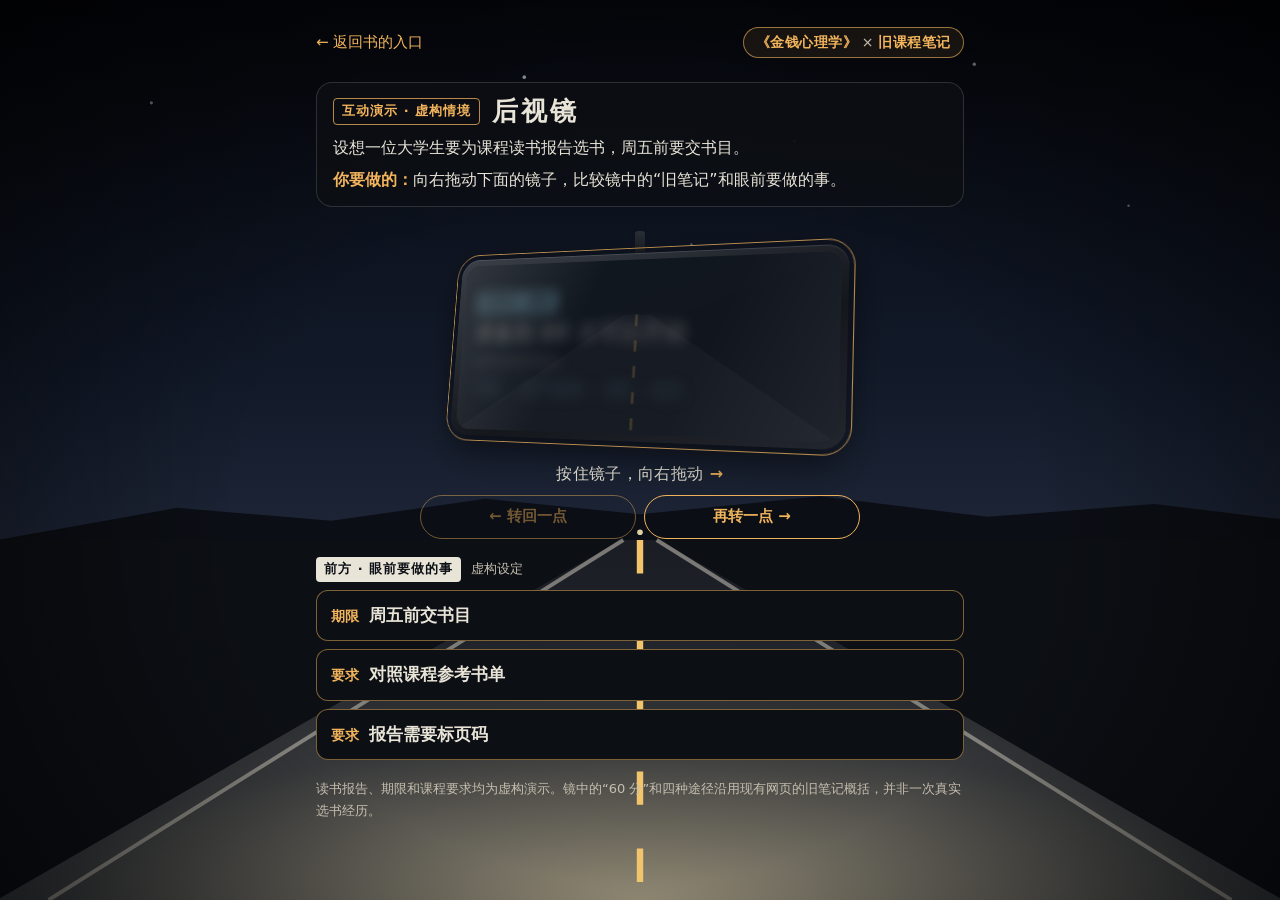
<file: rearview.html>
<!DOCTYPE html>
<html lang="zh-CN">
<head>
<meta charset="UTF-8">
<meta name="viewport" content="width=device-width, initial-scale=1, viewport-fit=cover">
<meta name="color-scheme" content="dark">
<meta name="robots" content="noindex">
<title>后视镜｜《金钱心理学》× 旧课程笔记</title>
<style>
  :root {
    --ink: #e9e4d8;
    --ink-dim: #c5beaf;
    --amber: #f2b45c;
    --cyan: #8fd3e8;
    --rose: #e79a8f;
    --panel: #0c0f14;
    --line: rgba(255, 255, 255, 0.14);
    --glass: rgba(20, 26, 34, 0.96);
    --mirror-w: min(100%, 360px);
    --mirror-h: 168px;
  }

  * {
    box-sizing: border-box;
    margin: 0;
    padding: 0;
  }

  [hidden] {
    display: none !important;
  }

  html {
    background: #05070b;
    -webkit-text-size-adjust: 100%;
  }

  body {
    min-height: 100vh;
    min-height: 100svh;
    background: #05070b;
    color: var(--ink);
    font-family: "PingFang SC", "Hiragino Sans GB", "Noto Sans SC", "Microsoft YaHei", system-ui, sans-serif;
    line-height: 1.6;
    -webkit-font-smoothing: antialiased;
    overflow-x: hidden;
  }

  .sr-only {
    position: absolute;
    width: 1px;
    height: 1px;
    margin: -1px;
    overflow: hidden;
    clip: rect(0 0 0 0);
    clip-path: inset(50%);
    white-space: nowrap;
  }

  /* ---------- 夜路（固定背景） ---------- */
  .road {
    position: fixed;
    inset: 0;
    z-index: 0;
    pointer-events: none;
  }

  .road svg {
    width: 100%;
    height: 100%;
    display: block;
  }

  .dash {
    stroke-dasharray: 26 34;
  }

  @keyframes drive {
    to {
      stroke-dashoffset: -60;
    }
  }

  .fog {
    position: fixed;
    inset: 0;
    z-index: 0;
    opacity: 0;
    pointer-events: none;
    background:
      radial-gradient(ellipse at 50% 55%, rgba(60, 70, 85, 0) 0%, rgba(10, 12, 18, 0.85) 70%),
      linear-gradient(to bottom, rgba(8, 10, 14, 0.6), rgba(8, 10, 14, 0.9));
  }

  .vignette {
    position: fixed;
    inset: 0;
    z-index: 0;
    pointer-events: none;
    background: radial-gradient(ellipse at 50% 60%, transparent 45%, rgba(0, 0, 0, 0.75) 100%);
  }

  /* ---------- 页面骨架 ---------- */
  .page {
    position: relative;
    z-index: 1;
    width: min(680px, 100%);
    margin: 0 auto;
    padding:
      max(8px, env(safe-area-inset-top))
      max(16px, env(safe-area-inset-right))
      max(36px, env(safe-area-inset-bottom))
      max(16px, env(safe-area-inset-left));
    display: flex;
    flex-direction: column;
    gap: 14px;
  }

  .top {
    display: flex;
    flex-wrap: wrap;
    align-items: center;
    justify-content: space-between;
    gap: 4px 10px;
  }

  .back {
    display: inline-flex;
    align-items: center;
    min-height: 44px;
    padding: 0 12px;
    margin-left: -12px;
    color: var(--amber);
    font-size: 15px;
    text-decoration: none;
    touch-action: manipulation;
  }

  .back:hover {
    text-decoration: underline;
  }

  .kicker {
    font-size: 14px;
    font-weight: 700;
    line-height: 1.5;
    letter-spacing: 0.04em;
    padding: 4px 12px;
    border: 1px solid rgba(242, 180, 92, 0.6);
    border-radius: 999px;
    color: var(--amber);
    background: rgba(242, 180, 92, 0.08);
  }

  .kicker .x {
    color: var(--ink-dim);
    margin: 0 0.3em;
    font-weight: 400;
  }

  a:focus-visible,
  .btn:focus-visible {
    outline: 3px solid var(--cyan);
    outline-offset: 3px;
  }

  /* ---------- 标签 ---------- */
  .tag {
    display: inline-block;
    font-size: 13px;
    line-height: 1.3;
    letter-spacing: 0.08em;
    padding: 4px 8px;
    border-radius: 4px;
    font-weight: 700;
    color: #0d1117;
  }

  .tag-note { background: var(--cyan); }
  .tag-book { background: var(--amber); }
  .tag-mine { background: var(--rose); }
  .tag-front { background: var(--ink); }

  .tag-demo {
    background: transparent;
    color: var(--amber);
    border: 1px solid rgba(242, 180, 92, 0.75);
  }

  .tags {
    display: flex;
    flex-wrap: wrap;
    gap: 6px;
  }

  /* ---------- 开场 ---------- */
  .intro {
    display: grid;
    gap: 6px;
    padding: 12px 16px;
    border-radius: 16px;
    background: rgba(12, 15, 20, 0.92);
    border: 1px solid var(--line);
  }

  .intro-row {
    display: flex;
    flex-wrap: wrap;
    align-items: center;
    gap: 6px 12px;
  }

  .intro h1 {
    font-size: 26px;
    line-height: 1.3;
    letter-spacing: 0.1em;
  }

  .intro p {
    font-size: 16px;
    line-height: 1.65;
  }

  .intro .task strong {
    color: var(--amber);
  }

  /* ---------- 后视镜 ---------- */
  .rear {
    display: grid;
    gap: 8px;
    justify-items: center;
  }

  .mount {
    position: relative;
    width: var(--mirror-w);
    margin-top: 28px;
    perspective: 900px;
  }

  .stem {
    position: absolute;
    left: 50%;
    top: -22px;
    width: 10px;
    height: 26px;
    margin-left: -5px;
    background: linear-gradient(#2a2f37, #15181d);
    border-radius: 3px;
  }

  .sr-slider {
    position: absolute;
    inset: 0;
    z-index: 5;
    width: 100%;
    height: 100%;
    margin: 0;
    opacity: 0;
    pointer-events: none;
  }

  .mirror {
    position: relative;
    display: flex;
    min-height: var(--mirror-h);
    padding: 7px;
    border-radius: 22px;
    background: linear-gradient(160deg, #3a3f48, #14171c 60%, #22262d);
    box-shadow:
      0 14px 40px rgba(0, 0, 0, 0.6),
      inset 0 1px 0 rgba(255, 255, 255, 0.12);
    transform-origin: 50% 0%;
    cursor: grab;
    touch-action: pan-y;
    user-select: none;
    -webkit-user-select: none;
  }

  .mirror:active {
    cursor: grabbing;
  }

  .mirror.locked {
    cursor: default;
  }

  .mount.is-focus .mirror {
    outline: 3px solid var(--cyan);
    outline-offset: 4px;
  }

  .mirror.invite::after {
    content: "";
    position: absolute;
    inset: -6px;
    border-radius: 28px;
    border: 1px solid rgba(242, 180, 92, 0.75);
    pointer-events: none;
  }

  @keyframes halo {
    0%, 100% {
      opacity: 0.25;
      transform: scale(1);
    }
    50% {
      opacity: 0.9;
      transform: scale(1.03);
    }
  }

  .glass {
    position: relative;
    flex: 1;
    display: flex;
    flex-direction: column;
    justify-content: center;
    border-radius: 16px;
    overflow: hidden;
    background: var(--glass);
  }

  .reflection {
    position: absolute;
    inset: 0;
    opacity: 0.5;
  }

  .reflection svg {
    width: 100%;
    height: 100%;
    display: block;
  }

  .note {
    position: relative;
    display: flex;
    flex-direction: column;
    gap: 6px;
    padding: 12px 16px;
  }

  .note .tag {
    align-self: flex-start;
  }

  .note .line1 {
    font-size: clamp(19px, 5.6vw, 24px);
    font-weight: 700;
    line-height: 1.35;
    letter-spacing: 0.04em;
  }

  .note .line2 {
    font-size: 14px;
    line-height: 1.5;
    color: var(--ink-dim);
  }

  .group {
    display: flex;
    flex-direction: column;
    gap: 6px;
  }

  .chips {
    display: flex;
    flex-wrap: wrap;
    gap: 6px;
  }

  .chips span {
    font-size: 14px;
    line-height: 1.4;
    padding: 3px 10px;
    border-radius: 999px;
    border: 1px solid rgba(143, 211, 232, 0.6);
    color: var(--cyan);
  }

  .glare {
    position: absolute;
    inset: 0;
    background: linear-gradient(115deg, rgba(255, 255, 255, 0.14) 0%, transparent 35%, transparent 65%, rgba(255, 255, 255, 0.06) 100%);
    pointer-events: none;
  }

  /* ---------- 动作区 ---------- */

  .slot {
    width: min(100%, 440px);
    min-height: 78px;
    text-align: center;
  }

  .slot > [data-for] {
    display: none;
    gap: 8px;
  }

  .slot[data-state="hint"] > [data-for="hint"],
  .slot[data-state="ready"] > [data-for="ready"],
  .slot[data-state="done"] > [data-for="done"] {
    display: grid;
  }

  .hint {
    font-size: 16px;
    line-height: 1.65;
    letter-spacing: 0.02em;
    color: var(--ink);
  }

  .arrow {
    display: inline-block;
    margin-left: 0.4em;
    color: var(--amber);
    font-weight: 700;
  }

  @keyframes nudge {
    0%, 100% {
      transform: translateX(0);
    }
    50% {
      transform: translateX(6px);
    }
  }

  .steps,
  .btn-row {
    display: grid;
    grid-template-columns: 1fr 1fr;
    gap: 8px;
  }

  .btn {
    display: inline-flex;
    align-items: center;
    justify-content: center;
    min-height: 44px;
    padding: 0 16px;
    border-radius: 999px;
    border: 1px solid var(--amber);
    background: transparent;
    color: var(--amber);
    font: inherit;
    font-size: 15px;
    font-weight: 700;
    line-height: 1.3;
    cursor: pointer;
    touch-action: manipulation;
    text-decoration: none;
  }

  .btn.primary {
    min-height: 48px;
    background: var(--amber);
    color: #0d1117;
    font-size: 16px;
  }

  .btn[aria-disabled="true"] {
    opacity: 0.45;
    cursor: default;
  }

  /* ---------- 前方：眼前要做的事 ---------- */
  .front {
    display: grid;
    gap: 8px;
  }

  .front-head {
    display: flex;
    flex-wrap: wrap;
    align-items: center;
    gap: 6px 10px;
  }

  .front-sub {
    font-size: 13px;
    color: var(--ink-dim);
  }

  .front-list {
    list-style: none;
    display: grid;
    gap: 8px;
  }

  .sign {
    display: flex;
    align-items: baseline;
    gap: 10px;
    padding: 12px 14px;
    border-radius: 12px;
    background: var(--panel);
    border: 1px solid rgba(242, 180, 92, 0.5);
  }

  .sign-k {
    flex: none;
    font-size: 14px;
    font-weight: 700;
    color: var(--amber);
  }

  .sign-v {
    font-size: 17px;
    font-weight: 700;
    line-height: 1.5;
  }

  .fine {
    font-size: 13px;
    line-height: 1.7;
    color: var(--ink-dim);
  }

  /* ---------- 回正之后 ---------- */
  .after {
    display: grid;
    gap: 14px;
    padding-top: 6px;
  }

  @keyframes rise {
    from {
      opacity: 0;
      transform: translateY(8px);
    }
    to {
      opacity: 1;
      transform: none;
    }
  }

  .after h2 {
    font-size: 22px;
    line-height: 1.4;
    letter-spacing: 0.06em;
  }

  .after:focus,
  .after h2:focus {
    outline: none;
  }

  .lead {
    font-size: 16px;
    line-height: 1.7;
    color: var(--ink-dim);
  }

  .panel {
    display: grid;
    gap: 8px;
    padding: 14px 16px;
    border-radius: 14px;
    background: var(--panel);
    border: 1px solid var(--line);
    border-left-width: 4px;
  }

  .panel.p-note { border-left-color: var(--cyan); }
  .panel.p-book { border-left-color: var(--amber); }
  .panel.p-mine { border-left-color: var(--rose); }

  .panel h3 {
    font-size: 18px;
    line-height: 1.5;
  }

  .panel p {
    font-size: 16px;
    line-height: 1.7;
  }

  .panel .quote {
    font-size: 19px;
    font-weight: 700;
    line-height: 1.6;
  }

  .panel .meta {
    font-size: 13px;
    line-height: 1.7;
    color: var(--ink-dim);
  }

  .routes {
    list-style: none;
    display: grid;
    gap: 8px;
  }

  .route {
    display: grid;
    gap: 6px;
    padding: 12px 14px;
    border-radius: 12px;
    background: #10151c;
    border: 1px solid rgba(143, 211, 232, 0.4);
  }

  .route strong {
    justify-self: start;
    font-size: 14px;
    line-height: 1.4;
    padding: 2px 10px;
    border-radius: 999px;
    border: 1px solid rgba(143, 211, 232, 0.6);
    color: var(--cyan);
  }

  .end-actions {
    display: grid;
    gap: 8px;
    justify-items: start;
  }

  /* ---------- 较矮的手机竖屏：优先让镜子与前方要求靠近 ---------- */
  @media (max-width: 480px) and (max-height: 740px) {
    :root { --mirror-h: 140px; }

    .page { gap: 8px; }
    .back { font-size: 14px; }
    .kicker { font-size: 12px; padding: 3px 8px; }

    .intro { gap: 3px; padding: 8px 12px; }
    .intro h1 { font-size: 22px; }
    .intro p { font-size: 14px; line-height: 1.4; }
    .intro .tag { font-size: 12px; }

    .rear { gap: 5px; }
    .mount { margin-top: 14px; }
    .note { gap: 4px; padding: 8px 12px; }
    .note .line1 { font-size: 19px; }
    .note .line2 { font-size: 13px; }
    .group, .chips { gap: 4px; }
    .chips span { font-size: 13px; padding: 2px 7px; }

    .slot { min-height: 72px; }
    .slot > [data-for] { gap: 5px; }
    .hint { font-size: 14px; line-height: 1.4; }

    .front { gap: 4px; }
    .front-list { gap: 4px; }
    .sign { padding: 6px 10px; }
    .sign-v { font-size: 15px; line-height: 1.4; }
  }

  /* ---------- 桌面略放大 ---------- */
  @media (min-width: 761px) {
    :root {
      --mirror-w: min(100%, 440px);
      --mirror-h: 200px;
    }

    .page {
      padding-top: 20px;
      gap: 18px;
    }

    .note .line1 {
      font-size: 24px;
    }
  }

  /* ---------- 动效：仅在允许动态时启用 ---------- */
  @media (min-width: 761px) and (prefers-reduced-motion: no-preference) {
    .dash {
      animation: drive 1.4s linear infinite;
    }
  }

  @media (prefers-reduced-motion: no-preference) {
    .mirror.invite::after {
      animation: halo 2.2s ease-in-out infinite;
    }

    .arrow {
      animation: nudge 1.4s ease-in-out infinite;
    }

    .after {
      animation: rise 0.5s ease both;
    }
  }
</style>
<noscript>
  <style>
    [hidden] { display: grid !important; }
    .slot { display: none; }
  </style>
</noscript>
</head>
<body>

<div class="road" id="road" aria-hidden="true">
  <svg viewBox="0 0 1000 700" preserveAspectRatio="xMidYMax slice">
    <defs>
      <linearGradient id="sky" x1="0" y1="0" x2="0" y2="1">
        <stop offset="0" stop-color="#05070d"/>
        <stop offset="0.7" stop-color="#121a2a"/>
        <stop offset="1" stop-color="#1d2536"/>
      </linearGradient>
      <linearGradient id="asphalt" x1="0" y1="0" x2="0" y2="1">
        <stop offset="0" stop-color="#1a1d23"/>
        <stop offset="1" stop-color="#2b2f36"/>
      </linearGradient>
      <radialGradient id="beam" cx="0.5" cy="1" r="0.75">
        <stop offset="0" stop-color="#f6e2b0" stop-opacity="0.5"/>
        <stop offset="0.6" stop-color="#f6e2b0" stop-opacity="0.08"/>
        <stop offset="1" stop-color="#f6e2b0" stop-opacity="0"/>
      </radialGradient>
    </defs>
    <rect width="1000" height="420" fill="url(#sky)"/>
    <g fill="#cfd8e6">
      <circle cx="120" cy="80" r="1.2" opacity="0.7"/>
      <circle cx="260" cy="140" r="1" opacity="0.5"/>
      <circle cx="410" cy="60" r="1.4" opacity="0.8"/>
      <circle cx="620" cy="110" r="1" opacity="0.6"/>
      <circle cx="760" cy="50" r="1.3" opacity="0.7"/>
      <circle cx="880" cy="160" r="1" opacity="0.5"/>
      <circle cx="540" cy="190" r="0.9" opacity="0.4"/>
    </g>
    <path d="M0 420 L140 395 L260 405 L380 388 L500 400 L640 386 L770 402 L900 392 L1000 404 L1000 420 Z" fill="#0b0e14"/>
    <rect y="420" width="1000" height="280" fill="#0c0f14"/>
    <polygon points="485,420 515,420 1000,700 0,700" fill="url(#asphalt)"/>
    <polygon points="485,420 515,420 1000,700 0,700" fill="url(#beam)"/>
    <line x1="487" y1="420" x2="40" y2="700" stroke="#c9c4b8" stroke-width="3" opacity="0.55"/>
    <line x1="513" y1="420" x2="960" y2="700" stroke="#c9c4b8" stroke-width="3" opacity="0.55"/>
    <line class="dash" x1="500" y1="420" x2="500" y2="700" stroke="#f2c46b" stroke-width="5"/>
    <circle cx="500" cy="414" r="2.2" fill="#f7e3b5" opacity="0.9"/>
  </svg>
</div>
<div class="fog" id="fog" aria-hidden="true"></div>
<div class="vignette" aria-hidden="true"></div>

<main class="page" id="page">

  <div class="top">
    <a class="back" href="index.html">← 返回书的入口</a>
    <span class="kicker">《金钱心理学》<span class="x">×</span>旧课程笔记</span>
  </div>

  <section class="intro" aria-labelledby="title">
    <div class="intro-row">
      <span class="tag tag-demo">互动演示 · 虚构情境</span>
      <h1 id="title">后视镜</h1>
    </div>
    <p>设想一位大学生要为课程读书报告选书，周五前要交书目。</p>
    <p class="task"><strong>你要做的：</strong>向右拖动下面的镜子，比较镜中的“旧笔记”和眼前要做的事。</p>
  </section>

  <section class="rear" aria-label="后视镜与操作提示">
    <div class="mount" id="mount">
      <div class="stem" aria-hidden="true"></div>
      <input class="sr-slider" id="slider" type="range" min="0" max="100" step="5" value="0"
             aria-label="后视镜角度（演示控件）：向右转，镜中的旧笔记更清楚，前方的要求更模糊">
      <div class="mirror invite" id="mirror" role="group" aria-label="后视镜，可以向右拖动">
        <div class="glass">
          <div class="reflection" aria-hidden="true">
            <svg viewBox="0 0 280 124" preserveAspectRatio="xMidYMid slice">
              <rect width="280" height="124" fill="#0f141c"/>
              <polygon points="130,40 150,40 280,124 0,124" fill="#1b1f26"/>
              <line x1="140" y1="40" x2="140" y2="124" stroke="#6b5a35" stroke-width="2" stroke-dasharray="8 10"/>
            </svg>
          </div>
          <div class="note">
            <div class="group" id="principleGroup">
              <span class="tag tag-note">旧笔记 · 概括</span>
              <div class="line1">准备到 60 分可以开始</div>
            </div>
            <div class="group" id="routesGroup">
              <div class="line2">记录过的选书途径：</div>
              <div class="chips">
                <span>论坛</span>
                <span>电子书应用</span>
                <span>书评</span>
                <span>听书</span>
              </div>
            </div>
          </div>
          <div class="glare"></div>
        </div>
      </div>
    </div>

    <div class="slot" id="slot" data-state="hint">
      <div data-for="hint">
        <p class="hint"><span id="hintText">按住镜子，向右拖动</span><span class="arrow" id="arrow" aria-hidden="true">→</span></p>
        <div class="steps" role="group" aria-label="不想拖动时，也可以点按钮转动镜子">
          <button type="button" class="btn" id="lessBtn" aria-disabled="true">← 转回一点</button>
          <button type="button" class="btn" id="moreBtn">再转一点 →</button>
        </div>
      </div>
      <div data-for="ready">
        <p class="hint">旧笔记都看清了。慢慢读，读完再点按钮，镜子不会自动回正。</p>
        <button type="button" class="btn primary" id="returnBtn">回到前路</button>
      </div>
      <div data-for="done">
        <p class="hint">镜子已回正，前方的要求重新清楚了。</p>
        <div class="btn-row">
          <button type="button" class="btn primary" id="seeBtn">看对照结果 ↓</button>
          <button type="button" class="btn" id="replayBtn">再看一次</button>
        </div>
      </div>
    </div>
  </section>

  <section class="front" aria-labelledby="frontTitle">
    <div class="front-head">
      <h2 class="tag tag-front" id="frontTitle">前方 · 眼前要做的事</h2>
      <span class="front-sub">虚构设定</span>
    </div>
    <ul class="front-list" id="frontList">
      <li class="sign"><span class="sign-k">期限</span><span class="sign-v">周五前交书目</span></li>
      <li class="sign"><span class="sign-k">要求</span><span class="sign-v">对照课程参考书单</span></li>
      <li class="sign"><span class="sign-k">要求</span><span class="sign-v">报告需要标页码</span></li>
    </ul>
  </section>

  <p class="fine">
    读书报告、期限和课程要求均为虚构演示。镜中的“60 分”和四种途径沿用现有网页的旧笔记概括，并非一次真实选书经历。
  </p>

  <section class="after" id="after" aria-labelledby="afterTitle" hidden>
    <h2 id="afterTitle" tabindex="-1">回到前路之后</h2>
    <p class="lead">眼前的要求重新清楚了。把镜中的旧笔记放到它们旁边，看一看：</p>

    <article class="panel p-note">
      <div class="tags">
        <span class="tag tag-note">旧笔记 · 概括</span>
      </div>
      <h3>原则：可以作为提醒</h3>
      <p class="quote">“准备到 60 分可以开始”</p>
      <p>可以把它留在手边当提醒。“60 分”不是经过验证的量化标准；具体选哪本书，仍要看眼前的要求。</p>
    </article>

    <article class="panel p-note">
      <div class="tags">
        <span class="tag tag-note">旧笔记 · 概括</span>
        <span class="tag tag-demo">互动演示 · 虚构情境</span>
      </div>
      <h3>四种途径：放到眼前的要求里，逐一提问</h3>
      <p class="meta">下面的问题是针对虚构情境的演示提问，并非旧笔记原文。</p>
      <ol class="routes">
        <li class="route">
          <strong>论坛</strong>
          <p>这条推荐在课程参考书单里吗？</p>
        </li>
        <li class="route">
          <strong>电子书应用</strong>
          <p>显示的页码能用于报告吗？</p>
        </li>
        <li class="route">
          <strong>书评</strong>
          <p>这篇书评的角度与报告有关吗？</p>
        </li>
        <li class="route">
          <strong>听书</strong>
          <p>能找到可标页码的原文吗？</p>
        </li>
      </ol>
      <p>每种途径都要按眼前的要求重新判断。</p>
    </article>

    <h2>两句话，分开看</h2>
    <article class="panel p-book">
      <div class="tags">
        <span class="tag tag-book">书中观点 · 概括</span>
      </div>
      <p class="quote">历史有助于校准预期，却不是未来的地图。</p>
      <p class="meta">《金钱心理学》的观点概括。这条观点本身不是选书建议。</p>
    </article>

    <article class="panel p-mine">
      <div class="tags">
        <span class="tag tag-mine">我的理解 · 概括</span>
      </div>
      <p class="quote">基本认知仍可能有用；过去列出的具体方法，需要结合今天的情况重新判断。</p>
    </article>

    <div class="end-actions">
      <button type="button" class="btn" id="replayBtn2">再看一次</button>
      <a class="back" href="index.html">← 返回书的入口</a>
    </div>
  </section>

  <p class="sr-only" id="sr" role="status" aria-live="polite"></p>

</main>

<script>
(function () {
  "use strict";

  /* 约 70% 只是“出现回到前路按钮”的界面触发位置，
     不代表现实中的准备程度，也不是任何经过验证的标准。 */
  var TRIGGER = 0.7;
  var EPS = 0.0005;

  var MSG = [
    "前方的要求还清楚，镜中的旧笔记很模糊。",
    "镜中的原则已经看清，四种途径还在变清楚。",
    "镜中的旧笔记全部看清了，前方的要求变模糊了。可以点“回到前路”。",
    "镜子已回正，前方的要求重新清楚。对照结果在下方。"
  ];
  var HINT_START = "按住镜子，向右拖动";
  var HINT_S0 = "前方的要求还很清楚，镜中只有模糊的轮廓";
  var HINT_S1 = "镜中的原则先看清了，四种途径还在变清楚";

  function $(id) { return document.getElementById(id); }

  var road = $("road");
  var fog = $("fog");
  var mount = $("mount");
  var mirror = $("mirror");
  var slider = $("slider");
  var principleEl = $("principleGroup");
  var routesEl = $("routesGroup");
  var frontList = $("frontList");
  var slot = $("slot");
  var hintText = $("hintText");
  var arrow = $("arrow");
  var lessBtn = $("lessBtn");
  var moreBtn = $("moreBtn");
  var returnBtn = $("returnBtn");
  var seeBtn = $("seeBtn");
  var replayBtn = $("replayBtn");
  var replayBtn2 = $("replayBtn2");
  var after = $("after");
  var afterTitle = $("afterTitle");
  var sr = $("sr");

  var reduceMq = window.matchMedia("(prefers-reduced-motion: reduce)");

  var t = 0;
  var touched = false;
  var returned = false;
  var dragging = false;
  var startX = 0;
  var startT = 0;
  var pending = false;
  var tweenId = 0;
  var lastStage = -1;

  function clamp(v, a, b) {
    return Math.min(b, Math.max(a, v));
  }

  function ease(x) {
    return x * x * (3 - 2 * x);
  }

  function ramp(v, a, b) {
    return ease(clamp((v - a) / (b - a), 0, 1));
  }

  function blurValue(px) {
    return px < 0.05 ? "none" : "blur(" + px.toFixed(2) + "px)";
  }

  function setClarity(el, p) {
    el.style.filter = p >= 0.995 ? "none" : blurValue((1 - p) * 7);
    el.style.opacity = (0.25 + 0.75 * p).toFixed(3);
  }

  function stageOf() {
    if (returned) return 3;
    if (t >= TRIGGER - EPS) return 2;
    if (t >= 0.4) return 1;
    return 0;
  }

  function announce(msg) {
    sr.textContent = "";
    window.setTimeout(function () { sr.textContent = msg; }, 30);
  }

  function requestRender() {
    if (pending) return;
    pending = true;
    window.requestAnimationFrame(render);
  }

  function setT(v) {
    t = clamp(Math.round(v * 1000) / 1000, 0, 1);
    requestRender();
  }

  function render() {
    pending = false;
    var reduce = reduceMq.matches;

    /* 镜子：先看清原则，再看清四种途径 */
    setClarity(principleEl, ramp(t, 0.1, 0.4));
    setClarity(routesEl, ramp(t, 0.4, TRIGGER));

    if (reduce) {
      mirror.style.transform = "";
    } else {
      mirror.style.transform =
        "rotateY(" + (-(1 - t) * 22).toFixed(2) + "deg) " +
        "rotateX(" + ((1 - t) * 8).toFixed(2) + "deg) " +
        "scale(" + (0.94 + 0.06 * t).toFixed(3) + ")";
    }

    /* 前方：随拖动逐渐模糊 */
    var fp = ramp(t, 0.05, 0.9);
    frontList.style.filter = blurValue(fp * 7);
    frontList.style.opacity = (1 - 0.65 * fp).toFixed(3);

    /* 夜路背景 */
    road.style.filter = t < 0.01
      ? "none"
      : "blur(" + (t * 5).toFixed(2) + "px) brightness(" + (1 - t * 0.5).toFixed(3) + ")";
    fog.style.opacity = (t * 0.8).toFixed(3);

    slider.value = String(Math.round(t * 100));

    var stage = stageOf();
    slider.setAttribute("aria-valuetext", MSG[stage]);

    /* 提示文字 */
    arrow.hidden = touched || returned;
    if (!touched) {
      hintText.textContent = HINT_START;
    } else if (stage === 0) {
      hintText.textContent = HINT_S0;
    } else {
      hintText.textContent = HINT_S1;
    }

    lessBtn.setAttribute("aria-disabled", t <= 0 ? "true" : "false");
    moreBtn.setAttribute("aria-disabled", t >= 1 ? "true" : "false");

    mirror.classList.toggle("invite", !touched && !returned);
    mirror.classList.toggle("locked", returned);

    /* 动作区状态切换，并避免焦点丢失 */
    var state = returned ? "done" : (stage === 2 ? "ready" : "hint");
    if (slot.getAttribute("data-state") !== state) {
      var hadFocus = slot.contains(document.activeElement);
      slot.setAttribute("data-state", state);
      if (hadFocus) {
        var target = state === "ready" ? returnBtn : (state === "done" ? seeBtn : moreBtn);
        target.focus({ preventScroll: true });
      }
    }

    if (stage !== lastStage) {
      lastStage = stage;
      if (touched || returned) announce(MSG[stage]);
    }
  }

  /* ---------- 指针（触屏 / 鼠标 / 笔） ---------- */
  mirror.addEventListener("pointerdown", function (e) {
    if (returned) return;
    if (e.pointerType === "mouse" && e.button !== 0) return;
    dragging = true;
    touched = true;
    startX = e.clientX;
    startT = t;
    if (mirror.setPointerCapture) {
      try { mirror.setPointerCapture(e.pointerId); } catch (err) { /* 忽略 */ }
    }
    requestRender();
  });

  mirror.addEventListener("pointermove", function (e) {
    if (!dragging || returned) return;
    var range = Math.max(200, mirror.offsetWidth * 0.7);
    setT(startT + (e.clientX - startX) / range);
  });

  function endDrag() {
    dragging = false;
  }

  mirror.addEventListener("pointerup", endDrag);
  mirror.addEventListener("pointercancel", endDrag);
  mirror.addEventListener("lostpointercapture", endDrag);

  /* ---------- 键盘 / 辅助技术：原生滑块 ---------- */
  slider.addEventListener("input", function () {
    if (returned) return;
    touched = true;
    setT(Number(slider.value) / 100);
  });

  slider.addEventListener("focus", function () {
    var visible = true;
    try { visible = slider.matches(":focus-visible"); } catch (err) { visible = true; }
    mount.classList.toggle("is-focus", visible);
  });

  slider.addEventListener("blur", function () {
    mount.classList.remove("is-focus");
  });

  /* ---------- 不拖动时的按钮 ---------- */
  function nudge(delta) {
    if (returned) return;
    touched = true;
    setT(Math.round((t + delta) * 100) / 100);
  }

  lessBtn.addEventListener("click", function () {
    if (lessBtn.getAttribute("aria-disabled") === "true") return;
    nudge(-0.1);
  });

  moreBtn.addEventListener("click", function () {
    if (moreBtn.getAttribute("aria-disabled") === "true") return;
    nudge(0.1);
  });

  /* ---------- 回到前路：只有点击后才回正 ---------- */
  function tweenToZero() {
    window.cancelAnimationFrame(tweenId);
    if (reduceMq.matches) {
      t = 0;
      render();
      return;
    }
    var from = t;
    var begin = performance.now();
    var dur = 700;
    function step(now) {
      var k = clamp((now - begin) / dur, 0, 1);
      t = from * (1 - ease(k));
      render();
      if (k < 1) tweenId = window.requestAnimationFrame(step);
    }
    tweenId = window.requestAnimationFrame(step);
  }

  returnBtn.addEventListener("click", function () {
    if (returned) return;
    returned = true;
    dragging = false;
    slider.disabled = true;
    after.hidden = false;
    tweenToZero();
  });

  seeBtn.addEventListener("click", function () {
    after.scrollIntoView({ behavior: reduceMq.matches ? "auto" : "smooth", block: "start" });
    afterTitle.focus({ preventScroll: true });
  });

  function reset() {
    window.cancelAnimationFrame(tweenId);
    returned = false;
    touched = false;
    dragging = false;
    t = 0;
    lastStage = -1;
    slider.disabled = false;
    after.hidden = true;
    render();
    window.scrollTo({ top: 0, behavior: reduceMq.matches ? "auto" : "smooth" });
    slider.focus({ preventScroll: true });
  }

  replayBtn.addEventListener("click", reset);
  replayBtn2.addEventListener("click", reset);

  if (reduceMq.addEventListener) {
    reduceMq.addEventListener("change", render);
  } else if (reduceMq.addListener) {
    reduceMq.addListener(render);
  }

  render();
})();
</script>
</body>
</html>
</file>
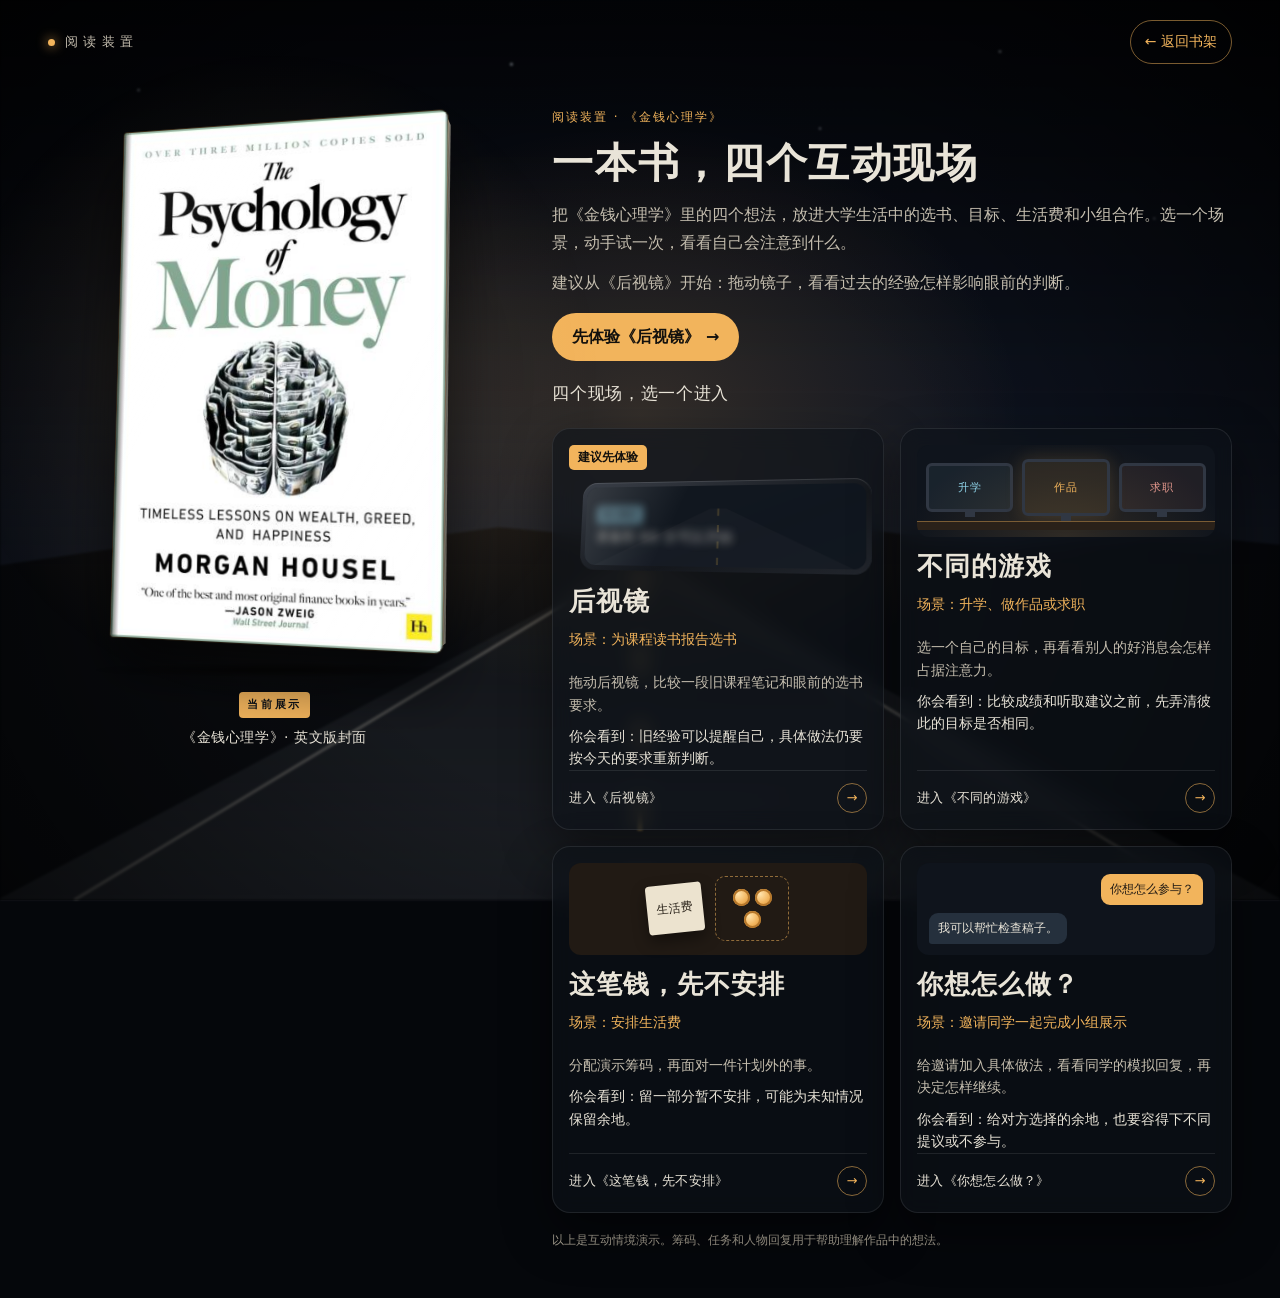
<file: books/psychology-of-money.html>
<!-- File: index.html -->
<!DOCTYPE html>
<html lang="zh-CN">
<head>
<meta charset="UTF-8">
<meta name="viewport" content="width=device-width, initial-scale=1, viewport-fit=cover">
<title>阅读装置</title>
<style>
  :root {
    --ink: #e9e4d8;
    --ink-dim: #c5beaf;
    --ink-faint: #aaa394;
    --amber: #f2b45c;
    --amber-soft: rgba(242, 180, 92, 0.14);
    --cyan: #8fd3e8;
    --glass: rgba(14, 18, 25, 0.62);
    --glass-line: rgba(255, 255, 255, 0.09);
    --rx: 0deg;
    --ry: 0deg;
  }

  * {
    box-sizing: border-box;
    margin: 0;
    padding: 0;
  }

  html,
  body {
    min-height: 100%;
    background: #05070b;
    color: var(--ink);
    font-family: "PingFang SC", "Hiragino Sans GB", "Noto Sans SC", "Microsoft YaHei", system-ui, sans-serif;
    -webkit-font-smoothing: antialiased;
  }

  body {
    overflow-x: hidden;
  }

  a {
    color: inherit;
    text-decoration: none;
  }

  /* ---------- 夜路背景 ---------- */
  .backdrop {
    position: fixed;
    inset: 0;
    z-index: 0;
    pointer-events: none;
  }

  .backdrop svg {
    width: 100%;
    height: 100%;
    display: block;
    filter: blur(1.2px) brightness(0.8);
  }

  .dash {
    stroke-dasharray: 26 34;
    animation: drive 3.2s linear infinite;
  }

  @keyframes drive {
    to {
      stroke-dashoffset: -60;
    }
  }

  .backdrop::after {
    content: "";
    position: absolute;
    inset: 0;
    background:
      radial-gradient(ellipse at 50% 46%, rgba(242, 180, 92, 0.16) 0%, transparent 42%),
      radial-gradient(ellipse at 50% 60%, transparent 35%, rgba(0, 0, 0, 0.82) 100%);
  }

  /* ---------- 顶部 ---------- */
  .top {
    position: relative;
    z-index: 3;
    display: flex;
    justify-content: space-between;
    align-items: center;
    padding: max(20px, env(safe-area-inset-top)) clamp(18px, 4vw, 48px) 0;
  }

  .brand {
    font-size: 13px;
    letter-spacing: 0.42em;
    color: var(--ink-dim);
  }

  .brand::before {
    content: "";
    display: inline-block;
    width: 7px;
    height: 7px;
    margin-right: 10px;
    border-radius: 50%;
    background: var(--amber);
    box-shadow: 0 0 12px var(--amber);
    vertical-align: middle;
  }

  .now {
    font-size: 11px;
    letter-spacing: 0.3em;
    color: var(--ink-faint);
  }

  .shelf-back {
    display: inline-flex;
    align-items: center;
    min-height: 44px;
    padding: 8px 14px;
    border: 1px solid rgba(242, 180, 92, 0.5);
    border-radius: 999px;
    color: var(--amber);
    font-size: 14px;
  }

  .shelf-back:hover,
  .shelf-back:focus-visible {
    background: var(--amber-soft);
  }

  .shelf-back:focus-visible {
    outline: 3px solid var(--cyan);
    outline-offset: 3px;
  }

  /* ---------- 主画面 ---------- */
  .scene {
    position: relative;
    z-index: 2;
    min-height: calc(100vh - 60px);
    min-height: calc(100dvh - 60px);
    display: grid;
    grid-template-columns: 1fr auto 1fr;
    align-items: center;
    gap: clamp(20px, 4vw, 64px);
    padding: clamp(20px, 4vh, 48px) clamp(18px, 4vw, 48px) max(28px, env(safe-area-inset-bottom));
  }

  /* 侧边竖排书名 */
  .vertical {
    justify-self: start;
    align-self: center;
    writing-mode: vertical-rl;
    font-size: clamp(40px, 6.2vw, 92px);
    font-weight: 800;
    letter-spacing: 0.18em;
    line-height: 1;
    color: transparent;
    -webkit-text-stroke: 1px rgba(242, 180, 92, 0.32);
    user-select: none;
    pointer-events: none;
  }

  /* ---------- 书 ---------- */
  .book-wrap {
    position: relative;
    display: flex;
    flex-direction: column;
    align-items: center;
    perspective: 1200px;
  }

  .halo {
    position: absolute;
    top: 42%;
    left: 50%;
    width: 150%;
    aspect-ratio: 1;
    transform: translate(-50%, -50%);
    border-radius: 50%;
    background: radial-gradient(circle, rgba(242, 180, 92, 0.22) 0%, rgba(242, 180, 92, 0.05) 40%, transparent 68%);
    animation: breathe 7s ease-in-out infinite;
    pointer-events: none;
  }

  @keyframes breathe {
    0%, 100% {
      opacity: 0.75;
    }
    50% {
      opacity: 1;
    }
  }

  .book {
    position: relative;
    width: clamp(190px, 24vw, 320px);
    aspect-ratio: 400 / 618;
    transform-style: preserve-3d;
    transform: rotateY(calc(-16deg + var(--ry))) rotateX(calc(4deg + var(--rx)));
    animation: float 8s ease-in-out infinite;
  }

  @keyframes float {
    0%, 100% {
      translate: 0 0;
    }
    50% {
      translate: 0 -8px;
    }
  }

  .cover {
    position: absolute;
    inset: 0;
    border-radius: 3px 8px 8px 3px;
    overflow: hidden;
    background: linear-gradient(155deg, #1d222b 0%, #0f1218 55%, #191d24 100%);
    box-shadow:
      0 30px 60px rgba(0, 0, 0, 0.65),
      0 0 0 1px rgba(242, 180, 92, 0.25),
      inset 0 1px 0 rgba(255, 255, 255, 0.08);
  }

  .cover::before {
    content: "";
    position: absolute;
    top: 0;
    bottom: 0;
    left: 0;
    width: 14px;
    background: linear-gradient(90deg, rgba(0, 0, 0, 0.55), rgba(255, 255, 255, 0.06) 60%, transparent);
    z-index: 2;
    pointer-events: none;
  }

  .cover::after {
    content: "";
    position: absolute;
    inset: 0;
    background: linear-gradient(118deg, rgba(255, 255, 255, 0.14) 0%, transparent 32%, transparent 70%, rgba(255, 255, 255, 0.05) 100%);
    z-index: 2;
    pointer-events: none;
  }

  .cover img {
    width: 100%;
    height: 100%;
    object-fit: contain;
    display: block;
  }

  .placeholder {
    position: absolute;
    inset: 0;
    display: flex;
    flex-direction: column;
    justify-content: center;
    gap: 28px;
    padding: 12% 12% 9% 16%;
  }

  .placeholder .rule {
    width: 38%;
    height: 2px;
    background: var(--amber);
  }

  .placeholder .ph-title {
    font-size: clamp(26px, 3.4vw, 44px);
    font-weight: 800;
    line-height: 1.2;
    letter-spacing: 0.08em;
    color: var(--ink);
    word-break: keep-all;
  }

  .placeholder .ph-mark {
    border: 1px dashed rgba(242, 180, 92, 0.55);
    border-radius: 6px;
    padding: 8px 10px;
    font-size: 10.5px;
    line-height: 1.6;
    color: var(--amber);
    background: rgba(242, 180, 92, 0.06);
  }

  .placeholder .ph-mark code {
    font-family: ui-monospace, SFMono-Regular, Menlo, monospace;
    font-size: 10px;
    color: var(--ink-dim);
  }

  .pages {
    position: absolute;
    top: 1.5%;
    bottom: 1.5%;
    right: 0;
    width: 22px;
    transform-origin: right center;
    transform: rotateY(-90deg);
    background: repeating-linear-gradient(90deg, #d9d2c2 0 1px, #bfb7a6 1px 2px);
    opacity: 0.7;
  }

  .floor-shadow {
    width: 80%;
    height: 22px;
    margin-top: 26px;
    border-radius: 50%;
    background: radial-gradient(ellipse, rgba(0, 0, 0, 0.7), transparent 70%);
    animation: shadow 8s ease-in-out infinite;
  }

  @keyframes shadow {
    0%, 100% {
      transform: scaleX(1);
      opacity: 0.9;
    }
    50% {
      transform: scaleX(0.9);
      opacity: 0.65;
    }
  }

  .caption {
    margin-top: 14px;
    display: flex;
    align-items: center;
    gap: 10px;
    font-size: clamp(15px, 1.6vw, 18px);
    letter-spacing: 0.12em;
  }

  .caption .label {
    font-size: 10px;
    letter-spacing: 0.24em;
    padding: 4px 8px;
    border-radius: 4px;
    color: #0d1117;
    background: var(--amber);
    font-weight: 700;
  }

  /* ---------- 作品入口 ---------- */
  .works {
    justify-self: end;
    align-self: end;
    display: flex;
    flex-direction: column;
    gap: 14px;
    width: min(340px, 100%);
    margin-bottom: clamp(0px, 6vh, 64px);
  }

  .works-head {
    font-size: 11px;
    letter-spacing: 0.32em;
    color: var(--ink-faint);
    padding-left: 2px;
  }

  .work {
    position: relative;
    display: block;
    padding: 16px;
    border-radius: 18px;
    background: var(--glass);
    border: 1px solid var(--glass-line);
    backdrop-filter: blur(10px);
    -webkit-backdrop-filter: blur(10px);
    box-shadow: 0 20px 50px rgba(0, 0, 0, 0.45);
    transition: transform 0.4s ease, border-color 0.4s ease;
    outline: none;
  }

  .work:hover,
  .work:focus-visible {
    transform: translateY(-3px);
    border-color: rgba(242, 180, 92, 0.45);
  }

  .work:focus-visible {
    box-shadow:
      0 0 0 3px rgba(143, 211, 232, 0.6),
      0 20px 50px rgba(0, 0, 0, 0.45);
  }

  /* 迷你后视镜 */
  .mini {
    position: relative;
    height: 92px;
    border-radius: 16px;
    padding: 5px;
    background: linear-gradient(160deg, #3a3f48, #14171c 60%, #22262d);
    box-shadow: inset 0 1px 0 rgba(255, 255, 255, 0.12);
    transform: perspective(600px) rotateY(-14deg) rotateX(6deg);
    transition: transform 0.6s ease;
  }

  .mini-glass {
    position: relative;
    width: 100%;
    height: 100%;
    border-radius: 12px;
    overflow: hidden;
    background: rgba(20, 26, 34, 0.95);
  }

  .mini-glass svg {
    position: absolute;
    inset: 0;
    width: 100%;
    height: 100%;
    opacity: 0.5;
  }

  .mini-note {
    position: absolute;
    inset: 0;
    display: flex;
    flex-direction: column;
    justify-content: center;
    gap: 5px;
    padding: 8px 12px;
    filter: blur(4px);
    opacity: 0.45;
    transition: filter 0.6s ease, opacity 0.6s ease;
  }

  .mini-note .tag {
    align-self: flex-start;
    font-size: 9px;
    font-weight: 700;
    letter-spacing: 0.12em;
    padding: 3px 6px;
    border-radius: 3px;
    color: #0d1117;
    background: var(--cyan);
  }

  .mini-note strong {
    font-size: 14px;
    letter-spacing: 0.04em;
  }

  .mini-shine {
    position: absolute;
    inset: 0;
    background: linear-gradient(115deg, rgba(255, 255, 255, 0.16) 0%, transparent 35%);
    pointer-events: none;
  }

  .work:hover .mini,
  .work:focus-visible .mini {
    transform: perspective(600px) rotateY(0deg) rotateX(0deg);
  }

  .work:hover .mini-note,
  .work:focus-visible .mini-note {
    filter: blur(0);
    opacity: 1;
  }

  .work-meta {
    margin-top: 14px;
    display: flex;
    flex-direction: column;
    gap: 6px;
  }

  .work-type {
    font-size: 10px;
    letter-spacing: 0.28em;
    color: var(--amber);
  }

  .work-title {
    font-size: clamp(24px, 2.6vw, 30px);
    font-weight: 800;
    letter-spacing: 0.12em;
  }

  .work-pair {
    font-size: 12.5px;
    color: var(--ink-dim);
    letter-spacing: 0.04em;
  }

  .work-cta {
    margin-top: 10px;
    display: flex;
    justify-content: space-between;
    align-items: center;
    padding-top: 12px;
    border-top: 1px solid var(--glass-line);
    font-size: 13px;
    letter-spacing: 0.08em;
  }

  .work-cta .arrow {
    display: inline-grid;
    place-items: center;
    width: 30px;
    height: 30px;
    border-radius: 50%;
    border: 1px solid rgba(242, 180, 92, 0.55);
    color: var(--amber);
    transition: background 0.3s, color 0.3s;
  }

  .work:hover .arrow,
  .work:focus-visible .arrow {
    background: var(--amber);
    color: #0d1117;
  }

  .desk-preview {
    position: relative; display: flex; align-items: center; gap: 9px;
    height: 92px; padding: 12px 9px 20px; border-radius: 12px;
    background: radial-gradient(ellipse at 50% 100%, #f2b45c24, transparent 75%), #0f141c;
    overflow: hidden;
  }
  .desk-preview::after {
    content: ""; position: absolute; left: 0; right: 0; bottom: 7px;
    height: 8px; border-top: 1px solid #f2b45c66; background: #2a2119;
  }
  .preview-screen {
    position: relative; display: grid; place-items: center; flex: 1; min-width: 0;
    height: 49px; border: 3px solid #303743; border-radius: 6px;
    background: #8fd3e813; color: #8fd3e8; font-size: 11px; letter-spacing: .1em;
  }
  .preview-screen::after {
    content: ""; position: absolute; bottom: -8px; left: 44%; width: 12%; height: 5px; background: #303743;
  }
  .preview-screen:nth-child(2) { height: 57px; color: var(--amber); background: #f2b45c18; box-shadow: 0 0 18px #f2b45c28; }
  .preview-screen:nth-child(3) { color: #e79a8f; background: #e79a8f13; }

  .chip-preview { display:flex; align-items:center; justify-content:center; gap:12px; height:92px; border-radius:12px; background:#211a14; }
  .preview-paper { padding:16px 10px; border-radius:4px; background:#ece3cf; color:#2b241b; font-size:12px; transform:rotate(-6deg); box-shadow:0 7px 15px #0006; }
  .preview-reserve { display:flex; flex-wrap:wrap; justify-content:center; gap:5px; width:74px; padding:12px 8px; border:1px dashed #f2b45c88; border-radius:10px; }
  .preview-chip { width:17px; height:17px; border-radius:50%; background:radial-gradient(circle at 30% 30%,#ffe4ad,#f2b45c 55%,#b6772a); box-shadow:inset 0 0 0 2px #b6772a; }

  /* ---------- 手机适配 ---------- */
  @media (max-width: 820px) {
    .scene {
      grid-template-columns: 1fr;
      justify-items: center;
      gap: 28px;
      padding-top: 18px;
    }

    .vertical {
      position: absolute;
      top: 10px;
      left: 14px;
      font-size: clamp(40px, 13vw, 64px);
      opacity: 0.7;
    }

    .book {
      width: clamp(170px, 50vw, 240px);
    }

    .works {
      justify-self: center;
      align-self: start;
      margin-bottom: 0;
    }
  }

  @media (prefers-reduced-motion: reduce) {
    .dash,
    .halo,
    .book,
    .floor-shadow {
      animation: none;
    }

    .work,
    .mini,
    .mini-note {
      transition: none;
    }
  }

  .chat-preview { display:flex; flex-direction:column; justify-content:center; gap:8px; height:92px; padding:12px; border-radius:12px; background:#0f141c; }
  .chat-preview span { align-self:flex-end; padding:7px 9px; border-radius:9px 9px 3px 9px; background:#f2b45c; color:#211a14; font-size:12px; }
  .chat-preview span + span { align-self:flex-start; border-radius:9px 9px 9px 3px; background:#25303d; color:#e9e4d8; }
  .work-pair, .cta, .site-name, .book-caption { font-size:14px; line-height:1.7; }

  /* 一本书与四个场景：保留周围留白，缩短入口纵向队列 */
  .scene {
    width: min(1280px, 100%);
    margin: 0 auto;
    grid-template-columns: minmax(0, 0.8fr) minmax(0, 1.2fr);
    align-items: start;
    gap: clamp(32px, 4vw, 64px);
    padding: clamp(32px, 5vh, 64px) clamp(24px, 4vw, 48px) 48px;
  }
  .vertical { display: none; }
  .book-wrap { min-width: 0; padding-top: 8px; }
  .book { width: min(340px, 100%); }
  .floor-shadow { margin-top: 20px; height: 16px; }
  .caption { flex-direction: column; gap: 8px; text-align: center; letter-spacing: .04em; line-height: 1.6; font-size: 14px; }
  .caption .label { font-size: 11px; }
  .works {
    display: grid;
    grid-template-columns: repeat(2, minmax(0, 1fr));
    width: 100%; min-width: 0;
    justify-self: stretch; align-self: start;
    gap: 16px; margin-bottom: 0;
  }
  .works-head { grid-column: 1 / -1; font-size: 17px; line-height: 1.7; letter-spacing: .04em; color: var(--ink); padding: 0 0 4px; }
  .work { display: flex; flex-direction: column; min-width: 0; padding: 16px; }
  .work-type { display: none; }
  .work-meta { margin-top: 12px; gap: 6px; margin-bottom: 12px; }
  .work-title { font-size: clamp(21px, 2vw, 26px); line-height: 1.4; letter-spacing: .04em; overflow-wrap: anywhere; }
  .work-pair { font-size: 13px; line-height: 1.6; }
  .work-cta { margin-top: auto; gap: 10px; font-size: 13px; line-height: 1.65; letter-spacing: .02em; }
  .work-cta .arrow { flex: none; }
  .mini, .desk-preview, .chip-preview, .chat-preview { flex: none; }
  .scene {
    grid-template-areas:
      "book intro"
      "book works"
      "book disclaimer";
    row-gap: 18px;
  }
  .intro { grid-area: intro; max-width: 720px; }
  .intro-eyebrow { color: var(--amber); font-size: 12px; letter-spacing: .16em; }
  .intro h1 { margin-top: 12px; font-size: clamp(30px, 3.2vw, 46px); line-height: 1.25; letter-spacing: .04em; }
  .intro p:not(.intro-eyebrow) { margin-top: 12px; color: var(--ink-dim); font-size: 16px; line-height: 1.75; }
  .intro .intro-start-note { color: var(--ink); }
  .intro-start { display: inline-flex; align-items: center; justify-content: center; min-height: 48px; margin-top: 16px; padding: 10px 20px; border-radius: 999px; background: var(--amber); color: #12100d; font-size: 16px; font-weight: 700; }
  .intro-start:hover, .intro-start:focus-visible { background: #ffd08a; }
  .intro-start:focus-visible { outline: 3px solid var(--cyan); outline-offset: 3px; }
  .book-wrap { grid-area: book; }
  .works { grid-area: works; }
  .work-recommend { align-self: flex-start; margin-bottom: 10px; padding: 4px 9px; border-radius: 5px; background: var(--amber); color: #12100d; font-size: 12px; font-weight: 700; }
  .work-scene, .work-action, .work-outcome { font-size: 14px; line-height: 1.6; color: var(--ink-dim); }
  .work-scene { margin-top: 2px; color: var(--amber); }
  .work-action, .work-outcome { margin-top: 9px; }
  .work-outcome { color: var(--ink); }
  .site-disclaimer { grid-area: disclaimer; color: var(--ink-faint); font-size: 12px; line-height: 1.65; }
  @media (max-width: 999px) {
    .scene { grid-template-columns: minmax(0, 1fr); grid-template-areas: "intro" "book" "works" "disclaimer"; min-height: auto; gap: 24px; padding-top: 32px; }
    .intro { width: min(680px, 100%); justify-self: center; }
    .book { width: min(300px, 65vw); }
    .book-wrap { width: 100%; }
    .works { width: min(680px, 100%); justify-self: center; }
    .works-head { text-align: center; }
    .work-title { font-size: 24px; }
    .site-disclaimer { width: min(680px, 100%); justify-self: center; }
  }
  @media (max-width: 599px) {
    .scene { padding-left: 20px; padding-right: 20px; gap: 20px; }
    .intro h1 { font-size: clamp(25px, 7vw, 32px); }
    .intro p:not(.intro-eyebrow) { font-size: 15px; line-height: 1.65; margin-top: 9px; }
    .intro-start { margin-top: 12px; }
    .works { grid-template-columns: minmax(0, 1fr); width: min(400px, 100%); }
    .book { width: min(150px, 36vw); }
    .book-wrap { padding-top: 0; }
    .caption { margin-top: 4px; }
    .works-head { font-size: 16px; }
    .work { padding: 18px; }
    .work-title { font-size: 24px; }
    .top { gap: 14px; }
    .now { font-size: 10px; letter-spacing: .1em; }
  }
</style>
<link rel="stylesheet" href="../mobile.css">
</head>
<body data-page="index">

<div class="backdrop" aria-hidden="true">
  <svg viewBox="0 0 1000 700" preserveAspectRatio="xMidYMax slice">
    <defs>
      <linearGradient id="sky" x1="0" y1="0" x2="0" y2="1">
        <stop offset="0" stop-color="#05070d"/>
        <stop offset="0.7" stop-color="#111827"/>
        <stop offset="1" stop-color="#1b2232"/>
      </linearGradient>
      <linearGradient id="asphalt" x1="0" y1="0" x2="0" y2="1">
        <stop offset="0" stop-color="#14171c"/>
        <stop offset="1" stop-color="#23272e"/>
      </linearGradient>
    </defs>
    <rect width="1000" height="440" fill="url(#sky)"/>
    <g fill="#cfd8e6">
      <circle cx="110" cy="70" r="1.2" opacity="0.6"/>
      <circle cx="250" cy="150" r="1" opacity="0.4"/>
      <circle cx="400" cy="50" r="1.3" opacity="0.7"/>
      <circle cx="640" cy="100" r="1" opacity="0.5"/>
      <circle cx="780" cy="40" r="1.2" opacity="0.6"/>
      <circle cx="900" cy="170" r="1" opacity="0.4"/>
    </g>
    <path d="M0 440 L150 418 L270 426 L390 410 L500 420 L640 408 L780 424 L900 414 L1000 424 L1000 440 Z" fill="#0a0d13"/>
    <rect y="440" width="1000" height="260" fill="#0b0e13"/>
    <polygon points="490,440 510,440 1000,700 0,700" fill="url(#asphalt)"/>
    <line x1="491" y1="440" x2="60" y2="700" stroke="#c9c4b8" stroke-width="2.5" opacity="0.35"/>
    <line x1="509" y1="440" x2="940" y2="700" stroke="#c9c4b8" stroke-width="2.5" opacity="0.35"/>
    <line class="dash" x1="500" y1="440" x2="500" y2="700" stroke="#f2c46b" stroke-width="4" opacity="0.7"/>
  </svg>
</div>

<header class="top">
  <span class="brand" id="siteName"></span>
  <a class="shelf-back" href="../index.html">← 返回书架</a>
</header>

<main class="scene" id="scene">

  <div class="vertical" id="verticalTitle" aria-hidden="true"></div>

  <section class="intro" aria-labelledby="intro-title">
    <p class="intro-eyebrow">阅读装置 · 《金钱心理学》</p>
    <h1 id="intro-title">一本书，四个互动现场</h1>
    <p>把《金钱心理学》里的四个想法，放进大学生活中的选书、目标、生活费和小组合作。选一个场景，动手试一次，看看自己会注意到什么。</p>
    <p class="intro-start-note">建议从《后视镜》开始：拖动镜子，看看过去的经验怎样影响眼前的判断。</p>
    <a class="intro-start" href="../rearview.html">先体验《后视镜》 →</a>
  </section>

  <section class="book-wrap" aria-label="当前展示的书">
    <div class="halo"></div>
    <div class="book">
      <div class="cover" id="cover">
        <!-- ===== 封面图片替换位置 =====
             在下方 CONFIG.book.cover 填入图片路径（例如 images/cover.jpg），
             脚本会自动用图片替换此占位；留空则显示书名占位。 -->
      </div>
      <div class="pages"></div>
    </div>
    <div class="floor-shadow"></div>
    <p class="caption">
      <span class="label">当前展示</span>
      <span id="bookCaption"></span>
    </p>
  </section>

  <nav class="works" id="works" aria-label="作品入口"></nav>

  <p class="site-disclaimer">以上是互动情境演示。筹码、任务和人物回复用于帮助理解作品中的想法。</p>

</main>

<script>
/* ==================================================
   配置区：替换书名、封面、作品信息只需修改这里
   ================================================== */
var CONFIG = {
  siteName: "阅读装置",
  book: {
    title: "金钱心理学",
    cover: "../assets/psychology-of-money-english-cover.jpg",
    edition: "The Psychology of Money（英文版）"
  },
  works: [
    {
      type: "互动作品",
      title: "后视镜",
      href: "../rearview.html",
      pairing: "《金钱心理学》× 旧课程笔记",
      scene: "为课程读书报告选书",
      action: "拖动后视镜，比较一段旧课程笔记和眼前的选书要求。",
      outcome: "旧经验可以提醒自己，具体做法仍要按今天的要求重新判断。",
      recommended: true,
      cta: "进入《后视镜》",
      previewTag: "笔记概括",
      previewLine: "准备到 60 分可以开始"
    },
    {
      type: "互动作品",
      title: "不同的游戏",
      href: "../game.html",
      pairing: "《金钱心理学》× 大学书桌",
      scene: "升学、做作品或求职",
      action: "选一个自己的目标，再看看别人的好消息会怎样占据注意力。",
      outcome: "比较成绩和听取建议之前，先弄清彼此的目标是否相同。",
      cta: "进入《不同的游戏》",
      previewKind: "screens"
    },
    {
      type: "互动作品",
      title: "这笔钱，先不安排",
      href: "../buffer.html",
      pairing: "《金钱心理学》× 生活费",
      scene: "安排生活费",
      action: "分配演示筹码，再面对一件计划外的事。",
      outcome: "留一部分暂不安排，可能为未知情况保留余地。",
      cta: "进入《这笔钱，先不安排》",
      previewKind: "chips"
    },
    {
      type: "互动作品",
      title: "你想怎么做？",
      href: "../choice.html",
      pairing: "《金钱心理学》× 小组展示",
      scene: "邀请同学一起完成小组展示",
      action: "给邀请加入具体做法，看看同学的模拟回复，再决定怎样继续。",
      outcome: "给对方选择的余地，也要容得下不同提议或不参与。",
      cta: "进入《你想怎么做？》",
      previewKind: "chat"
    }
  ]
};
/* ================== 配置区结束 ================== */

(function () {
  var book = CONFIG.book;

  document.title = CONFIG.siteName + "｜《" + book.title + "》";
  document.getElementById("siteName").textContent = CONFIG.siteName;
  document.getElementById("verticalTitle").textContent = book.title;
  document.getElementById("bookCaption").textContent = "《" + book.title + "》· 英文版封面";

  /* ---------- 封面：有图用图，无图用占位 ---------- */
  var cover = document.getElementById("cover");

  function renderPlaceholder() {
    cover.innerHTML = "";
    var ph = document.createElement("div");
    ph.className = "placeholder";

    var rule = document.createElement("div");
    rule.className = "rule";

    var title = document.createElement("div");
    title.className = "ph-title";
    title.textContent = book.title;

    ph.appendChild(rule);
    ph.appendChild(title);
    cover.appendChild(ph);
  }

  if (book.cover) {
    var img = document.createElement("img");
    img.src = book.cover;
    img.alt = "《" + (book.edition || book.title) + "》封面";
    img.onerror = renderPlaceholder;
    cover.appendChild(img);
  } else {
    renderPlaceholder();
  }

  /* ---------- 作品入口 ---------- */
  var works = document.getElementById("works");
  var head = document.createElement("div");
  head.className = "works-head";
  head.textContent = "四个现场，选一个进入";
  works.appendChild(head);

  CONFIG.works.forEach(function (w) {
    var a = document.createElement("a");
    a.className = "work";
    a.href = w.href;
    a.setAttribute("aria-label", w.type + "：" + w.title + "。场景：" + w.scene + "。" + w.action);

    a.innerHTML =
      '<div class="mini" aria-hidden="true">' +
        '<div class="mini-glass">' +
          '<svg viewBox="0 0 280 90" preserveAspectRatio="xMidYMid slice">' +
            '<rect width="280" height="90" fill="#0f141c"/>' +
            '<polygon points="132,28 148,28 280,90 0,90" fill="#1b1f26"/>' +
            '<line x1="140" y1="28" x2="140" y2="90" stroke="#6b5a35" stroke-width="2" stroke-dasharray="7 9"/>' +
          '</svg>' +
          '<div class="mini-note">' +
            '<span class="tag"></span>' +
            '<strong></strong>' +
          '</div>' +
          '<div class="mini-shine"></div>' +
        '</div>' +
      '</div>' +
      '<div class="work-meta">' +
        '<span class="work-type"></span>' +
        '<span class="work-title"></span>' +
        '<span class="work-scene"></span>' +
      '</div>' +
      '<p class="work-action"></p>' +
      '<p class="work-outcome"></p>' +
      '<div class="work-cta">' +
        '<span class="cta-text"></span>' +
        '<span class="arrow" aria-hidden="true">→</span>' +
      '</div>';

    a.querySelector(".mini-note .tag").textContent = w.previewTag;
    a.querySelector(".mini-note strong").textContent = w.previewLine;
    a.querySelector(".work-type").textContent = w.type;
    a.querySelector(".work-title").textContent = w.title;
    a.querySelector(".work-scene").textContent = "场景：" + w.scene;
    a.querySelector(".work-action").textContent = w.action;
    a.querySelector(".work-outcome").textContent = "你会看到：" + w.outcome;
    a.querySelector(".cta-text").textContent = w.cta;
    if (w.recommended) {
      var recommend = document.createElement("span");
      recommend.className = "work-recommend";
      recommend.textContent = "建议先体验";
      a.prepend(recommend);
    }

    if (w.previewKind === "screens") {
      var desk = document.createElement("div");
      desk.className = "desk-preview";
      desk.setAttribute("aria-hidden", "true");
      ["升学", "作品", "求职"].forEach(function (label) {
        var screen = document.createElement("span");
        screen.className = "preview-screen";
        screen.textContent = label;
        desk.appendChild(screen);
      });
      a.querySelector(".mini").replaceWith(desk);
    }


    if (w.previewKind === "chips") {
      var preview = document.createElement("div");
      preview.className = "chip-preview";
      preview.setAttribute("aria-hidden", "true");
      preview.innerHTML = '<span class="preview-paper">生活费</span><span class="preview-reserve"><i class="preview-chip"></i><i class="preview-chip"></i><i class="preview-chip"></i></span>';
      a.querySelector(".mini").replaceWith(preview);
    }

    if (w.previewKind === "chat") {
      var chat = document.createElement("div");
      chat.className = "chat-preview";
      chat.setAttribute("aria-hidden", "true");
      chat.innerHTML = '<span>你想怎么参与？</span><span>我可以帮忙检查稿子。</span>';
      a.querySelector(".mini").replaceWith(chat);
    }

    works.appendChild(a);
  });

  /* ---------- 克制的视差：仅鼠标、仅允许动态时 ---------- */
  var reduce = window.matchMedia("(prefers-reduced-motion: reduce)").matches;
  if (reduce) return;

  var root = document.documentElement;
  var targetX = 0;
  var targetY = 0;
  var curX = 0;
  var curY = 0;
  var running = false;

  function tick() {
    curX += (targetX - curX) * 0.08;
    curY += (targetY - curY) * 0.08;
    root.style.setProperty("--ry", (curX * 8).toFixed(2) + "deg");
    root.style.setProperty("--rx", (-curY * 5).toFixed(2) + "deg");
    if (Math.abs(targetX - curX) > 0.001 || Math.abs(targetY - curY) > 0.001) {
      requestAnimationFrame(tick);
    } else {
      running = false;
    }
  }

  window.addEventListener("pointermove", function (e) {
    if (e.pointerType !== "mouse") return;
    targetX = e.clientX / window.innerWidth - 0.5;
    targetY = e.clientY / window.innerHeight - 0.5;
    if (!running) {
      running = true;
      requestAnimationFrame(tick);
    }
  });

  document.addEventListener("mouseleave", function () {
    targetX = 0;
    targetY = 0;
    if (!running) {
      running = true;
      requestAnimationFrame(tick);
    }
  });
})();
</script>
</body>
</html>
</file>
<file: mobile.css>
/* Mobile-only adjustments; no remote dependencies. */
@media (max-width: 760px) {
  :root { --ink-dim: #c5beaf; --ink-faint: #aaa394; }
  body { padding-left: env(safe-area-inset-left, 0px); padding-right: env(safe-area-inset-right, 0px); padding-bottom: env(safe-area-inset-bottom, 0px); }
  .top { flex-wrap: wrap; gap: 10px; }
  .kicker { white-space: normal; line-height: 1.5; }
  .back, .btn, .return-link { min-height: 44px; display: inline-flex; align-items: center; justify-content: center; }
  .opt { min-height: 44px; }
  .btn, .back, .return-link, .opt { touch-action: manipulation; }
  .hint { font-size: 16px; line-height: 1.65; letter-spacing: .02em; }
  .demo, .sub, .setting, .note-tag, .tag, .use-note, .use-state, .ev-sub { font-size: 13px; line-height: 1.6; }
  .note p { font-size: 16px; line-height: 1.75; }
  .lamp, .halo, .floor-shadow, .dash { animation: none; }
  .note, .work, .status, .card { backdrop-filter: none; -webkit-backdrop-filter: none; }
  [data-page="index"] .work { background: rgba(14, 18, 25, .94); }
  [data-page="index"] .mini-note { filter: none; opacity: 1; }
  [data-page="index"] .mini { transform: none; }
  [data-page="index"] .book { animation: none; }
  [data-page="game"] .stage { height: clamp(460px, 68vh, 600px); height: clamp(460px, 68svh, 600px); }
  [data-page="game"] .b-text, [data-page="game"] .todo-text, [data-page="game"] .question { font-size: 16px; line-height: 1.55; }
  [data-page="game"] .face-side { padding: 8px; }
  [data-page="game"] .bubble { padding: 9px; gap: 5px; }
  [data-page="game"] .tag, [data-page="game"] .b-label, [data-page="game"] .tap { font-size: 12px; line-height: 1.45; letter-spacing: .04em; }
  [data-page="buffer"] .status { position: relative; top: auto; background: #0c1016; }
  [data-page="buffer"] .todo-text, [data-page="buffer"] .use-name { font-size: 16px; }
  [data-page="buffer"] .use { min-height: 150px; }
  [data-page="buffer"] .ev-actions { gap: 10px; }
  [data-page="choice"] .log { height: clamp(240px, 38vh, 320px); height: clamp(240px, 38svh, 320px); }
  [data-page="choice"] .msg, [data-page="choice"] .draft, [data-page="choice"] .opt { font-size: 16px; line-height: 1.7; }
  [data-page="choice"] .msg.system { font-size: 13px; }
  [data-page="choice"] .pre-status, [data-page="choice"] .st-limit { font-size: 14px; }
  html.rearview-page { height: auto; overflow-y: auto; }
  body[data-page="rearview"] { height: auto; overflow-y: auto; }
  [data-page="rearview"] { --mirror-h: 160px; }
  [data-page="rearview"] .stage { height: max(820px, 100vh); height: max(820px, 100svh); overflow: visible; }
  [data-page="rearview"] .dock { pointer-events: auto; }
  [data-page="rearview"] .card { background: #0c0f14; }
  [data-page="rearview"] .card p { font-size: 16px; line-height: 1.65; }
  [data-page="rearview"] .card small, [data-page="rearview"] .note .line2, [data-page="rearview"] .chips span { font-size: 12px; line-height: 1.5; }
  [data-page="rearview"] .note { padding: 10px 12px; gap: 5px; }
}
@media (max-width: 599px) {
  [data-page="index"] .scene { padding-top: 20px; gap: 20px; }
  [data-page="index"] .book { width: min(150px, 36vw, calc(28svh * 400 / 618)); }
  [data-page="index"] .floor-shadow { margin-top: 12px; height: 10px; }
  [data-page="index"] .caption { margin-top: 8px; }
}
@media (max-width: 359px) {
  [data-page="buffer"] .uses { grid-template-columns: minmax(0, 1fr); }
}
</file>
<file: mobile-v2-preview.css>
/* Mobile-only adjustments; no remote dependencies. */
@media (max-width: 760px) {
  :root { --ink-dim: #c5beaf; --ink-faint: #aaa394; }
  body { padding-left: env(safe-area-inset-left, 0px); padding-right: env(safe-area-inset-right, 0px); padding-bottom: env(safe-area-inset-bottom, 0px); }
  .top { flex-wrap: wrap; gap: 10px; }
  .kicker { white-space: normal; line-height: 1.5; }
  .back, .btn, .return-link { min-height: 44px; display: inline-flex; align-items: center; justify-content: center; }
  .opt { min-height: 44px; }
  .btn, .back, .return-link, .opt { touch-action: manipulation; }
  .hint { font-size: 16px; line-height: 1.65; letter-spacing: .02em; }
  .demo, .sub, .setting, .note-tag, .tag, .use-note, .use-state, .ev-sub { font-size: 13px; line-height: 1.6; }
  .note p { font-size: 16px; line-height: 1.75; }
  .lamp, .halo, .floor-shadow, .dash { animation: none; }
  .note, .work, .status, .card { backdrop-filter: none; -webkit-backdrop-filter: none; }
  [data-page="index"] .work { background: rgba(14, 18, 25, .94); }
  [data-page="index"] .mini-note { filter: none; opacity: 1; }
  [data-page="index"] .mini { transform: none; }
  [data-page="index"] .book { animation: none; }
  [data-page="game"] .stage { height: clamp(460px, 68vh, 600px); height: clamp(460px, 68svh, 600px); }
  [data-page="game"] .b-text, [data-page="game"] .todo-text, [data-page="game"] .question { font-size: 16px; line-height: 1.55; }
  [data-page="game"] .face-side { padding: 8px; }
  [data-page="game"] .bubble { padding: 9px; gap: 5px; }
  [data-page="game"] .tag, [data-page="game"] .b-label, [data-page="game"] .tap { font-size: 12px; line-height: 1.45; letter-spacing: .04em; }
  [data-page="buffer"] .status { position: relative; top: auto; background: #0c1016; }
  [data-page="buffer"] .todo-text, [data-page="buffer"] .use-name { font-size: 16px; }
  [data-page="buffer"] .use { min-height: 150px; }
  [data-page="buffer"] .ev-actions { gap: 10px; }
  [data-page="choice"] .log { height: clamp(240px, 38vh, 320px); height: clamp(240px, 38svh, 320px); overscroll-behavior-y: contain; }
  [data-page="choice"] .msg, [data-page="choice"] .draft, [data-page="choice"] .opt { font-size: 16px; line-height: 1.7; }
  [data-page="choice"] .msg.system { font-size: 13px; }
  [data-page="choice"] .pre-status, [data-page="choice"] .st-limit { font-size: 14px; }
  html.rearview-page { height: auto; overflow-y: auto; }
  body[data-page="rearview"] { height: auto; overflow-y: auto; }
  [data-page="rearview"] { --mirror-h: 160px; }
  [data-page="rearview"] .stage { height: max(820px, 100vh); height: max(820px, 100svh); overflow: visible; }
  [data-page="rearview"] .dock { pointer-events: auto; }
  [data-page="rearview"] .card { background: #0c0f14; }
  [data-page="rearview"] .card p { font-size: 16px; line-height: 1.65; }
  [data-page="rearview"] .card small, [data-page="rearview"] .note .line2, [data-page="rearview"] .chips span { font-size: 12px; line-height: 1.5; }
  [data-page="rearview"] .note { padding: 10px 12px; gap: 5px; }
}
@media (max-width: 599px) {
  [data-page="index"] .scene { padding-top: 20px; gap: 20px; }
  [data-page="index"] .book { width: min(150px, 36vw, calc(28svh * 400 / 618)); }
  [data-page="index"] .floor-shadow { margin-top: 12px; height: 10px; }
  [data-page="index"] .caption { margin-top: 8px; }
}
@media (max-width: 359px) {
  [data-page="buffer"] .uses { grid-template-columns: minmax(0, 1fr); }
}
</file>
